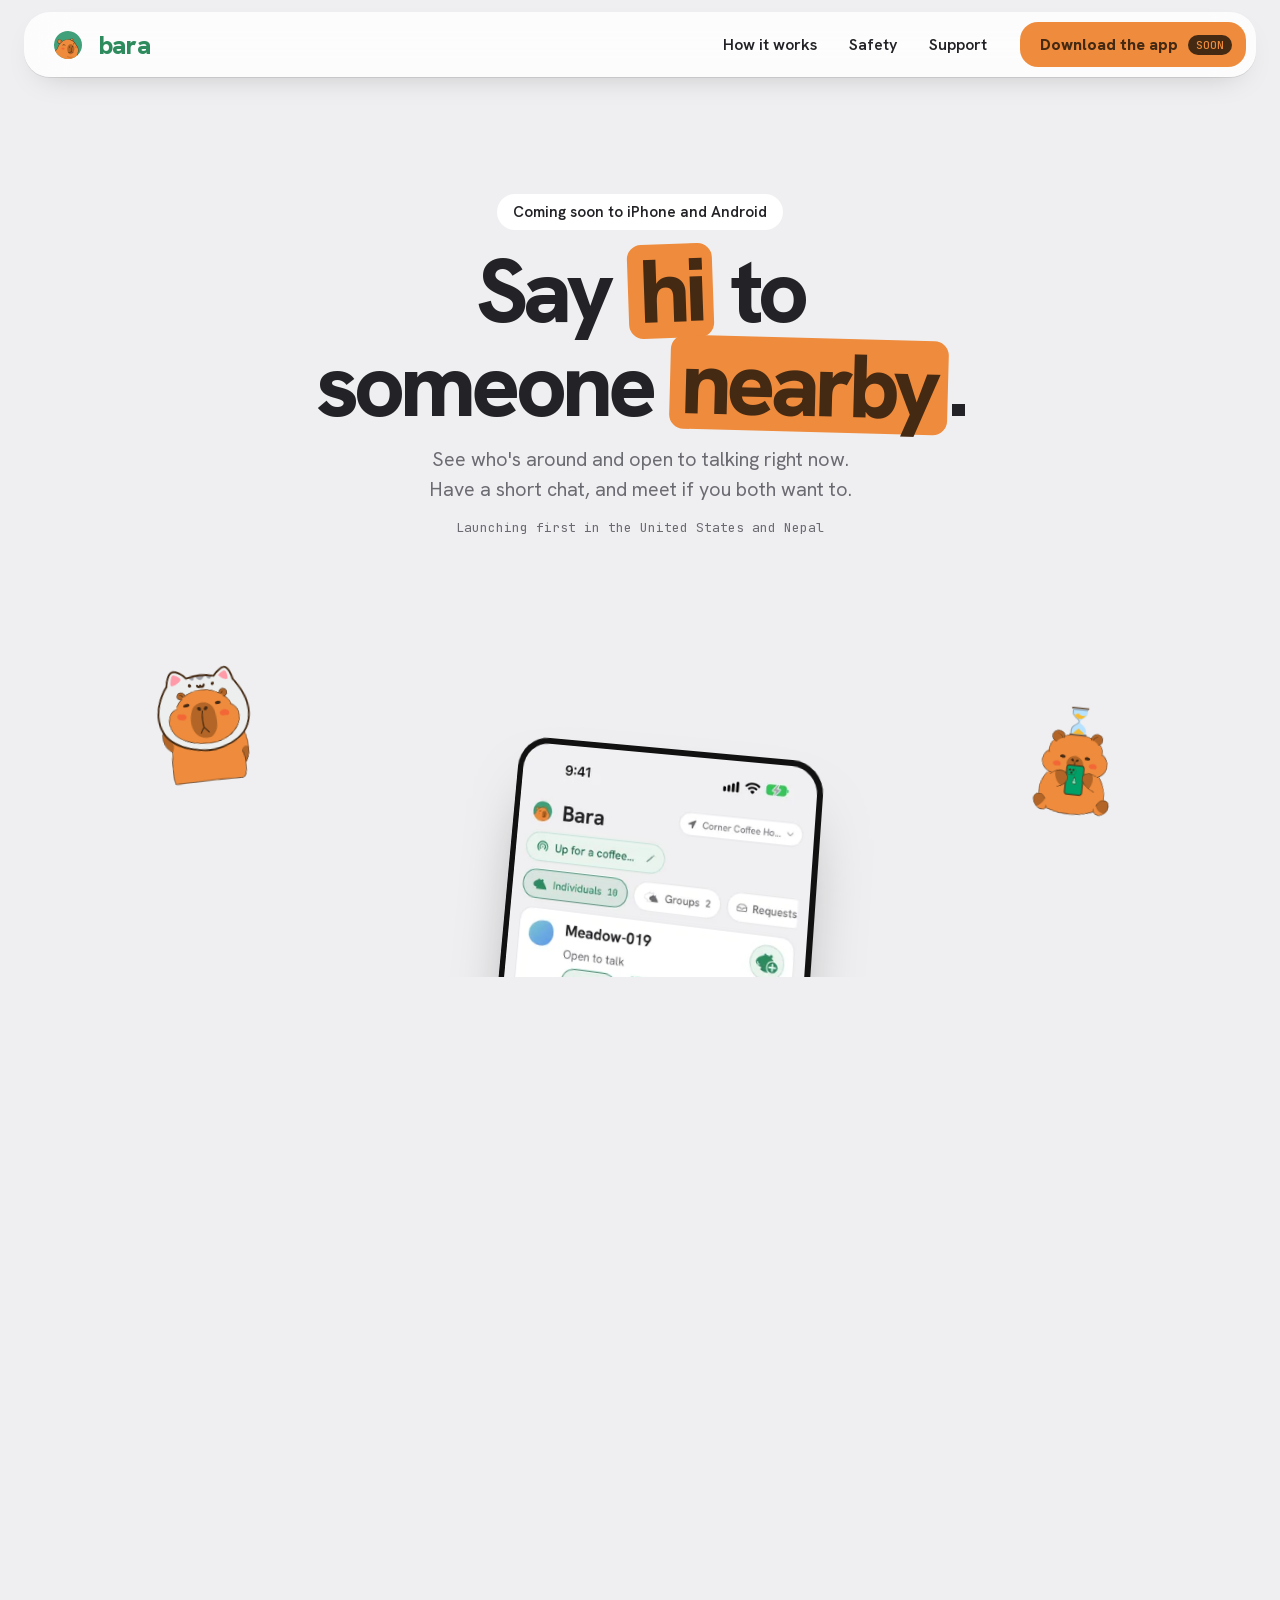
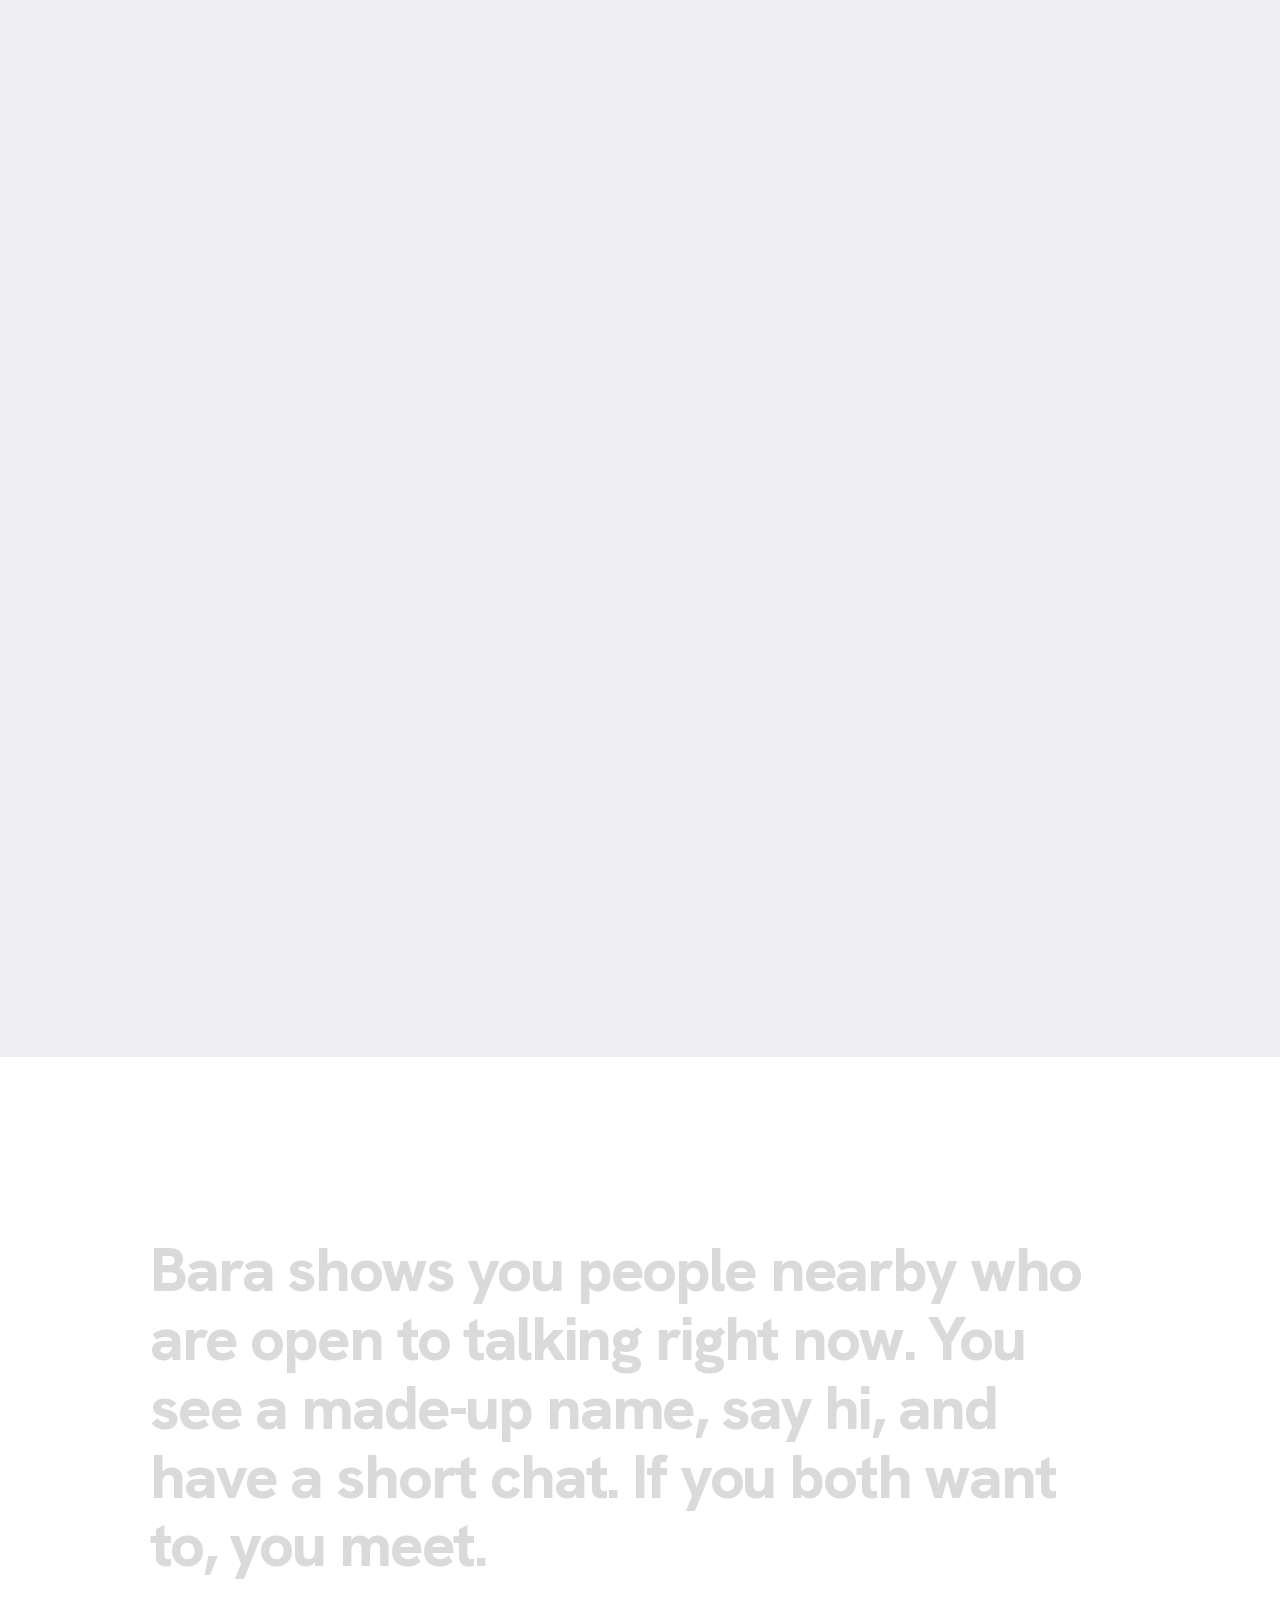
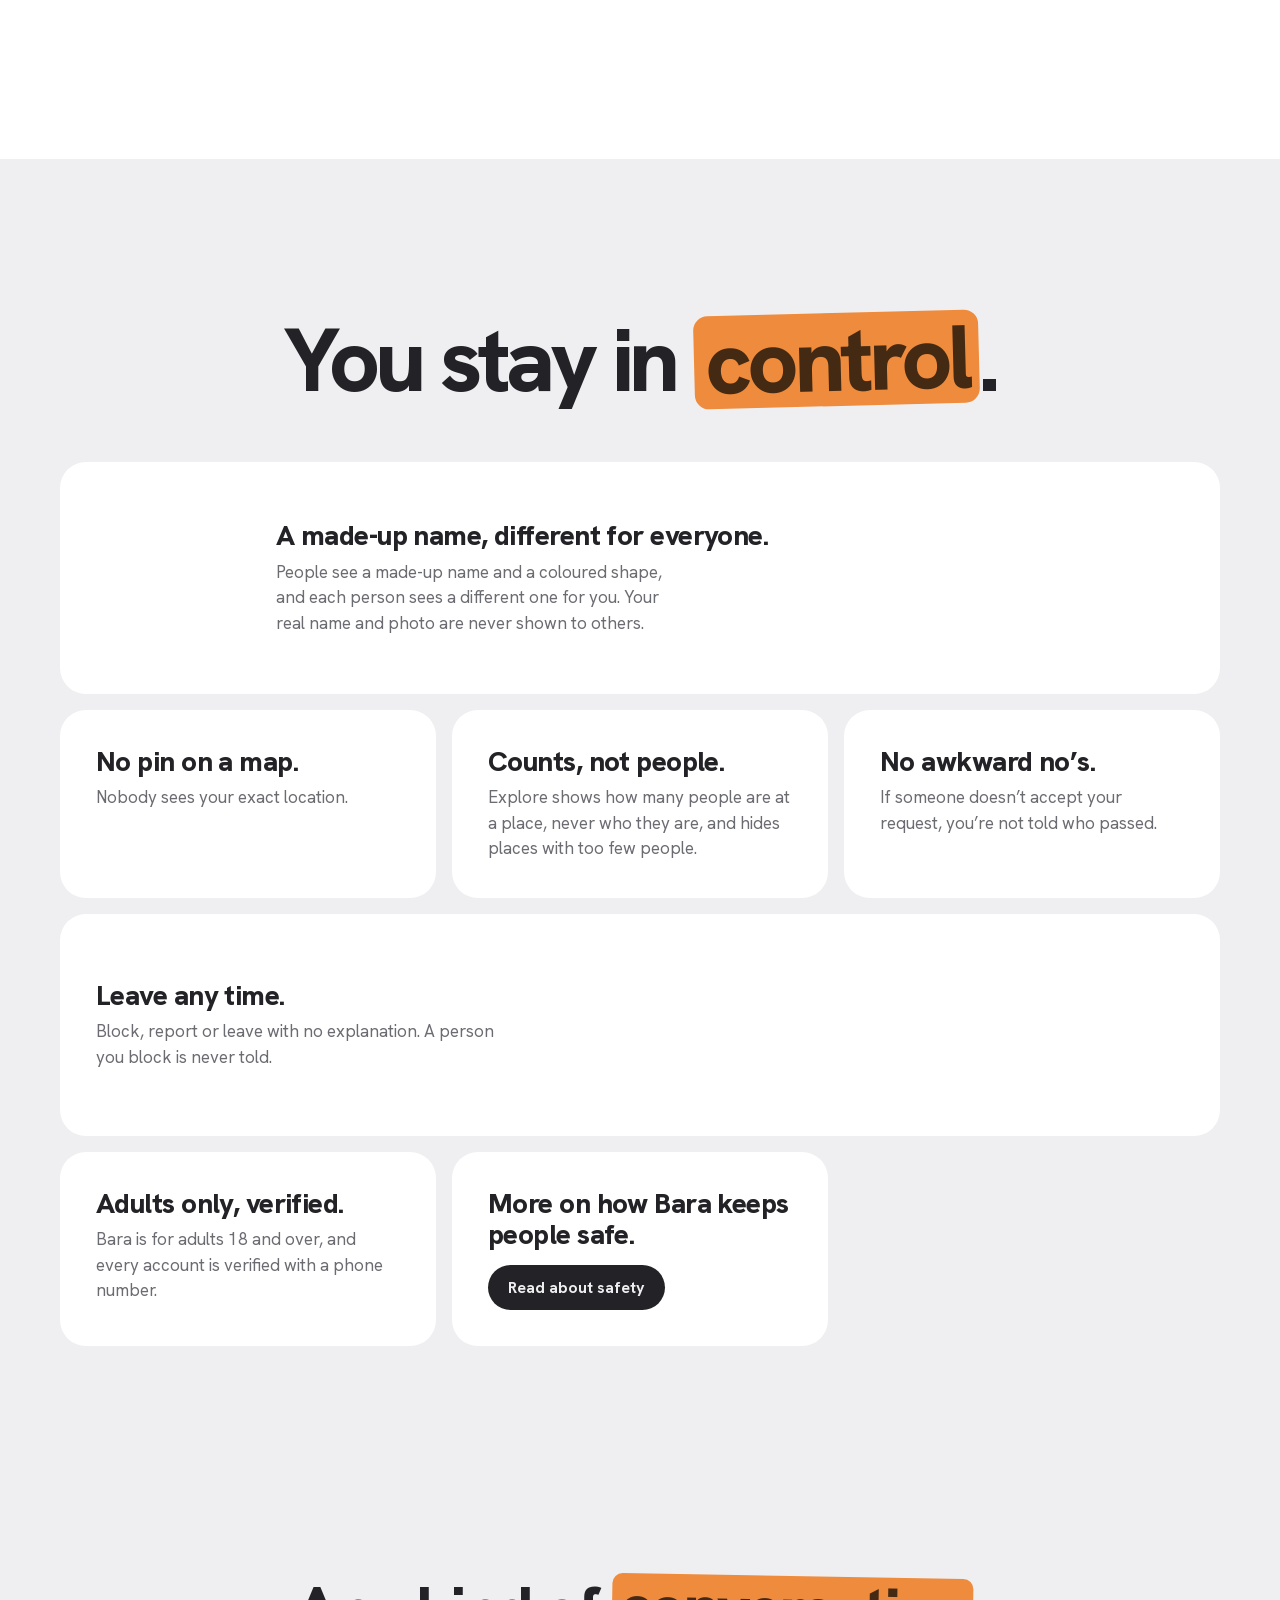
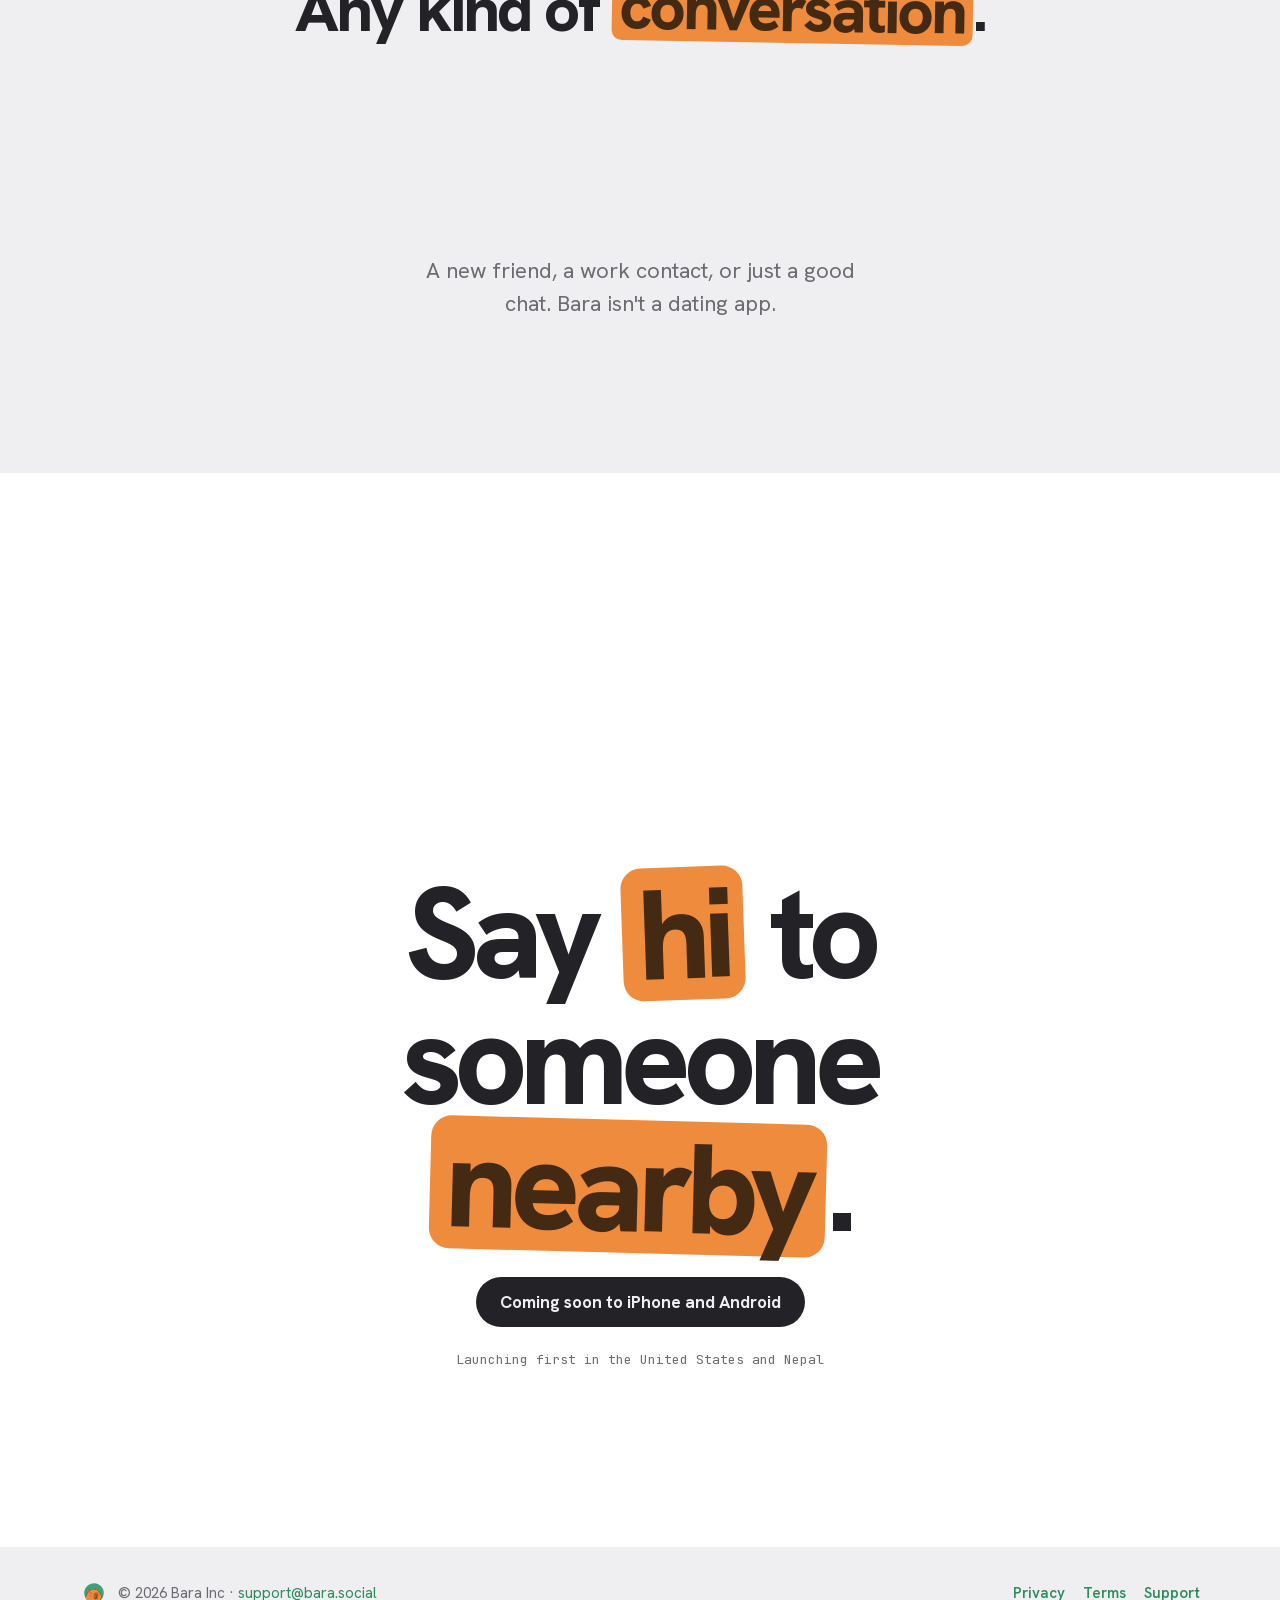
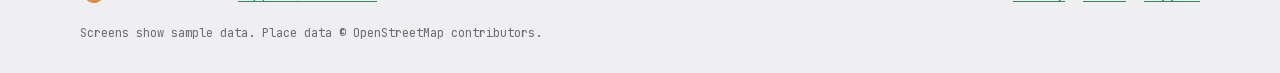
<file: index.html>
<!doctype html>
<html lang="en" id="top">
<head>
<meta charset="utf-8">
<meta name="viewport" content="width=device-width, initial-scale=1">
<title>Bara: say hi to someone nearby</title>
<meta name="description" content="See who's around and open to talking right now. Have a short chat, and meet if you both want to. Coming soon to iPhone and Android.">
<meta property="og:title" content="Bara: say hi to someone nearby">
<meta property="og:description" content="See who's around and open to talking right now. Have a short chat, and meet if you both want to. Coming soon to iPhone and Android.">
<meta property="og:type" content="website">
<meta property="og:site_name" content="Bara">
<meta property="og:url" content="https://bara.social/">
<meta property="og:image" content="https://bara.social/img/share.png">
<meta property="og:image:width" content="1200">
<meta property="og:image:height" content="630">
<meta property="og:image:alt" content="Bara: say hi to someone nearby. Coming soon to iPhone and Android.">
<meta name="twitter:card" content="summary_large_image">
<meta name="twitter:image" content="https://bara.social/img/share.png">
<meta name="theme-color" content="#EFEFF1" media="(prefers-color-scheme: light)">
<meta name="theme-color" content="#1E1E21" media="(prefers-color-scheme: dark)">
<link rel="icon" href="img/favicon.svg" type="image/svg+xml">
<link rel="apple-touch-icon" href="img/apple-touch-icon.png">
<link rel="preload" href="fonts/HankenGrotesk-latin.woff2" as="font" type="font/woff2" crossorigin>
<link rel="stylesheet" href="styles.css">
<script src="main.js" defer></script>
</head>
<body>
<div class="page">
<header class="site-header">
  <nav class="bar" aria-label="Main">
    <a class="logo" href="#top" aria-label="Bara home"><img src="img/mark.svg" alt="" width="40" height="40"><span>bara</span></a>
    <div class="nav-right">
      <div class="nav-links"><a href="#how">How it works</a><a href="safety.html">Safety</a><a href="support.html">Support</a></div>
      <a class="download" href="#get">Download the app<span class="soon">SOON</span></a>
      <button class="burger" type="button" aria-expanded="false" aria-controls="mobile-menu" aria-label="Menu"><span></span><span></span><span></span></button>
    </div>
  </nav>
  <div class="mobile-menu" id="mobile-menu" hidden><a href="#how">How it works</a><a href="safety.html">Safety</a><a href="support.html">Support</a></div>
</header>
<main>
<section id="how" aria-label="Bara, and how it works" data-stage="" class="stage">
    <div data-stage-inner="" class="stage-inner">
      <div aria-hidden="true" data-kf='[[0.15,-0.6,0.5,0.7,0,0,-20,0],[0.2,-0.4,0.36,1,0,0,-6,1],[0.29,-0.4,0.32,1,0,0,0,1],[0.33,-0.5,0.24,0.8,0,0,8,0]]' data-kf-base="c" class="kf kf-hidden kf-drift"><img class="art" src="img/art/nearby_empty.svg" alt="" width="500" height="500"></div>
      <div aria-hidden="true" data-kf='[[0.33,0.6,0.5,0.7,0,0,20,0],[0.38,0.4,0.34,1,0,0,8,1],[0.46,0.4,0.3,1,0,0,14,1],[0.5,0.5,0.22,0.8,0,0,22,0]]' data-kf-base="c" class="kf kf-hidden kf-drift"><img class="art" src="img/art/onboarding_location.svg" alt="" width="600" height="600"></div>
      <div aria-hidden="true" data-kf='[[0.32,-0.6,-0.1,0.7,0,0,-15,0],[0.37,-0.42,0,1,0,0,-4,1],[0.46,-0.42,-0.04,1,0,0,2,1],[0.5,-0.52,-0.12,0.8,0,0,10,0]]' data-kf-base="c" class="kf kf-hidden kf-drift"><img class="art" src="img/art/invisible.svg" alt="" width="512" height="512"></div>
      <div aria-hidden="true" data-kf='[[0.5,0.6,-0.2,0.7,0,0,15,0],[0.55,0.42,-0.02,1,0,0,6,1],[0.66,0.42,-0.06,1,0,0,12,1],[0.7,0.52,-0.14,0.8,0,0,20,0]]' data-kf-base="c" class="kf kf-hidden kf-drift"><img class="art" src="img/art/onboarding_notifications.svg" alt="" width="600" height="600"></div>
      <div aria-hidden="true" data-kf='[[0.5,-0.62,0.5,0.7,0,0,-18,0],[0.55,-0.43,0.3,1,0,0,-8,1],[0.66,-0.43,0.26,1,0,0,-2,1],[0.7,-0.53,0.18,0.8,0,0,6,0]]' data-kf-base="c" class="kf kf-hidden kf-drift"><img class="art" src="img/art/requests_empty.svg" alt="" width="500" height="500"></div>
      <div aria-hidden="true" data-kf='[[0.72,0.6,0.5,0.7,0,0,18,0],[0.77,0.38,0.3,1,0,0,6,1],[1.18,0.38,0.26,1,0,0,12,1],[1.22,0.48,0.18,0.8,0,0,20,0]]' data-kf-base="c" class="kf kf-hidden kf-drift"><img class="art" src="img/art/onboarding_ready.svg" alt="" width="600" height="600"></div>

      <div data-kf='[[0,0,0,1,0,0,0,1],[0.07,0,0,1,0,0,0,1],[0.14,0,-0.1,1,0,0,0,0]]' data-kf-base="t" class="cap">
        <span class="pill">Coming soon to iPhone and Android</span>
        <h1 class="display">Say <mark style="--r:-2deg">hi</mark> to someone <mark style="--r:1.5deg">nearby</mark>.</h1>
        <p class="lead">See who's around and open to talking right now. Have a short chat, and meet if you both want to.</p>
        <span class="mono">Launching first in the United States and Nepal</span></div>

      <div data-kf='[[0,-0.34,0.22,1,0,0,-6,1],[0.12,-0.56,0.05,0.8,0,0,-14,0]]' data-kf-base="c" class="kf kf-hero-art"><img class="art" src="img/art/onboarding_alias.svg" alt="" width="512" height="512"></div>
      <div data-kf='[[0,0.34,0.26,1,0,0,6,1],[0.12,0.56,0.08,0.8,0,0,14,0]]' data-kf-base="c" class="kf kf-hero-art"><img class="art" src="img/art/onboarding_moment.svg" alt="" width="600" height="600"></div>

      <div data-kf='[[0.13,0,0.05,1,0,0,0,0],[0.18,0,0,1,0,0,0,1],[0.29,0,0,1,0,0,0,1],[0.33,0,-0.05,1,0,0,0,0]]' data-kf-base="t" class="cap kf-hidden"><span class="kicker">Nearby</span><h2 class="stage-h2">See who's <mark style="--r:-1.5deg">around</mark>.</h2><p class="lead">People within about 200 metres who are open to talk right now, each under a made-up name and a coloured shape. Each person sees a different one for you.</p></div>
      <div data-kf='[[0.32,0,0.05,1,0,0,0,0],[0.36,0,0,1,0,0,0,1],[0.46,0,0,1,0,0,0,1],[0.5,0,-0.05,1,0,0,0,0]]' data-kf-base="t" class="cap kf-hidden"><span class="kicker">Explore</span><h2 class="stage-h2">Find a <mark style="--r:1.5deg">place</mark>.</h2><p class="lead">Explore shows places near you and how many people are there, never who they are. Head over and pick your spot.</p></div>
      <div data-kf='[[0.49,0,0.05,1,0,0,0,0],[0.53,0,0,1,0,0,0,1],[0.66,0,0,1,0,0,0,1],[0.7,0,-0.05,1,0,0,0,0]]' data-kf-base="t" class="cap kf-hidden"><span class="kicker">Saying hi</span><h2 class="stage-h2">Nobody gets put on the <mark style="--r:-1.5deg">spot</mark>.</h2><p class="lead">If they don't accept, you're not told who passed. Chats run on a timer, and adding time needs both people to agree.</p></div>
      <div data-kf='[[0.69,0,0.05,1,0,0,0,0],[0.74,0,0,1,0,0,0,1],[1,0,0,1,0,0,0,1]]' data-kf-base="t" class="cap kf-hidden"><span class="kicker">Open tables</span><h2 class="stage-h2">Chats can <mark style="--r:1.5deg">grow</mark>.</h2><p class="lead">Others nearby can knock to join, up to 3 people at a table.</p></div>

      <div data-flip="" data-kf='[[0,0,0.64,1,8,-16,5,1],[0.06,0,0.58,1,6,-12,4,1],[0.17,0,0.4,1,0,0,0,1],[0.3,0,0.4,1,0,0,0,1],[0.37,0,0.4,1,0,180,0,1],[0.46,0,0.4,1,0,180,0,1],[0.52,0,0.5,0.92,0,180,0,0]]' data-kf-base="c" class="kf kf-flip">
        <div data-face="front"><div class="phone"><div class="phone-screen"><picture><source media="(prefers-color-scheme: dark)" srcset="img/screens/nearby-dark-400.webp 400w, img/screens/nearby-dark-800.webp 800w" sizes="min(360px, 36svh, 74vw)"><img src="img/screens/nearby-light-800.webp" srcset="img/screens/nearby-light-400.webp 400w, img/screens/nearby-light-800.webp 800w" sizes="min(360px, 36svh, 74vw)" alt="Bara's Nearby screen listing people under made-up names like Meadow-019" width="800" height="1739" decoding="async" fetchpriority="high"></picture></div></div></div>
        <div data-face="back" class="face-back"><div class="phone"><div class="phone-screen"><picture><source media="(prefers-color-scheme: dark)" srcset="img/screens/explore-dark-400.webp 400w, img/screens/explore-dark-800.webp 800w" sizes="min(360px, 36svh, 74vw)"><img src="img/screens/explore-light-800.webp" srcset="img/screens/explore-light-400.webp 400w, img/screens/explore-light-800.webp 800w" sizes="min(360px, 36svh, 74vw)" alt="Explore screen with nearby venues and a count of people at each" width="800" height="1739" decoding="async" loading="lazy"></picture></div></div></div>
      </div>

      <div data-kf='[[0.16,-0.45,0.04,0.8,0,0,-4,0],[0.21,-0.25,0.04,1,0,0,-4,1],[0.28,-0.25,0.04,1,0,0,-4,1],[0.32,-0.425,-0.01,0.85,0,0,-4,0]]' data-kf-base="c" class="kf kf-hidden chip"><span class="shape shape-a"></span><span class="chip-text"><span class="chip-name">Meadow-019</span><span class="chip-status">Open to talk</span></span></div>
      <div data-kf='[[0.18,0.468,0.17,0.8,0,0,3,0],[0.23,0.26,0.17,1,0,0,3,1],[0.28,0.26,0.17,1,0,0,3,1],[0.32,0.442,0.12,0.85,0,0,3,0]]' data-kf-base="c" class="kf kf-hidden chip"><span class="shape shape-b"></span><span class="chip-text"><span class="chip-name">Cypress-952</span><span class="chip-status">Here till 3</span></span></div>
      <div data-kf='[[0.2,-0.396,0.32,0.8,0,0,2,0],[0.25,-0.22,0.32,1,0,0,2,1],[0.28,-0.22,0.32,1,0,0,2,1],[0.32,-0.374,0.27,0.85,0,0,2,0]]' data-kf-base="c" class="kf kf-hidden chip"><span class="shape shape-c"></span><span class="chip-text"><span class="chip-name">Cliff-609</span><span class="chip-status">Reading by the window</span></span></div>

      <div data-kf='[[0.35,0.45,0.04,0.8,0,0,3,0],[0.4,0.25,0.04,1,0,0,3,1],[0.45,0.25,0.04,1,0,0,3,1],[0.49,0.425,-0.01,0.85,0,0,3,0]]' data-kf-base="c" class="kf kf-hidden tag">How many, never who</div>
      <div data-kf='[[0.37,-0.45,0.17,0.8,0,0,-3,0],[0.42,-0.25,0.17,1,0,0,-3,1],[0.45,-0.25,0.17,1,0,0,-3,1],[0.49,-0.425,0.12,0.85,0,0,-3,0]]' data-kf-base="c" class="kf kf-hidden tag">No pin on a map</div>
      <div data-kf='[[0.39,0.414,0.32,0.8,0,0,-2,0],[0.44,0.23,0.32,1,0,0,-2,1],[0.45,0.23,0.32,1,0,0,-2,1],[0.49,0.391,0.27,0.85,0,0,-2,0]]' data-kf-base="c" class="kf kf-hidden tag">Quiet places stay hidden</div>

      <div data-kf='[[0.47,0,0.7,0.612,0,0,0,0,0],[0.53,0,0.205,0.68,0,0,-6,1,-0.9],[0.65,0,0.205,0.68,0,0,-6,1,-0.9],[0.71,0,0.3,0.578,0,0,0,0,0]]' data-kf-base="c" class="kf kf-hidden z1"><div class="phone"><div class="phone-screen"><picture><source media="(prefers-color-scheme: dark)" srcset="img/screens/person-card-dark-400.webp 400w, img/screens/person-card-dark-800.webp 800w" sizes="min(360px, 36svh, 74vw)"><img src="img/screens/person-card-light-800.webp" srcset="img/screens/person-card-light-400.webp 400w, img/screens/person-card-light-800.webp 800w" sizes="min(360px, 36svh, 74vw)" alt="A person card with a chat request button" width="800" height="1739" decoding="async" loading="lazy"></picture></div></div></div>
      <div data-kf='[[0.49,0,0.7,0.612,0,0,0,0,0],[0.55,0,0.205,0.68,0,0,6,1,0.9],[0.65,0,0.205,0.68,0,0,6,1,0.9],[0.71,0,0.3,0.578,0,0,0,0,0]]' data-kf-base="c" class="kf kf-hidden z1"><div class="phone"><div class="phone-screen"><picture><source media="(prefers-color-scheme: dark)" srcset="img/screens/chat-met-dark-400.webp 400w, img/screens/chat-met-dark-800.webp 800w" sizes="min(360px, 36svh, 74vw)"><img src="img/screens/chat-met-light-800.webp" srcset="img/screens/chat-met-light-400.webp 400w, img/screens/chat-met-light-800.webp 800w" sizes="min(360px, 36svh, 74vw)" alt="The chat after both people opted in to meet" width="800" height="1739" decoding="async" loading="lazy"></picture></div></div></div>
      <div data-kf='[[0.48,0,0.7,0.63,0,0,0,0,0],[0.54,0,0.205,0.7,0,0,0,1,0],[0.65,0,0.205,0.7,0,0,0,1,0],[0.71,0,0.3,0.595,0,0,0,0,0]]' data-kf-base="c" class="kf kf-hidden z2"><div class="phone"><div class="phone-screen"><picture><source media="(prefers-color-scheme: dark)" srcset="img/screens/chat-dark-400.webp 400w, img/screens/chat-dark-800.webp 800w" sizes="min(360px, 36svh, 74vw)"><img src="img/screens/chat-light-800.webp" srcset="img/screens/chat-light-400.webp 400w, img/screens/chat-light-800.webp 800w" sizes="min(360px, 36svh, 74vw)" alt="A one-to-one chat with a countdown" width="800" height="1739" decoding="async" loading="lazy"></picture></div></div></div>
      <div data-kf='[[0.52,0,0.5,1,0,0,0,0],[0.57,0,0.455,1,0,0,0,1],[0.65,0,0.455,1,0,0,0,1],[0.69,0,0.5,1,0,0,0,0]]' data-kf-base="c" class="kf kf-hidden steps"><span class="step">1 · Request</span><span class="step">2 · Short chat</span><span class="step">3 · Meet</span></div>
      <div data-kf='[[0.69,0.04,0.95,0.9,20,28,0,0],[0.77,0.04,0.4,1,4,-14,-3,1],[0.9,0.04,0.4,1,0,-6,-1,1],[1,0.04,0.4,1,0,-4,0,1]]' data-kf-base="c" class="kf kf-hidden z2"><div class="phone"><div class="phone-screen"><picture><source media="(prefers-color-scheme: dark)" srcset="img/screens/group-chat-dark-400.webp 400w, img/screens/group-chat-dark-800.webp 800w" sizes="min(360px, 36svh, 74vw)"><img src="img/screens/group-chat-light-800.webp" srcset="img/screens/group-chat-light-400.webp 400w, img/screens/group-chat-light-800.webp 800w" sizes="min(360px, 36svh, 74vw)" alt="A three-person table chat" width="800" height="1739" decoding="async" loading="lazy"></picture></div></div></div>
      <div data-kf='[[0.74,-0.2,0.55,0.4,0,0,-12,0],[0.81,-0.2,0.33,1,0,0,-4,1],[1,-0.2,0.33,1,0,0,-4,1]]' data-kf-base="c" class="kf kf-hidden kf-table-art"><img class="art" src="img/art/groups_empty.svg" alt="" width="500" height="500"></div>
    </div>
  </section>

<section class="statement" aria-label="What Bara is">
  <div class="float st-l" aria-hidden="true" data-px="0.25" data-pxx="0" data-rot="-0.02"><img class="art" src="img/art/onboarding_moment.svg" alt="" width="600" height="600" loading="lazy"></div>
  <div class="float st-r" aria-hidden="true" data-px="-0.2" data-pxx="0" data-rot="0.015"><img class="art" src="img/art/nearby_empty.svg" alt="" width="500" height="500" loading="lazy"></div>
  <p data-reveal><span data-word>Bara </span><span data-word>shows </span><span data-word>you </span><span data-word>people </span><span data-word>nearby </span><span data-word>who </span><span data-word>are </span><span data-word>open </span><span data-word>to </span><span data-word>talking </span><span data-word>right </span><span data-word>now. </span><span data-word>You </span><span data-word>see </span><span data-word>a </span><span data-word>made-up </span><span data-word>name, </span><span data-word>say </span><span data-word>hi, </span><span data-word>and </span><span data-word>have </span><span data-word>a </span><span data-word>short </span><span data-word>chat. </span><span data-word>If </span><span data-word>you </span><span data-word>both </span><span data-word>want </span><span data-word>to, </span><span data-word>you </span><span data-word>meet. </span></p>
</section>

<section class="control" aria-labelledby="safe-h">
  <div class="float ct-l" aria-hidden="true" data-px="0.3" data-pxx="0" data-rot="0.03"><img class="art" src="img/art/onboarding_alias.svg" alt="" width="512" height="512" loading="lazy"></div>
  <div class="float ct-r" aria-hidden="true" data-px="0.15" data-pxx="0" data-rot="-0.025"><img class="art" src="img/art/onboarding_keep.svg" alt="" width="600" height="600" loading="lazy"></div>
  <div class="control-inner">
    <h2 id="safe-h" class="big-h2">You stay in <mark style="--r:-1.5deg">control</mark>.</h2>
    <ul class="bento">
      <li class="tile tile-wide"><div class="tile-art" data-px="0.12"><img class="art" src="img/art/onboarding_keep.svg" alt="" width="600" height="600" loading="lazy"></div><div class="tile-text"><h3>A made-up name, different for everyone.</h3><p>People see a made-up name and a coloured shape, and each person sees a different one for you. Your real name and photo are never shown to others.</p></div></li>
      <li class="tile"><div class="tile-text"><h3>No pin on a map.</h3><p>Nobody sees your exact location.</p></div></li>
      <li class="tile"><div class="tile-text"><h3>Counts, not people.</h3><p>Explore shows how many people are at a place, never who they are, and hides places with too few people.</p></div></li>
      <li class="tile"><div class="tile-text"><h3>No awkward no’s.</h3><p>If someone doesn’t accept your request, you’re not told who passed.</p></div></li>
      <li class="tile tile-wide"><div class="tile-text"><h3>Leave any time.</h3><p>Block, report or leave with no explanation. A person you block is never told.</p></div><div class="tile-art tile-art-end" data-px="0.12"><img class="art" src="img/art/invisible.svg" alt="" width="512" height="512" loading="lazy"></div></li>
      <li class="tile"><div class="tile-text"><h3>Adults only, verified.</h3><p>Bara is for adults 18 and over, and every account is verified with a phone number.</p></div></li>
      <li class="tile"><div class="tile-cta"><h3>More on how Bara keeps people safe.</h3><a class="btn" href="safety.html">Read about safety</a></div></li>
    </ul>
  </div>
</section>

<section class="who" aria-labelledby="who-h">
  <div class="float who-l" aria-hidden="true" data-px="-0.18" data-pxx="0.15" data-rot="0.02"><img class="art" src="img/art/groups_empty.svg" alt="" width="500" height="500" loading="lazy"></div>
  <div class="float who-r" aria-hidden="true" data-px="0.22" data-pxx="0" data-rot="-0.02"><img class="art" src="img/art/onboarding_how.svg" alt="" width="600" height="600" loading="lazy"></div>
  <div class="who-head"><h2 id="who-h">Any kind of <mark style="--r:1deg">conversation</mark>.</h2></div>
  <div class="marquee" aria-hidden="true" data-marquee="1"><span>A new friend</span><span class="dotsep">·</span><span class="green">A work contact</span><span class="dotsep">·</span><span>Just a good chat</span><span class="dotsep">·</span><span>A new friend</span><span class="dotsep">·</span><span class="green">A work contact</span></div>
  <p class="who-line">A new friend, a work contact, or just a good chat. Bara isn't a dating app.</p>
</section>

<section class="closing" id="get" aria-labelledby="close-h">
  <div class="float cl-l" aria-hidden="true" data-px="0.3" data-pxx="0" data-rot="-0.03"><img class="art" src="img/art/invisible.svg" alt="" width="512" height="512" loading="lazy"></div>
  <div class="float cl-r" aria-hidden="true" data-px="-0.25" data-pxx="0" data-rot="0.03"><img class="art" src="img/art/onboarding_notifications.svg" alt="" width="600" height="600" loading="lazy"></div>
  <div class="closing-art" data-px="0.25"><img class="art" src="img/art/onboarding_ready.svg" alt="" width="600" height="600" loading="lazy"></div>
  <h2 id="close-h">Say <mark style="--r:-2deg">hi</mark> to someone <mark style="--r:1.5deg">nearby</mark>.</h2>
  <span class="soon-pill">Coming soon to iPhone and Android</span>
  <span class="mono">Launching first in the United States and Nepal</span>
</section>
</main>
<footer class="site-footer">
  <div class="footer-inner">
    <div class="footer-row">
      <div class="footer-id"><img src="img/mark.svg" alt="" width="28" height="28"><span>© 2026 Bara Inc · <a href="mailto:support@bara.social">support@bara.social</a></span></div>
      <div class="footer-links"><a href="privacy.html">Privacy</a><a href="terms.html">Terms</a><a href="support.html">Support</a></div>
    </div>
    <p class="footer-note">Screens show sample data. Place data © OpenStreetMap contributors.</p>
  </div>
</footer>
</div>
</body>
</html>
</file>
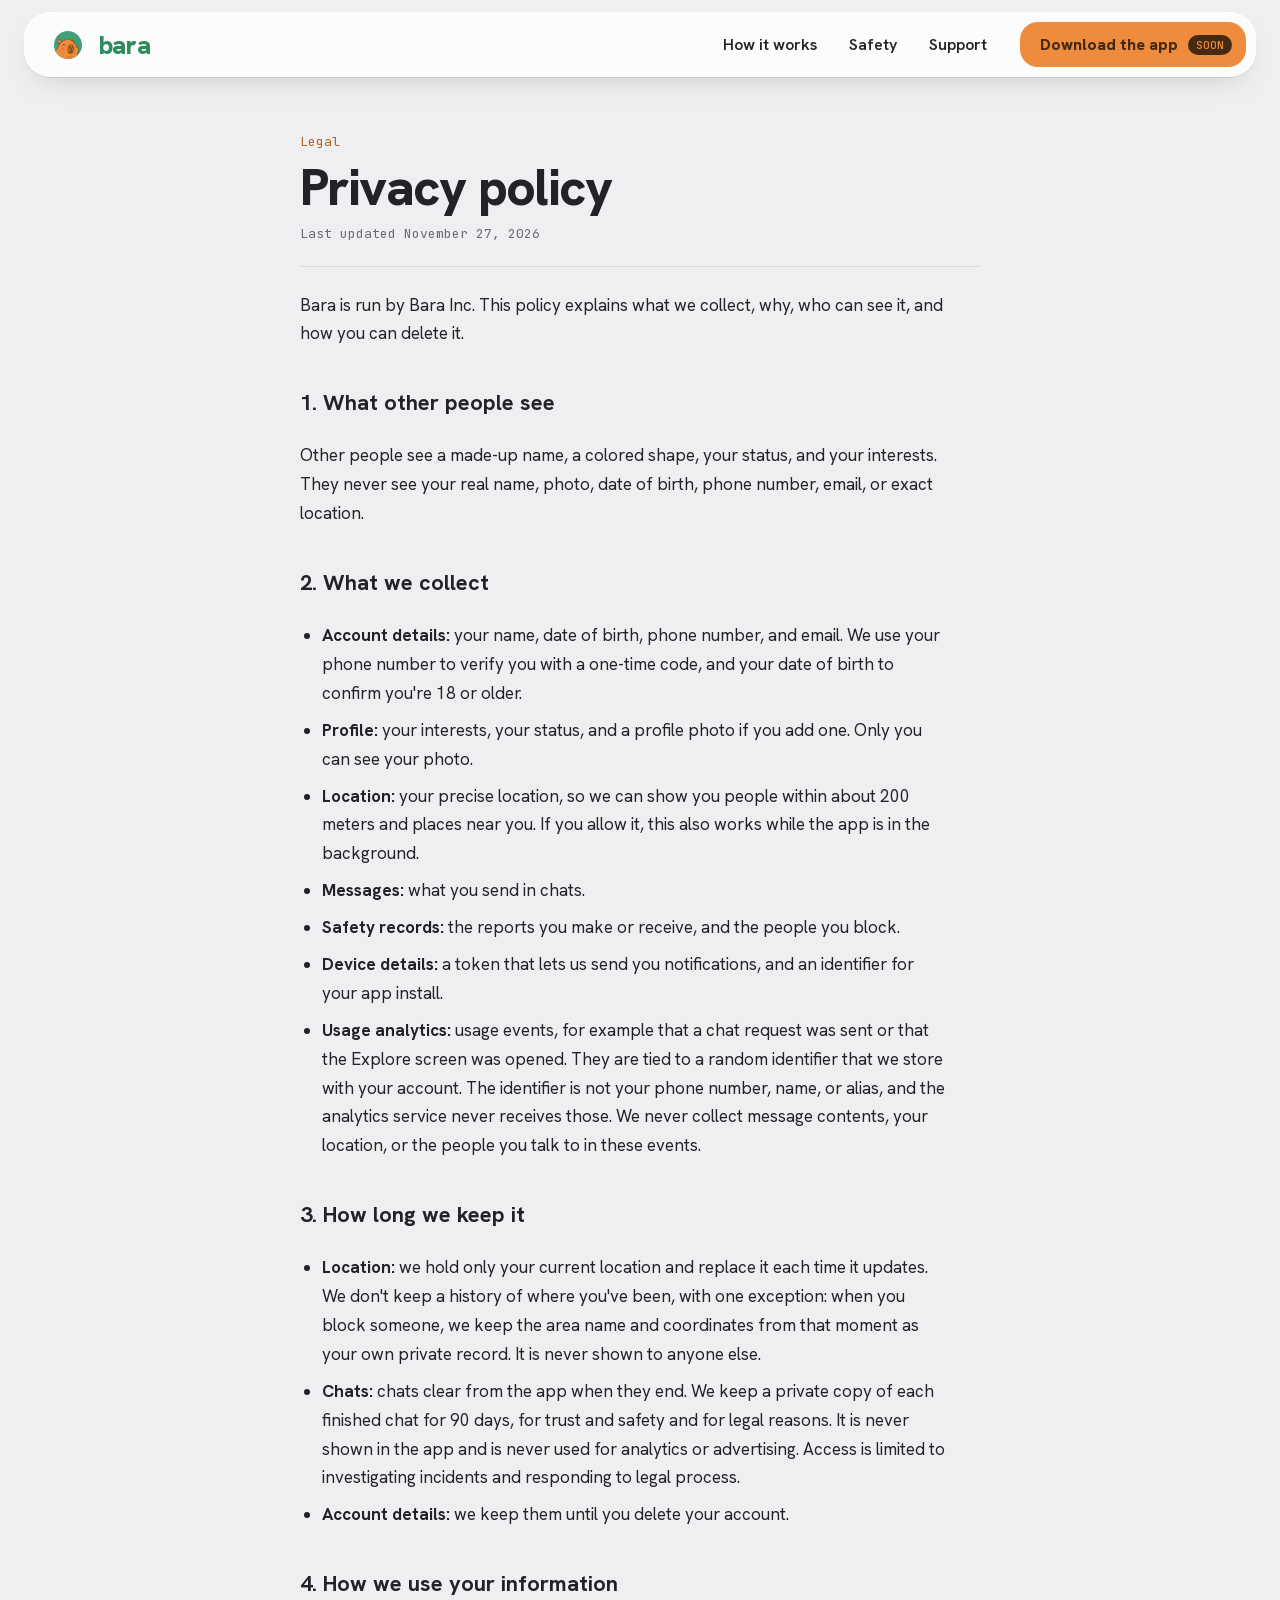
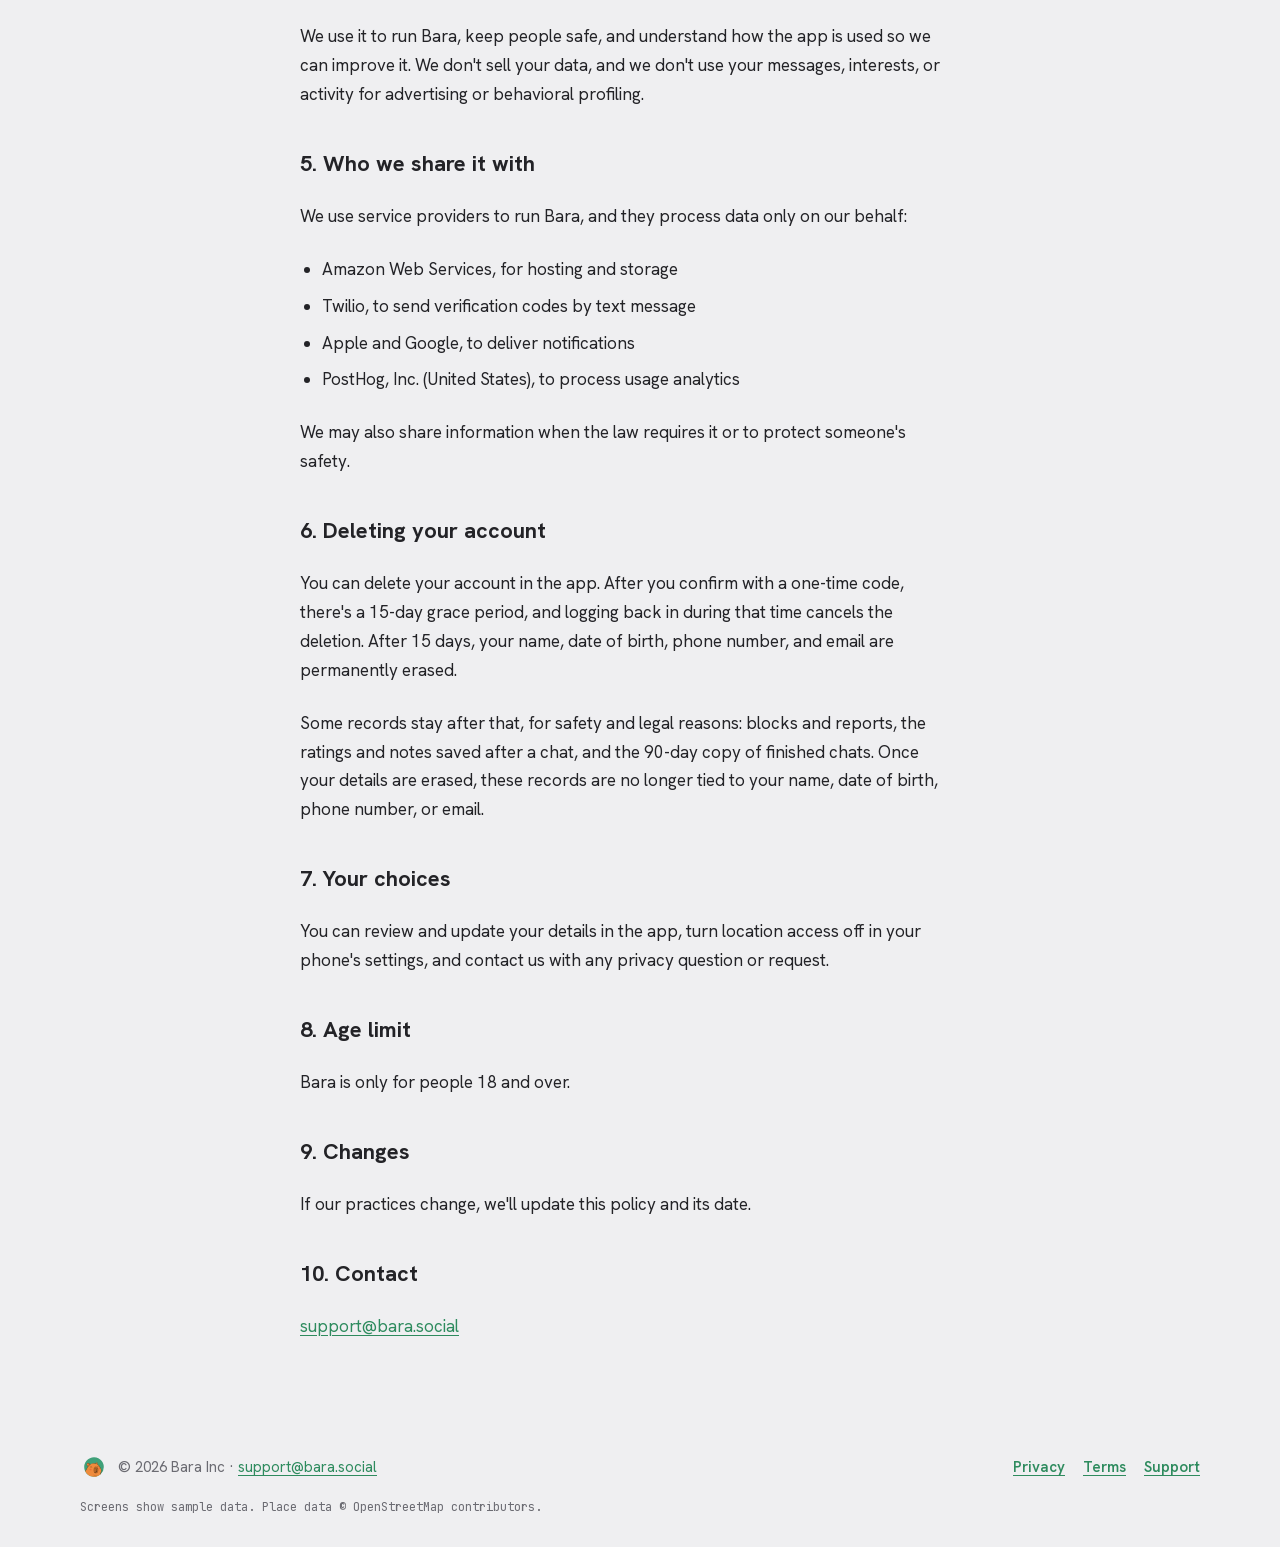
<file: privacy.html>
<!doctype html>
<html lang="en" id="top">
<head>
<meta charset="utf-8">
<meta name="viewport" content="width=device-width, initial-scale=1">
<title>Bara privacy policy</title>
<meta name="description" content="What Bara collects, how it is used, who can see it, and how to delete it.">
<meta property="og:title" content="Bara privacy policy">
<meta property="og:description" content="What Bara collects, how it is used, who can see it, and how to delete it.">
<meta property="og:type" content="website">
<meta property="og:site_name" content="Bara">
<meta property="og:url" content="https://bara.social/privacy.html">
<meta property="og:image" content="https://bara.social/img/share.png">
<meta property="og:image:width" content="1200">
<meta property="og:image:height" content="630">
<meta property="og:image:alt" content="Bara: say hi to someone nearby. Coming soon to iPhone and Android.">
<meta name="twitter:card" content="summary_large_image">
<meta name="twitter:image" content="https://bara.social/img/share.png">
<meta name="theme-color" content="#EFEFF1" media="(prefers-color-scheme: light)">
<meta name="theme-color" content="#1E1E21" media="(prefers-color-scheme: dark)">
<link rel="icon" href="img/favicon.svg" type="image/svg+xml">
<link rel="apple-touch-icon" href="img/apple-touch-icon.png">
<link rel="preload" href="fonts/HankenGrotesk-latin.woff2" as="font" type="font/woff2" crossorigin>
<link rel="stylesheet" href="styles.css">
<script src="main.js" defer></script>
</head>
<body>
<div class="page">
<header class="site-header">
  <nav class="bar" aria-label="Main">
    <a class="logo" href="index.html" aria-label="Bara home"><img src="img/mark.svg" alt="" width="40" height="40"><span>bara</span></a>
    <div class="nav-right">
      <div class="nav-links"><a href="index.html#how">How it works</a><a href="safety.html">Safety</a><a href="support.html">Support</a></div>
      <a class="download" href="index.html#get">Download the app<span class="soon">SOON</span></a>
      <button class="burger" type="button" aria-expanded="false" aria-controls="mobile-menu" aria-label="Menu"><span></span><span></span><span></span></button>
    </div>
  </nav>
  <div class="mobile-menu" id="mobile-menu" hidden><a href="index.html#how">How it works</a><a href="safety.html">Safety</a><a href="support.html">Support</a></div>
</header>
<main>
<article class="legal">
  <div class="legal-head"><span class="kicker">Legal</span><h1>Privacy policy</h1><span class="mono">Last updated November 27, 2026</span></div>
  <p>Bara is run by Bara Inc. This policy explains what we collect, why, who can see it, and how you can delete it.</p>

    <h2>What other people see</h2>
    <p>Other people see a made-up name, a colored shape, your status, and your interests. They never see your real name, photo, date of birth, phone number, email, or exact location.</p>

    <h2>What we collect</h2>
    <ul>
      <li><strong>Account details:</strong> your name, date of birth, phone number, and email. We use your phone number to verify you with a one-time code, and your date of birth to confirm you're 18 or older.</li>
      <li><strong>Profile:</strong> your interests, your status, and a profile photo if you add one. Only you can see your photo.</li>
      <li><strong>Location:</strong> your precise location, so we can show you people within about 200 meters and places near you. If you allow it, this also works while the app is in the background.</li>
      <li><strong>Messages:</strong> what you send in chats.</li>
      <li><strong>Safety records:</strong> the reports you make or receive, and the people you block.</li>
      <li><strong>Device details:</strong> a token that lets us send you notifications, and an identifier for your app install.</li>
      <li><strong>Usage analytics:</strong> usage events, for example that a chat request was sent or that the Explore screen was opened. They are tied to a random identifier that we store with your account. The identifier is not your phone number, name, or alias, and the analytics service never receives those. We never collect message contents, your location, or the people you talk to in these events.</li>
    </ul>

    <h2>How long we keep it</h2>
    <ul>
      <li><strong>Location:</strong> we hold only your current location and replace it each time it updates. We don't keep a history of where you've been, with one exception: when you block someone, we keep the area name and coordinates from that moment as your own private record. It is never shown to anyone else.</li>
      <li><strong>Chats:</strong> chats clear from the app when they end. We keep a private copy of each finished chat for 90 days, for trust and safety and for legal reasons. It is never shown in the app and is never used for analytics or advertising. Access is limited to investigating incidents and responding to legal process.</li>
      <li><strong>Account details:</strong> we keep them until you delete your account.</li>
    </ul>

    <h2>How we use your information</h2>
    <p>We use it to run Bara, keep people safe, and understand how the app is used so we can improve it. We don't sell your data, and we don't use your messages, interests, or activity for advertising or behavioral profiling.</p>

    <h2>Who we share it with</h2>
    <p>We use service providers to run Bara, and they process data only on our behalf:</p>
    <ul>
      <li>Amazon Web Services, for hosting and storage</li>
      <li>Twilio, to send verification codes by text message</li>
      <li>Apple and Google, to deliver notifications</li>
      <li>PostHog, Inc. (United States), to process usage analytics</li>
    </ul>
    <p>We may also share information when the law requires it or to protect someone's safety.</p>

    <h2>Deleting your account</h2>
    <p>You can delete your account in the app. After you confirm with a one-time code, there's a 15-day grace period, and logging back in during that time cancels the deletion. After 15 days, your name, date of birth, phone number, and email are permanently erased.</p>
    <p>Some records stay after that, for safety and legal reasons: blocks and reports, the ratings and notes saved after a chat, and the 90-day copy of finished chats. Once your details are erased, these records are no longer tied to your name, date of birth, phone number, or email.</p>

    <h2>Your choices</h2>
    <p>You can review and update your details in the app, turn location access off in your phone's settings, and contact us with any privacy question or request.</p>

    <h2>Age limit</h2>
    <p>Bara is only for people 18 and over.</p>

    <h2>Changes</h2>
    <p>If our practices change, we'll update this policy and its date.</p>

    <h2>Contact</h2>
    <p><a href="mailto:support@bara.social">support@bara.social</a></p>
</article>
</main>
<footer class="site-footer">
  <div class="footer-inner">
    <div class="footer-row">
      <div class="footer-id"><img src="img/mark.svg" alt="" width="28" height="28"><span>© 2026 Bara Inc · <a href="mailto:support@bara.social">support@bara.social</a></span></div>
      <div class="footer-links"><a href="privacy.html">Privacy</a><a href="terms.html">Terms</a><a href="support.html">Support</a></div>
    </div>
    <p class="footer-note">Screens show sample data. Place data © OpenStreetMap contributors.</p>
  </div>
</footer>
</div>
</body>
</html>
</file>
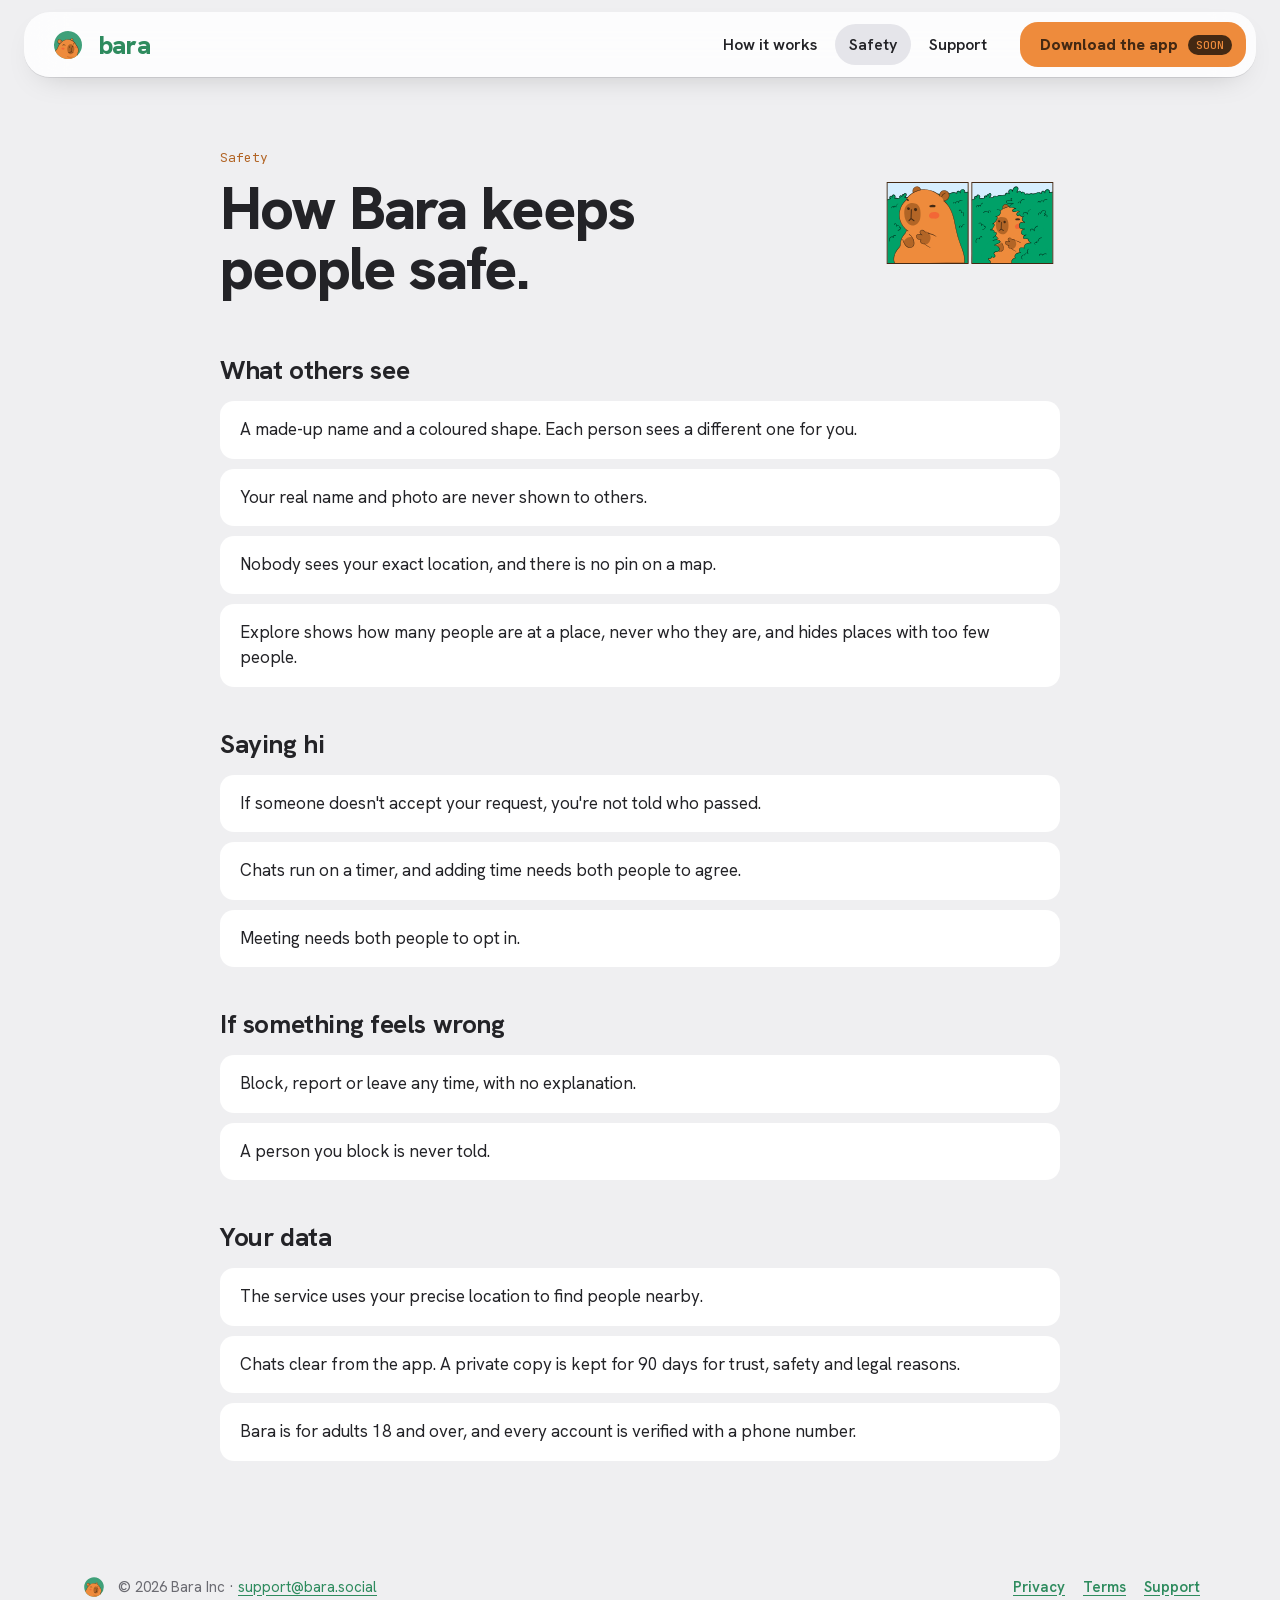
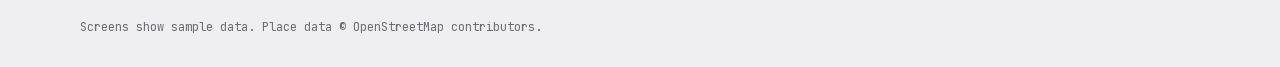
<file: safety.html>
<!doctype html>
<html lang="en" id="top">
<head>
<meta charset="utf-8">
<meta name="viewport" content="width=device-width, initial-scale=1">
<title>How Bara keeps people safe</title>
<meta name="description" content="What others see, how saying hi works, what to do if something feels wrong, and what happens to your data.">
<meta property="og:title" content="How Bara keeps people safe">
<meta property="og:description" content="What others see, how saying hi works, what to do if something feels wrong, and what happens to your data.">
<meta property="og:type" content="website">
<meta property="og:site_name" content="Bara">
<meta property="og:url" content="https://bara.social/safety.html">
<meta property="og:image" content="https://bara.social/img/share.png">
<meta property="og:image:width" content="1200">
<meta property="og:image:height" content="630">
<meta property="og:image:alt" content="Bara: say hi to someone nearby. Coming soon to iPhone and Android.">
<meta name="twitter:card" content="summary_large_image">
<meta name="twitter:image" content="https://bara.social/img/share.png">
<meta name="theme-color" content="#EFEFF1" media="(prefers-color-scheme: light)">
<meta name="theme-color" content="#1E1E21" media="(prefers-color-scheme: dark)">
<link rel="icon" href="img/favicon.svg" type="image/svg+xml">
<link rel="apple-touch-icon" href="img/apple-touch-icon.png">
<link rel="preload" href="fonts/HankenGrotesk-latin.woff2" as="font" type="font/woff2" crossorigin>
<link rel="stylesheet" href="styles.css">
<script src="main.js" defer></script>
</head>
<body>
<div class="page">
<header class="site-header">
  <nav class="bar" aria-label="Main">
    <a class="logo" href="index.html" aria-label="Bara home"><img src="img/mark.svg" alt="" width="40" height="40"><span>bara</span></a>
    <div class="nav-right">
      <div class="nav-links"><a href="index.html#how">How it works</a><a href="safety.html" aria-current="page">Safety</a><a href="support.html">Support</a></div>
      <a class="download" href="index.html#get">Download the app<span class="soon">SOON</span></a>
      <button class="burger" type="button" aria-expanded="false" aria-controls="mobile-menu" aria-label="Menu"><span></span><span></span><span></span></button>
    </div>
  </nav>
  <div class="mobile-menu" id="mobile-menu" hidden><a href="index.html#how">How it works</a><a href="safety.html" aria-current="page">Safety</a><a href="support.html">Support</a></div>
</header>
<main>
<section class="narrow safety">
  <div class="safety-head">
    <div class="safety-title"><span class="kicker">Safety</span><h1>How Bara keeps people safe.</h1></div>
    <img src="img/art/onboarding_control.svg" alt="" width="180" height="180">
  </div>
  <div class="group"><h2>What others see</h2><ul><li>A made-up name and a coloured shape. Each person sees a different one for you.</li><li>Your real name and photo are never shown to others.</li><li>Nobody sees your exact location, and there is no pin on a map.</li><li>Explore shows how many people are at a place, never who they are, and hides places with too few people.</li></ul></div>
  <div class="group"><h2>Saying hi</h2><ul><li>If someone doesn't accept your request, you're not told who passed.</li><li>Chats run on a timer, and adding time needs both people to agree.</li><li>Meeting needs both people to opt in.</li></ul></div>
  <div class="group"><h2>If something feels wrong</h2><ul><li>Block, report or leave any time, with no explanation.</li><li>A person you block is never told.</li></ul></div>
  <div class="group"><h2>Your data</h2><ul><li>The service uses your precise location to find people nearby.</li><li>Chats clear from the app. A private copy is kept for 90 days for trust, safety and legal reasons.</li><li>Bara is for adults 18 and over, and every account is verified with a phone number.</li></ul></div>
</section>
</main>
<footer class="site-footer">
  <div class="footer-inner">
    <div class="footer-row">
      <div class="footer-id"><img src="img/mark.svg" alt="" width="28" height="28"><span>© 2026 Bara Inc · <a href="mailto:support@bara.social">support@bara.social</a></span></div>
      <div class="footer-links"><a href="privacy.html">Privacy</a><a href="terms.html">Terms</a><a href="support.html">Support</a></div>
    </div>
    <p class="footer-note">Screens show sample data. Place data © OpenStreetMap contributors.</p>
  </div>
</footer>
</div>
</body>
</html>
</file>
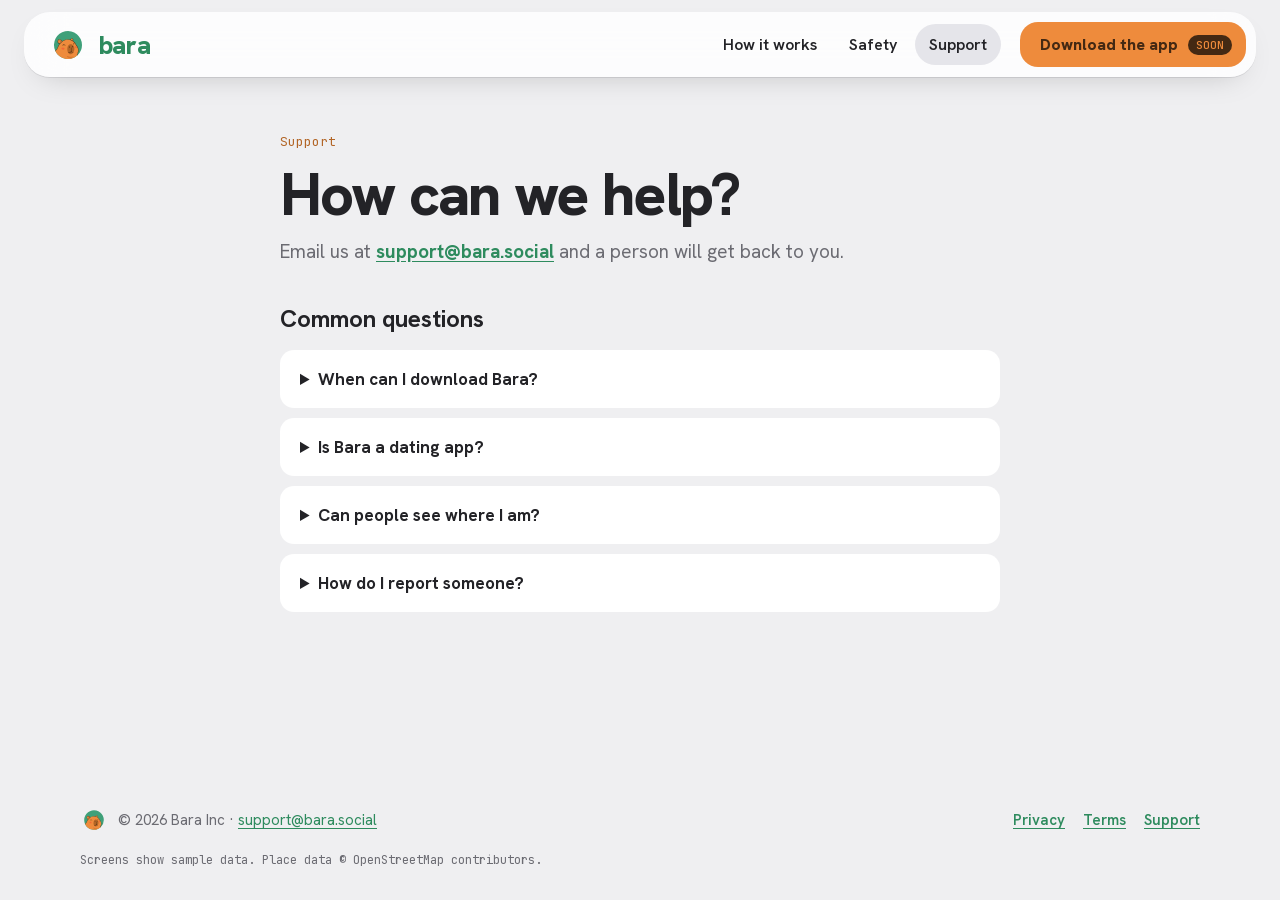
<file: support.html>
<!doctype html>
<html lang="en" id="top">
<head>
<meta charset="utf-8">
<meta name="viewport" content="width=device-width, initial-scale=1">
<title>Bara support</title>
<meta name="description" content="Email support@bara.social and a person will get back to you. Answers to common questions about Bara.">
<meta property="og:title" content="Bara support">
<meta property="og:description" content="Email support@bara.social and a person will get back to you. Answers to common questions about Bara.">
<meta property="og:type" content="website">
<meta property="og:site_name" content="Bara">
<meta property="og:url" content="https://bara.social/support.html">
<meta property="og:image" content="https://bara.social/img/share.png">
<meta property="og:image:width" content="1200">
<meta property="og:image:height" content="630">
<meta property="og:image:alt" content="Bara: say hi to someone nearby. Coming soon to iPhone and Android.">
<meta name="twitter:card" content="summary_large_image">
<meta name="twitter:image" content="https://bara.social/img/share.png">
<meta name="theme-color" content="#EFEFF1" media="(prefers-color-scheme: light)">
<meta name="theme-color" content="#1E1E21" media="(prefers-color-scheme: dark)">
<link rel="icon" href="img/favicon.svg" type="image/svg+xml">
<link rel="apple-touch-icon" href="img/apple-touch-icon.png">
<link rel="preload" href="fonts/HankenGrotesk-latin.woff2" as="font" type="font/woff2" crossorigin>
<link rel="stylesheet" href="styles.css">
<script src="main.js" defer></script>
</head>
<body>
<div class="page">
<header class="site-header">
  <nav class="bar" aria-label="Main">
    <a class="logo" href="index.html" aria-label="Bara home"><img src="img/mark.svg" alt="" width="40" height="40"><span>bara</span></a>
    <div class="nav-right">
      <div class="nav-links"><a href="index.html#how">How it works</a><a href="safety.html">Safety</a><a href="support.html" aria-current="page">Support</a></div>
      <a class="download" href="index.html#get">Download the app<span class="soon">SOON</span></a>
      <button class="burger" type="button" aria-expanded="false" aria-controls="mobile-menu" aria-label="Menu"><span></span><span></span><span></span></button>
    </div>
  </nav>
  <div class="mobile-menu" id="mobile-menu" hidden><a href="index.html#how">How it works</a><a href="safety.html">Safety</a><a href="support.html" aria-current="page">Support</a></div>
</header>
<main>
<section class="narrow support">
  <div class="support-head">
    <span class="kicker">Support</span>
    <h1>How can we help?</h1>
    <p>Email us at <a href="mailto:support@bara.social">support@bara.social</a> and a person will get back to you.</p>
  </div>
  <div class="faqs">
    <h2>Common questions</h2>
    <details><summary>When can I download Bara?</summary><p>Bara is coming soon to iPhone and Android, launching first in the United States and Nepal.</p></details>
    <details><summary>Is Bara a dating app?</summary><p>No. Bara is for any kind of conversation: a new friend, a work contact, or just a good chat.</p></details>
    <details><summary>Can people see where I am?</summary><p>Nobody sees your exact location, and there is no pin on a map.</p></details>
    <details><summary>How do I report someone?</summary><p>You can block, report or leave any time in the app, with no explanation.</p></details>
  </div>
</section>
</main>
<footer class="site-footer">
  <div class="footer-inner">
    <div class="footer-row">
      <div class="footer-id"><img src="img/mark.svg" alt="" width="28" height="28"><span>© 2026 Bara Inc · <a href="mailto:support@bara.social">support@bara.social</a></span></div>
      <div class="footer-links"><a href="privacy.html">Privacy</a><a href="terms.html">Terms</a><a href="support.html">Support</a></div>
    </div>
    <p class="footer-note">Screens show sample data. Place data © OpenStreetMap contributors.</p>
  </div>
</footer>
</div>
</body>
</html>
</file>
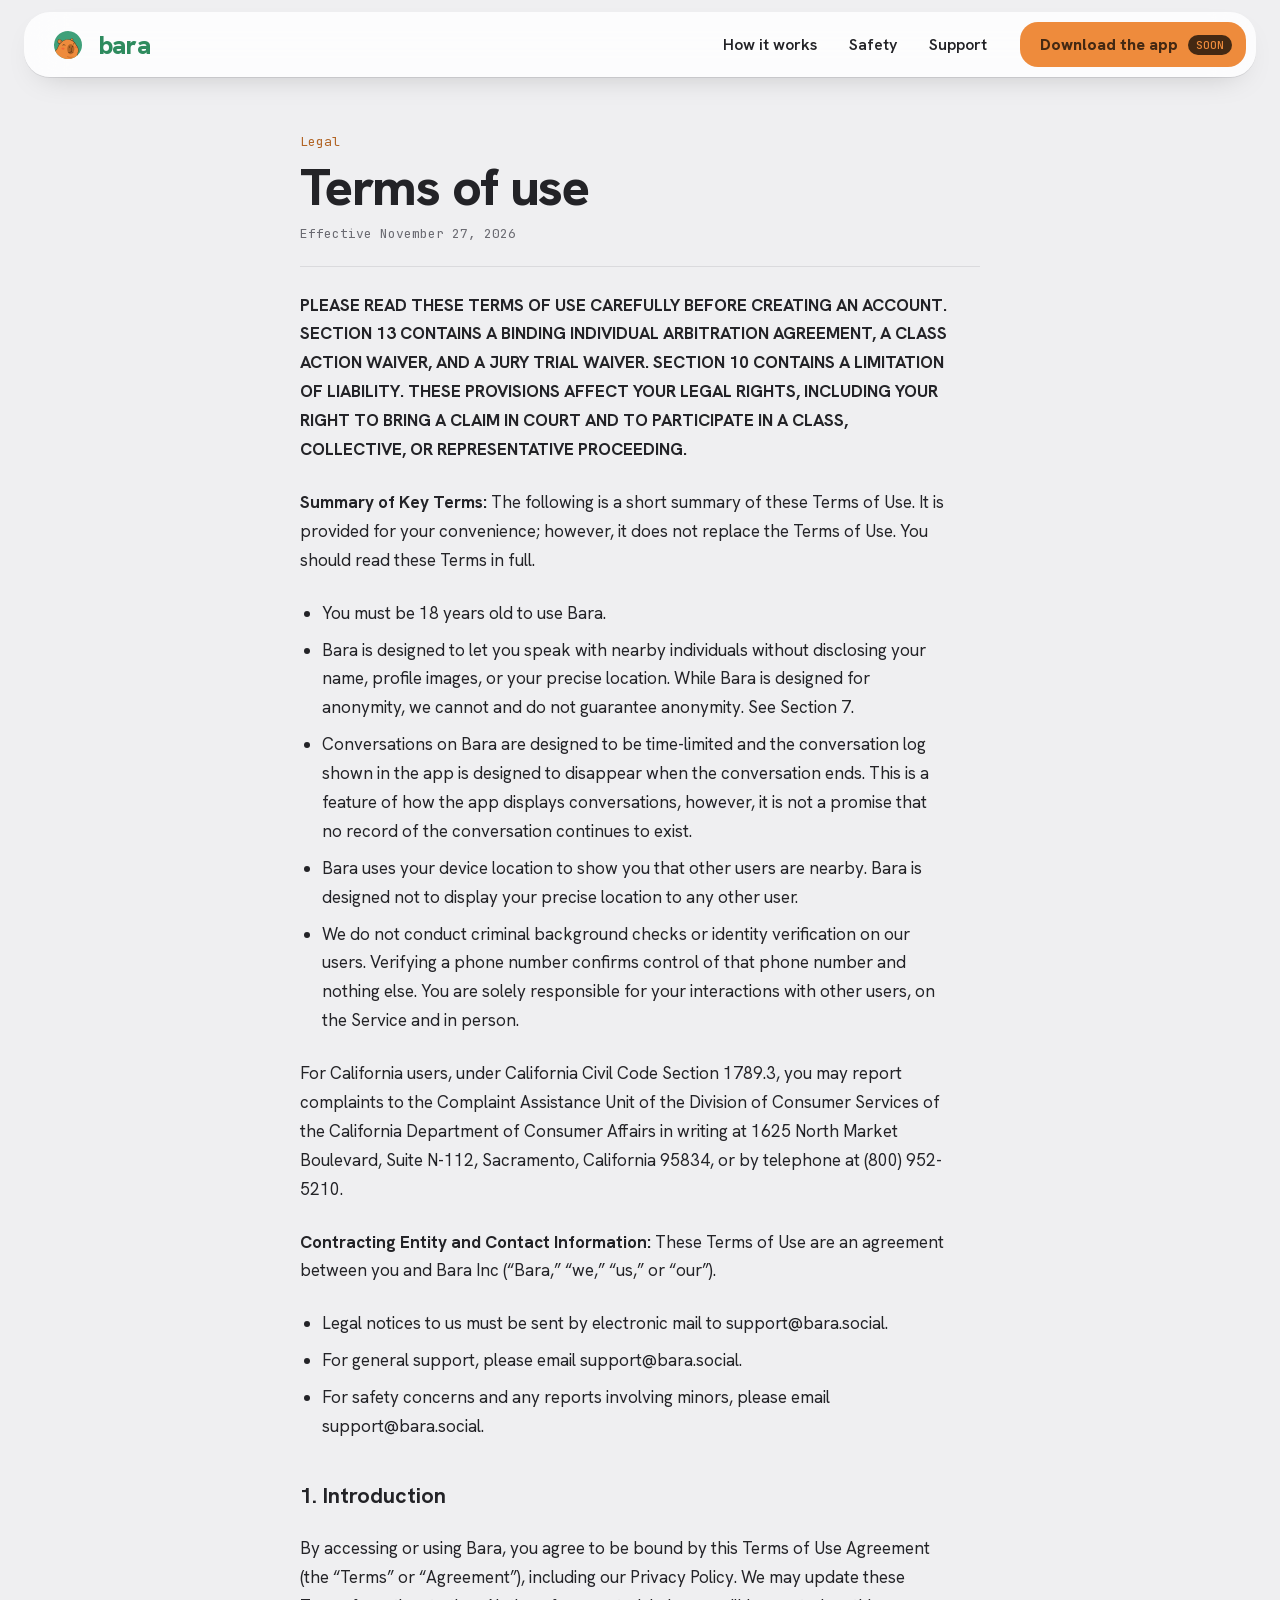
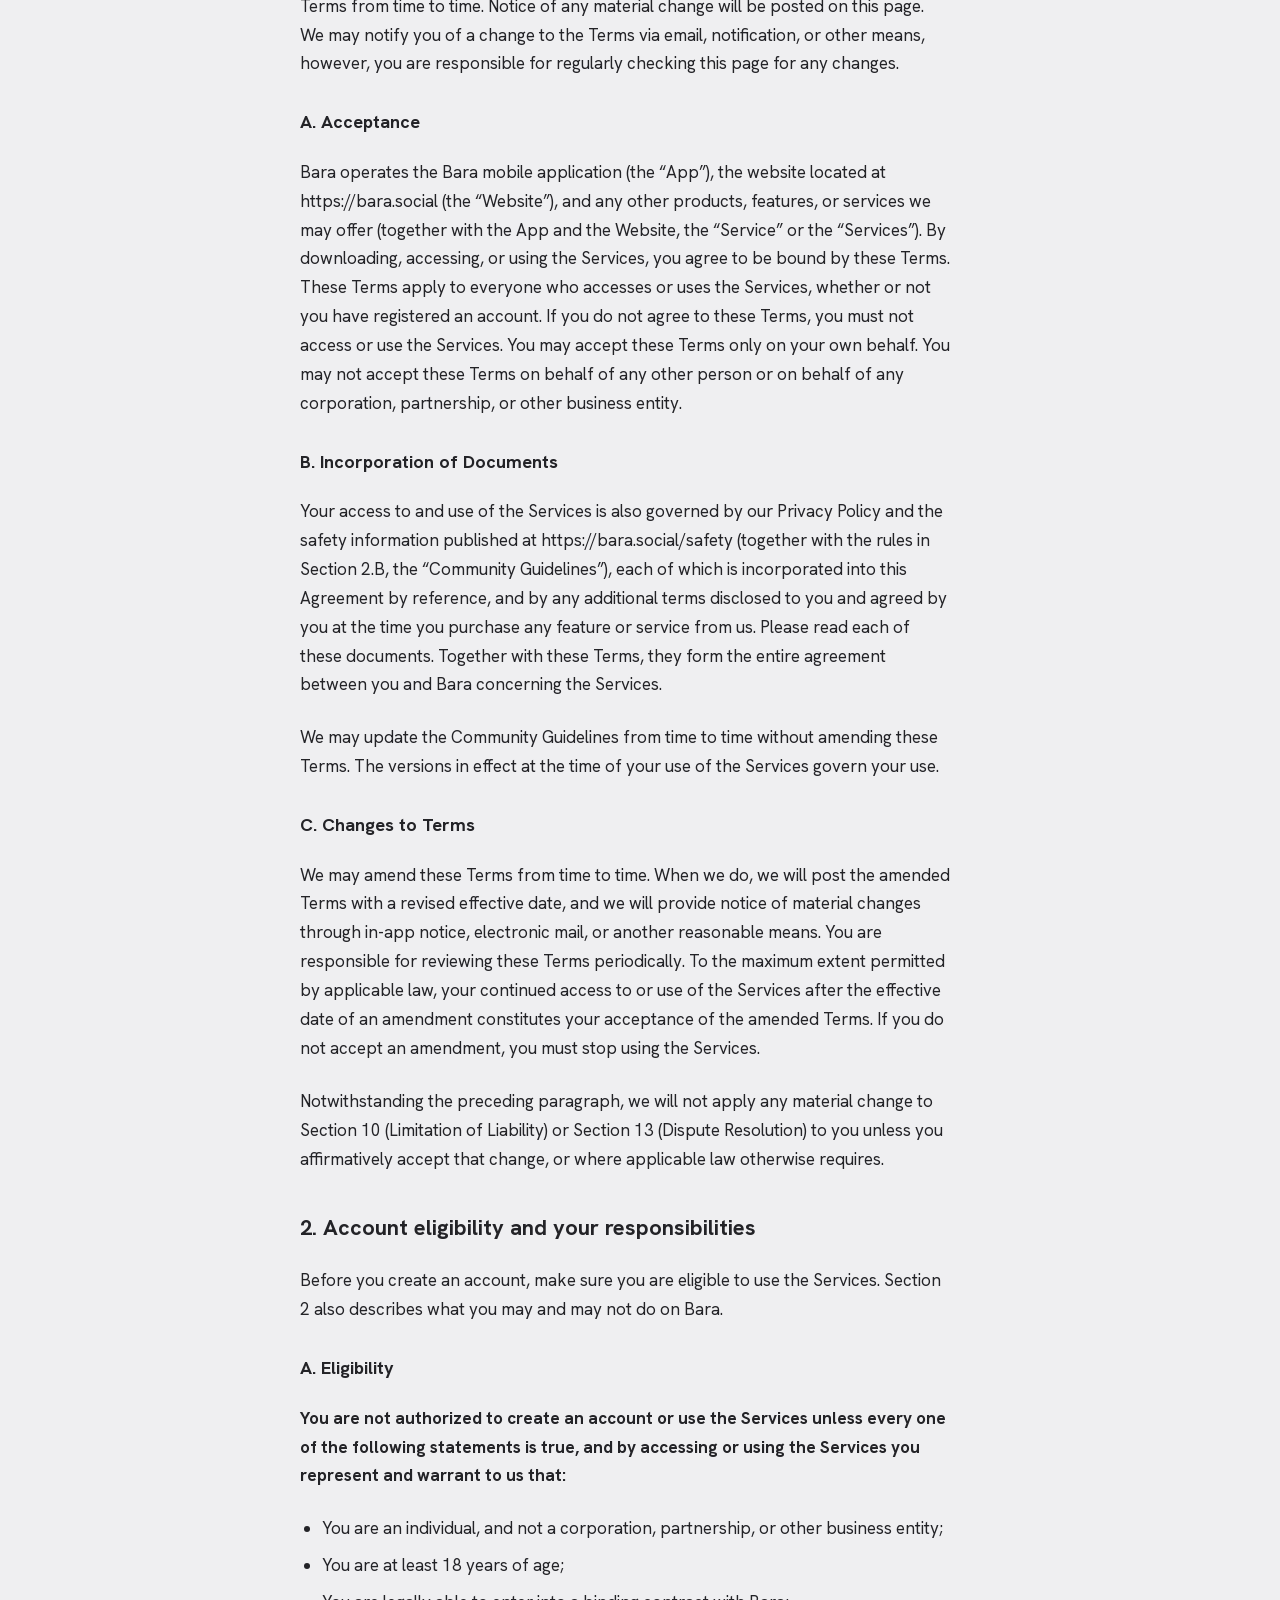
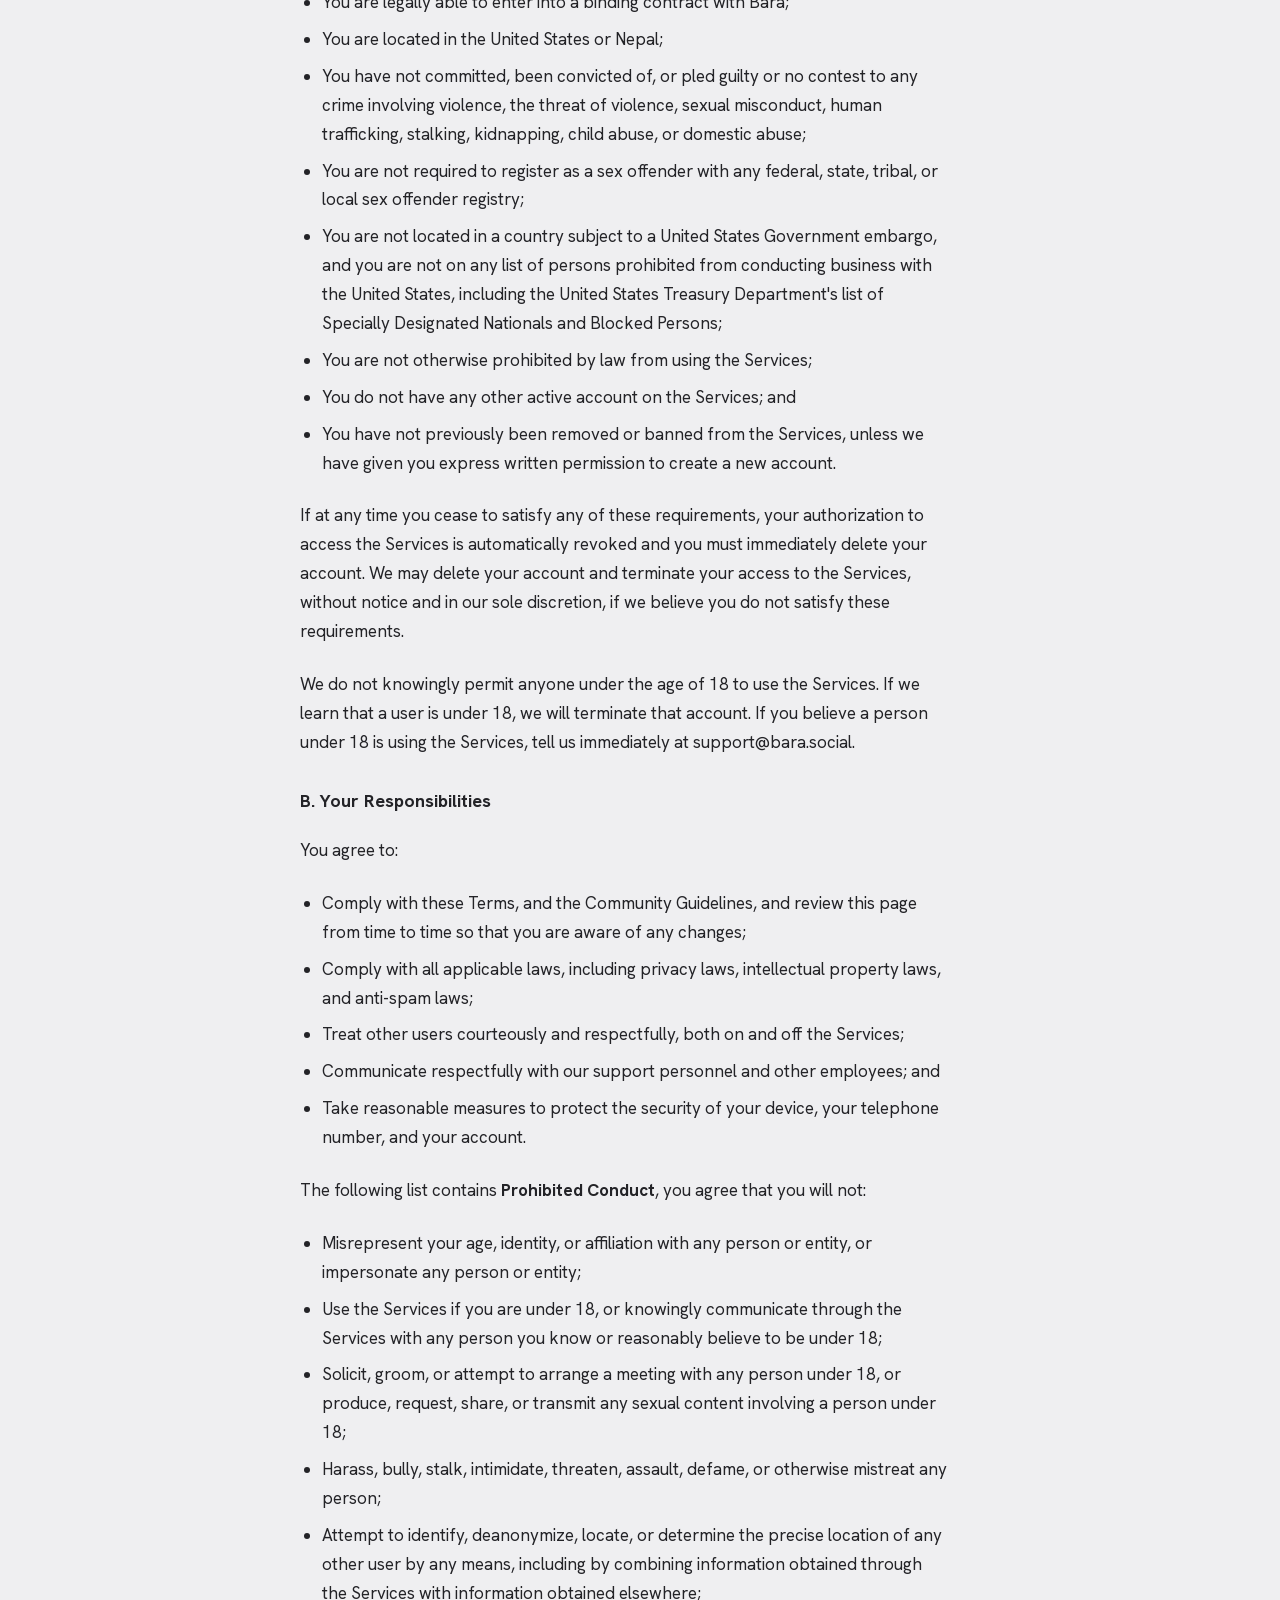
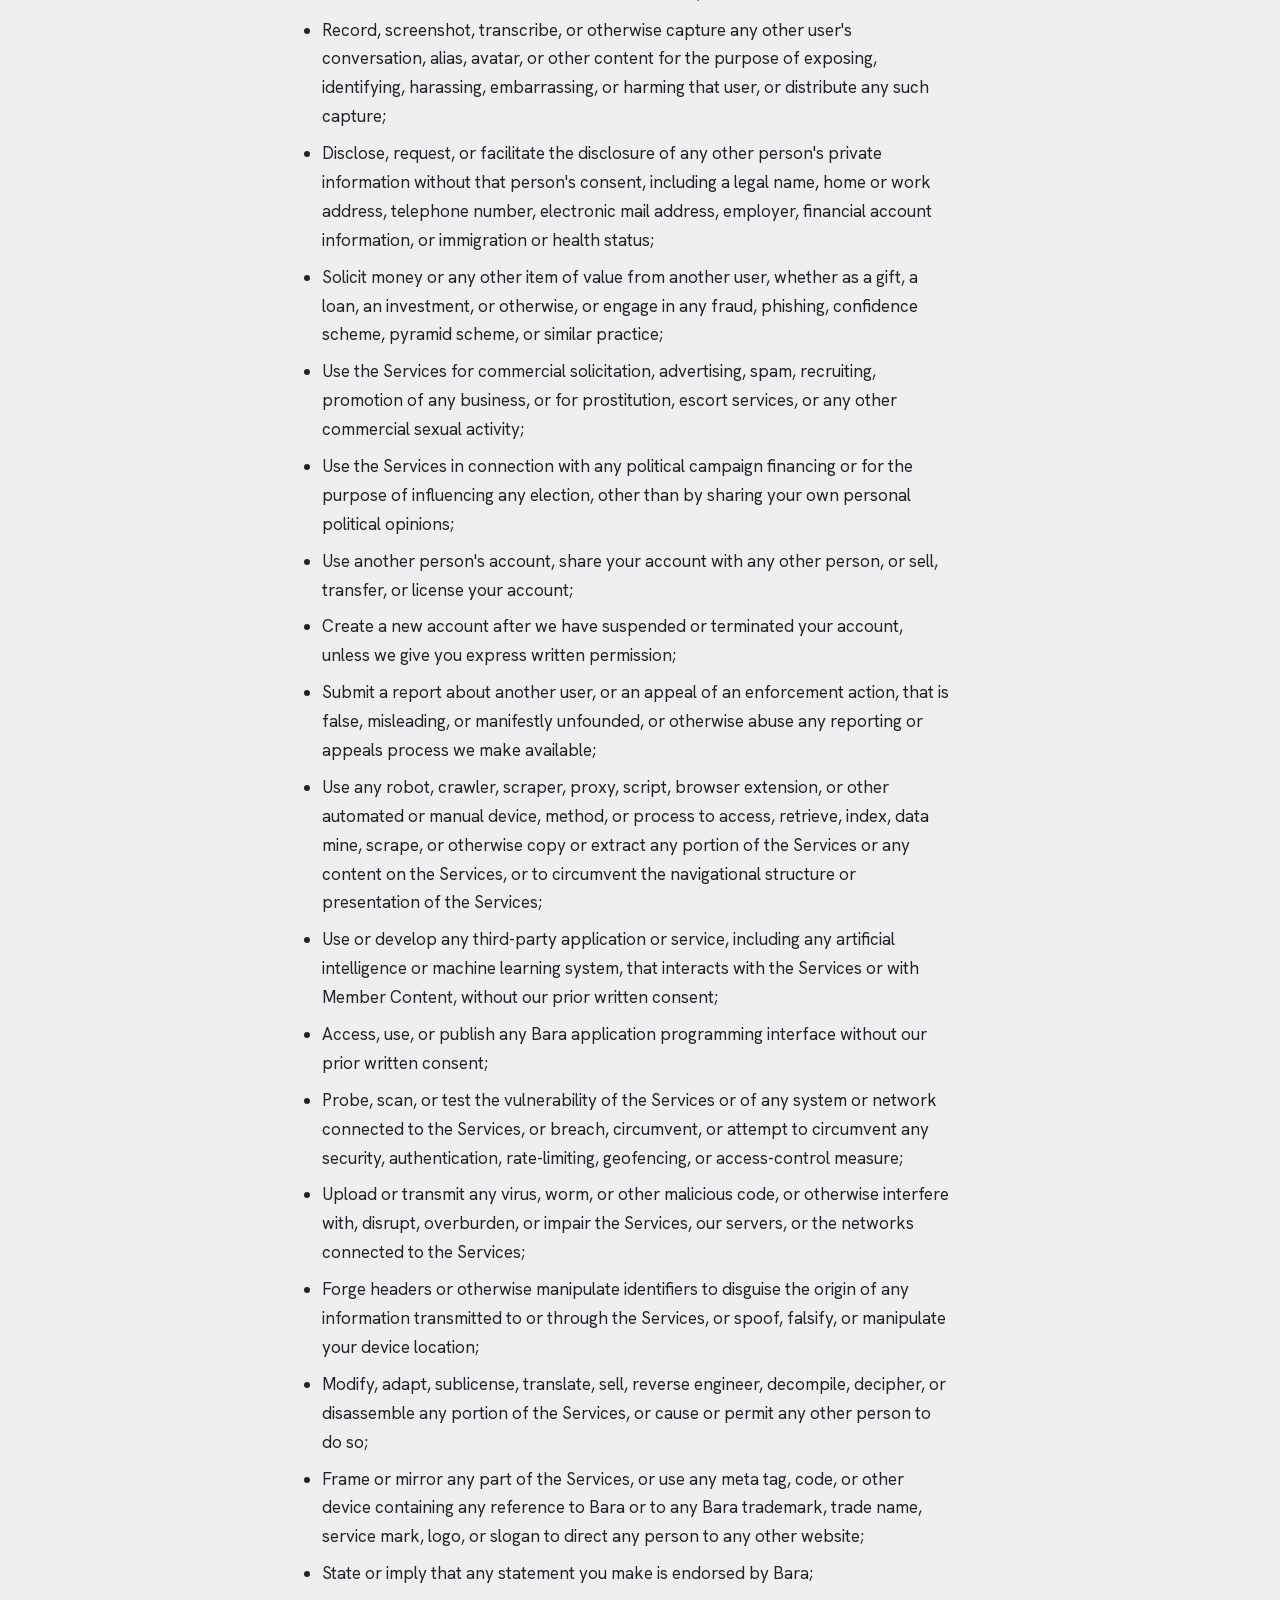
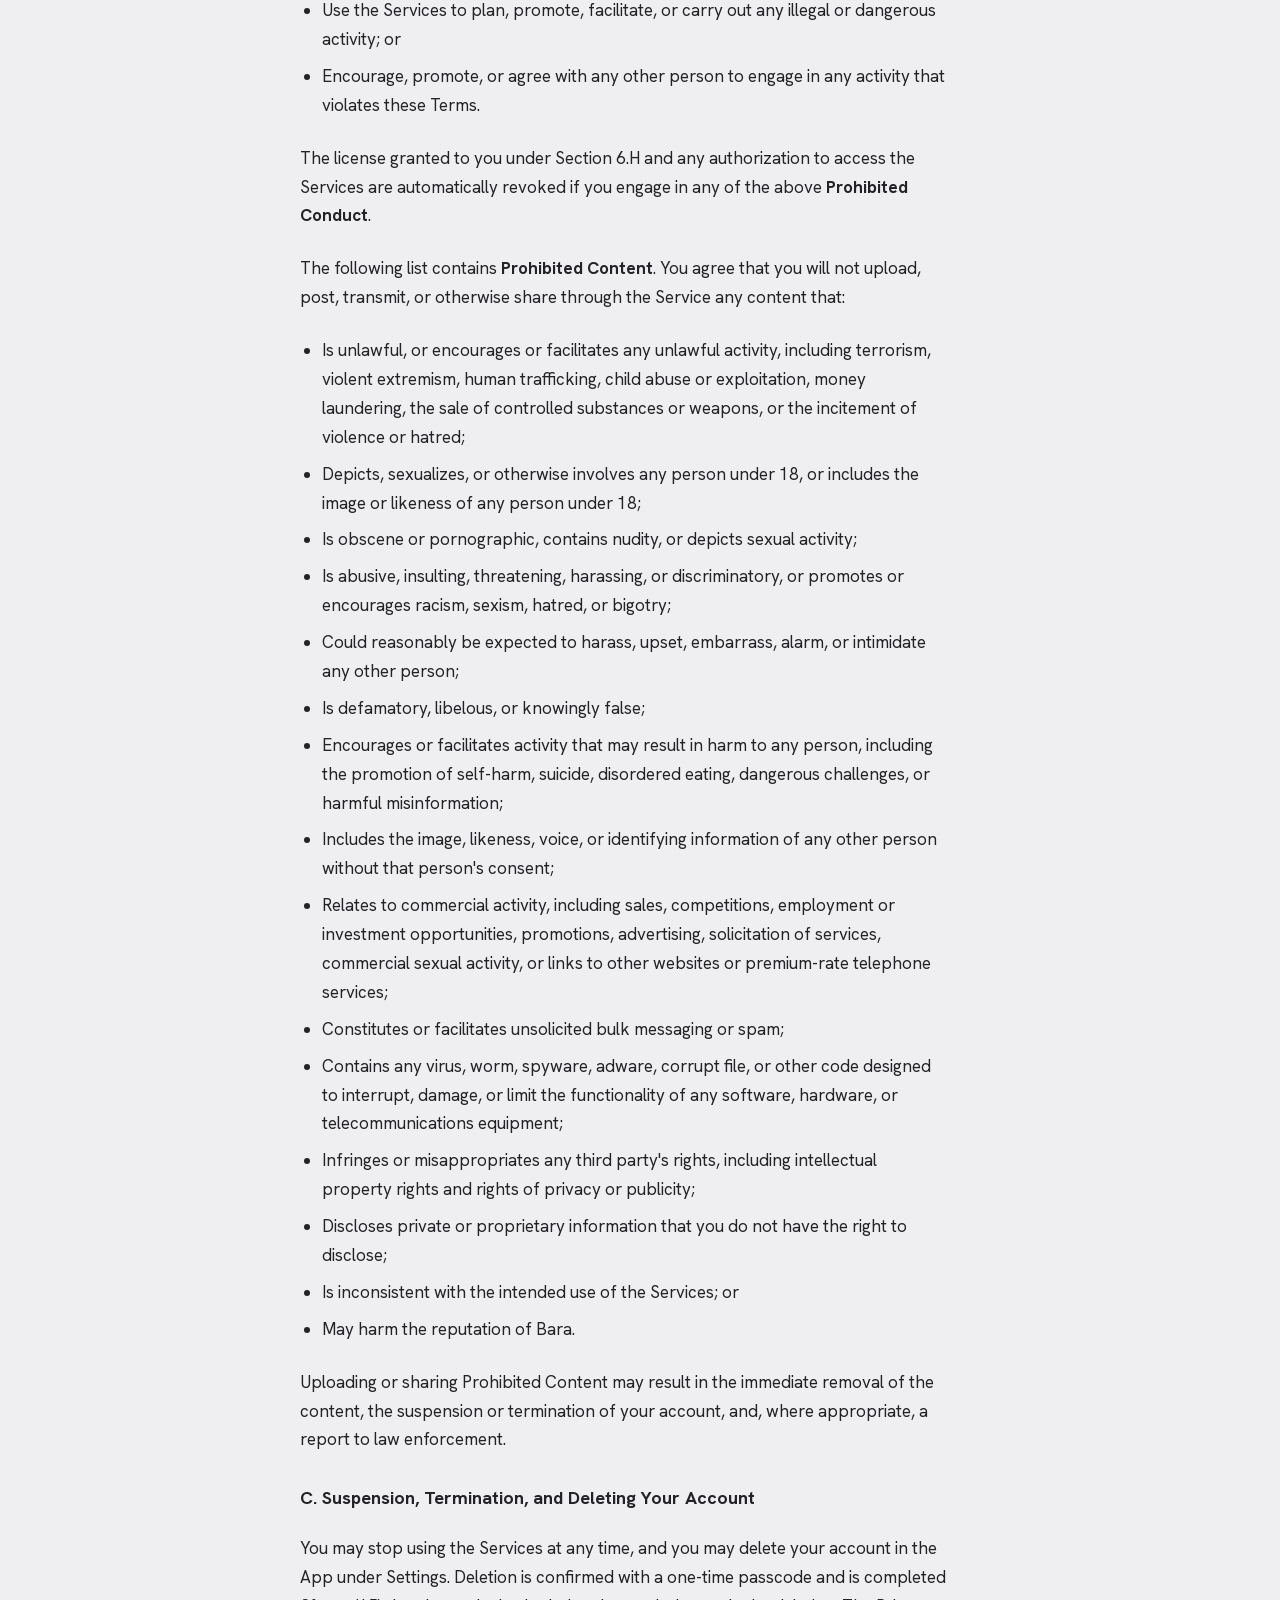
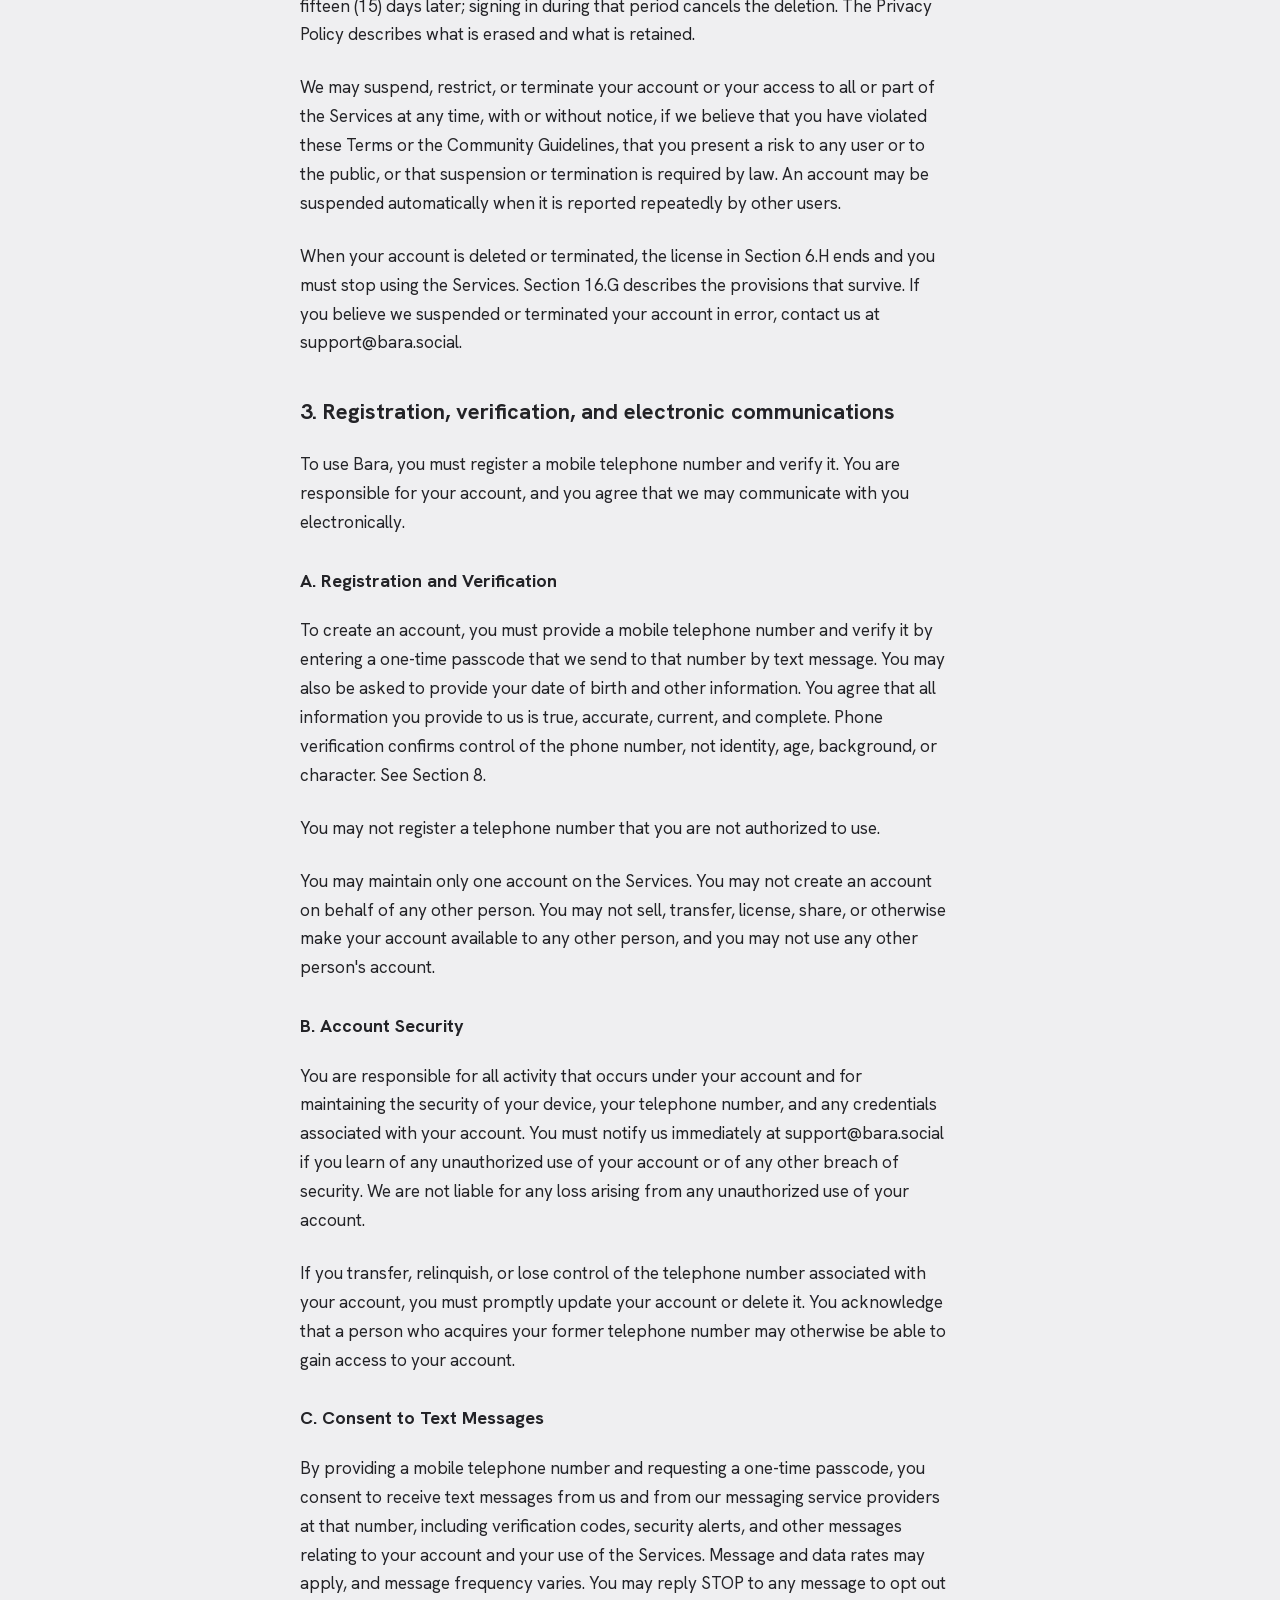
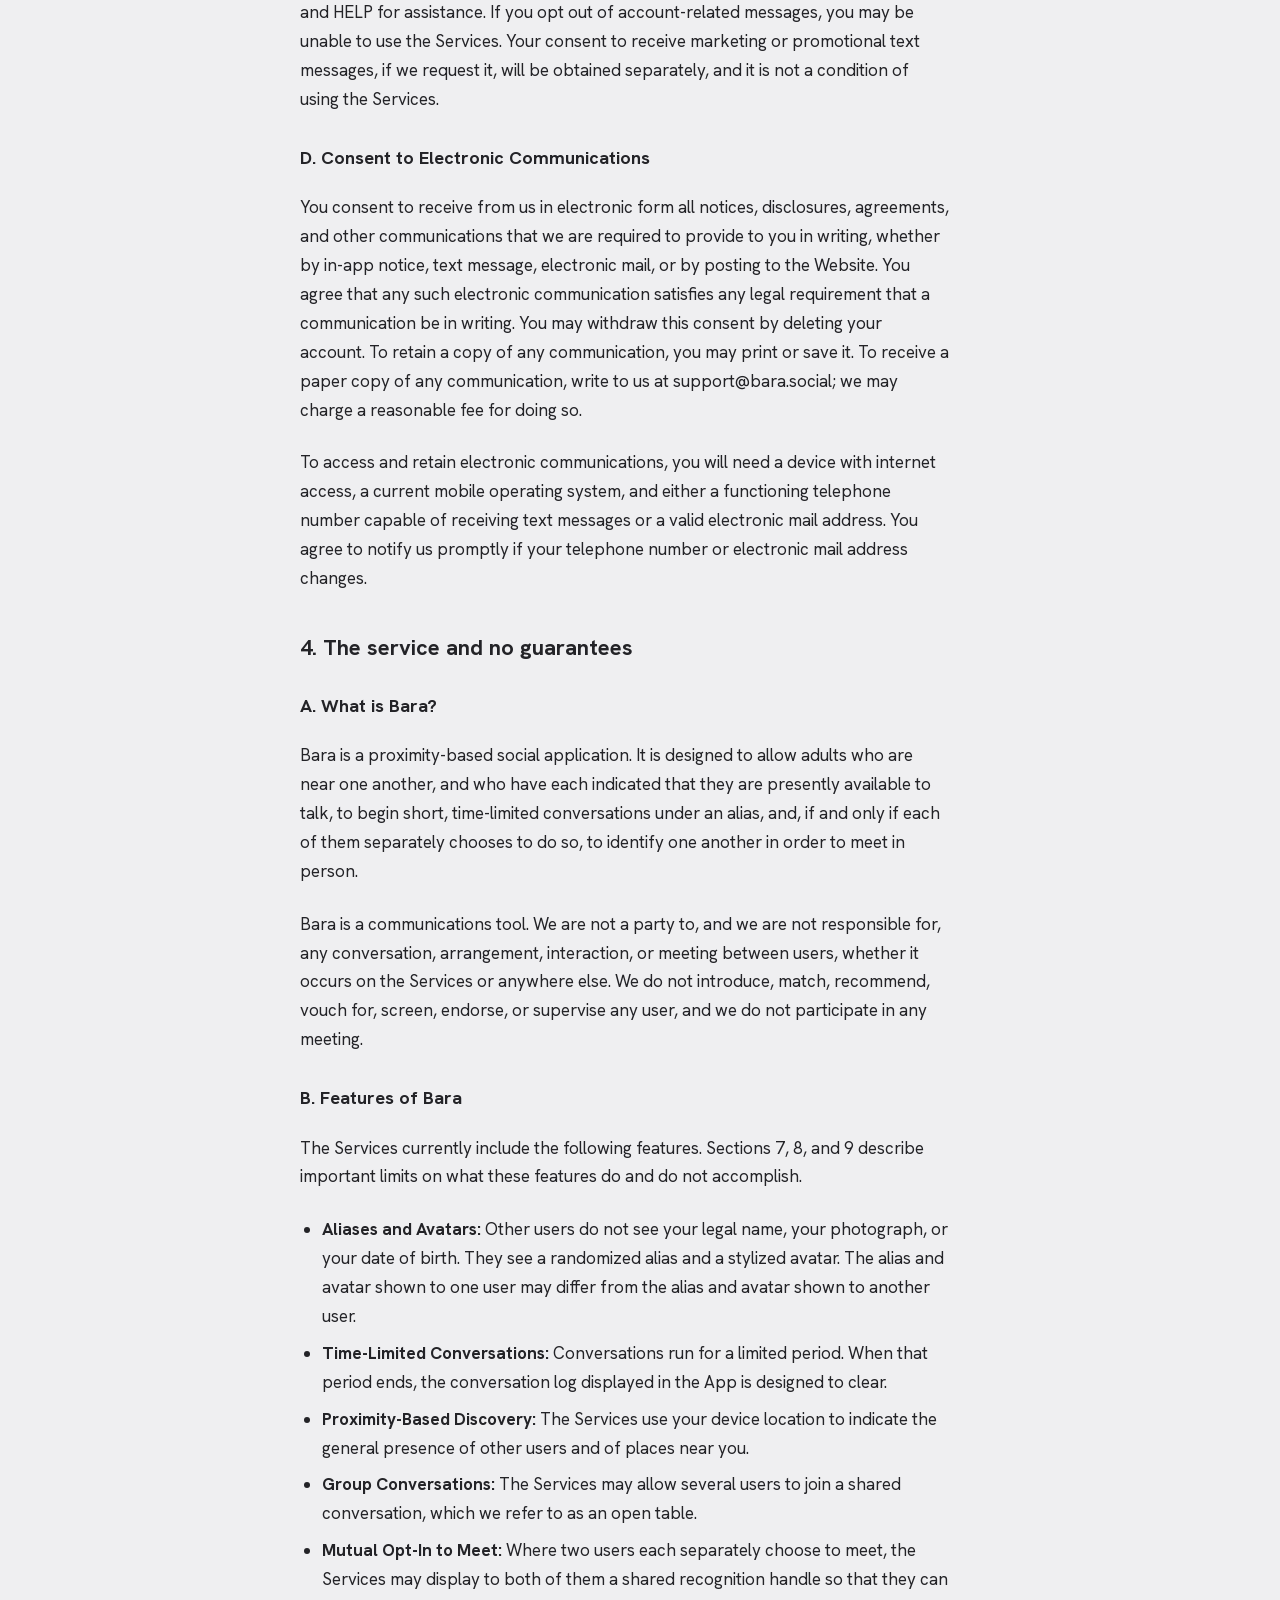
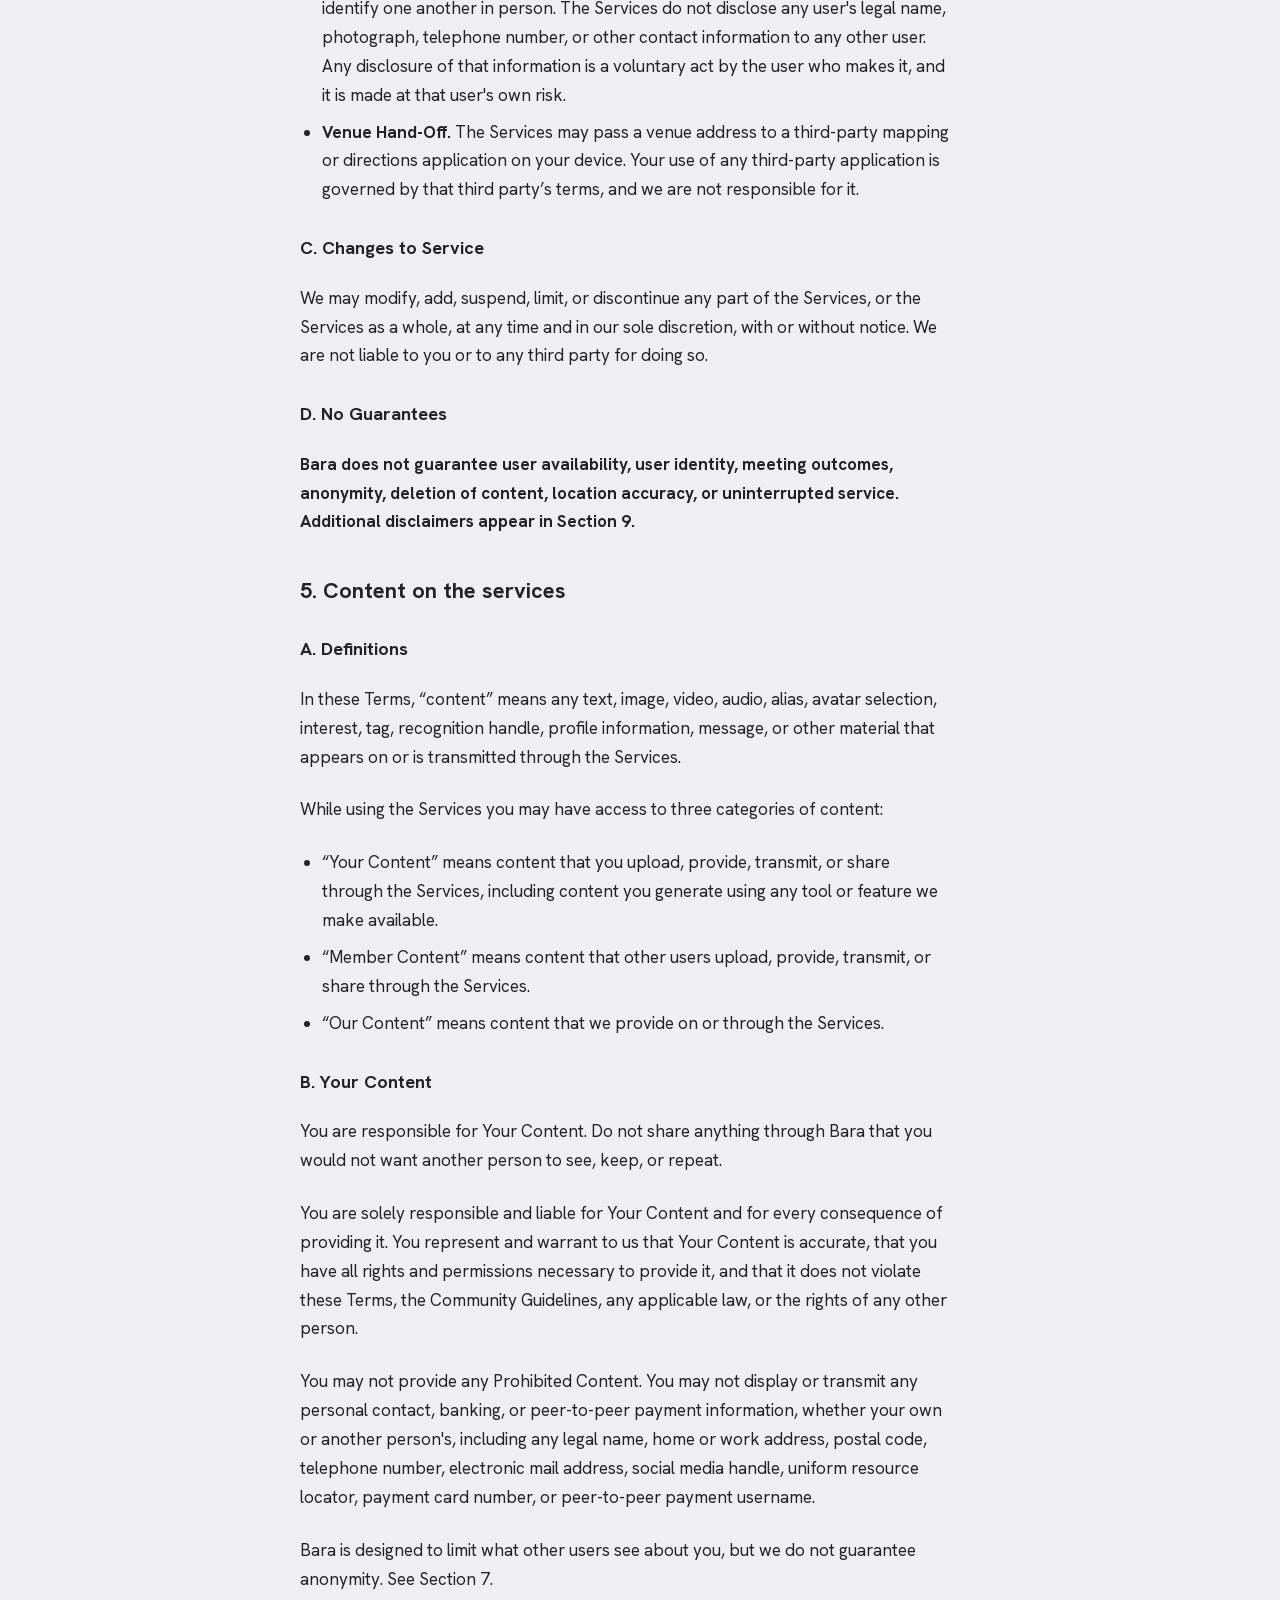
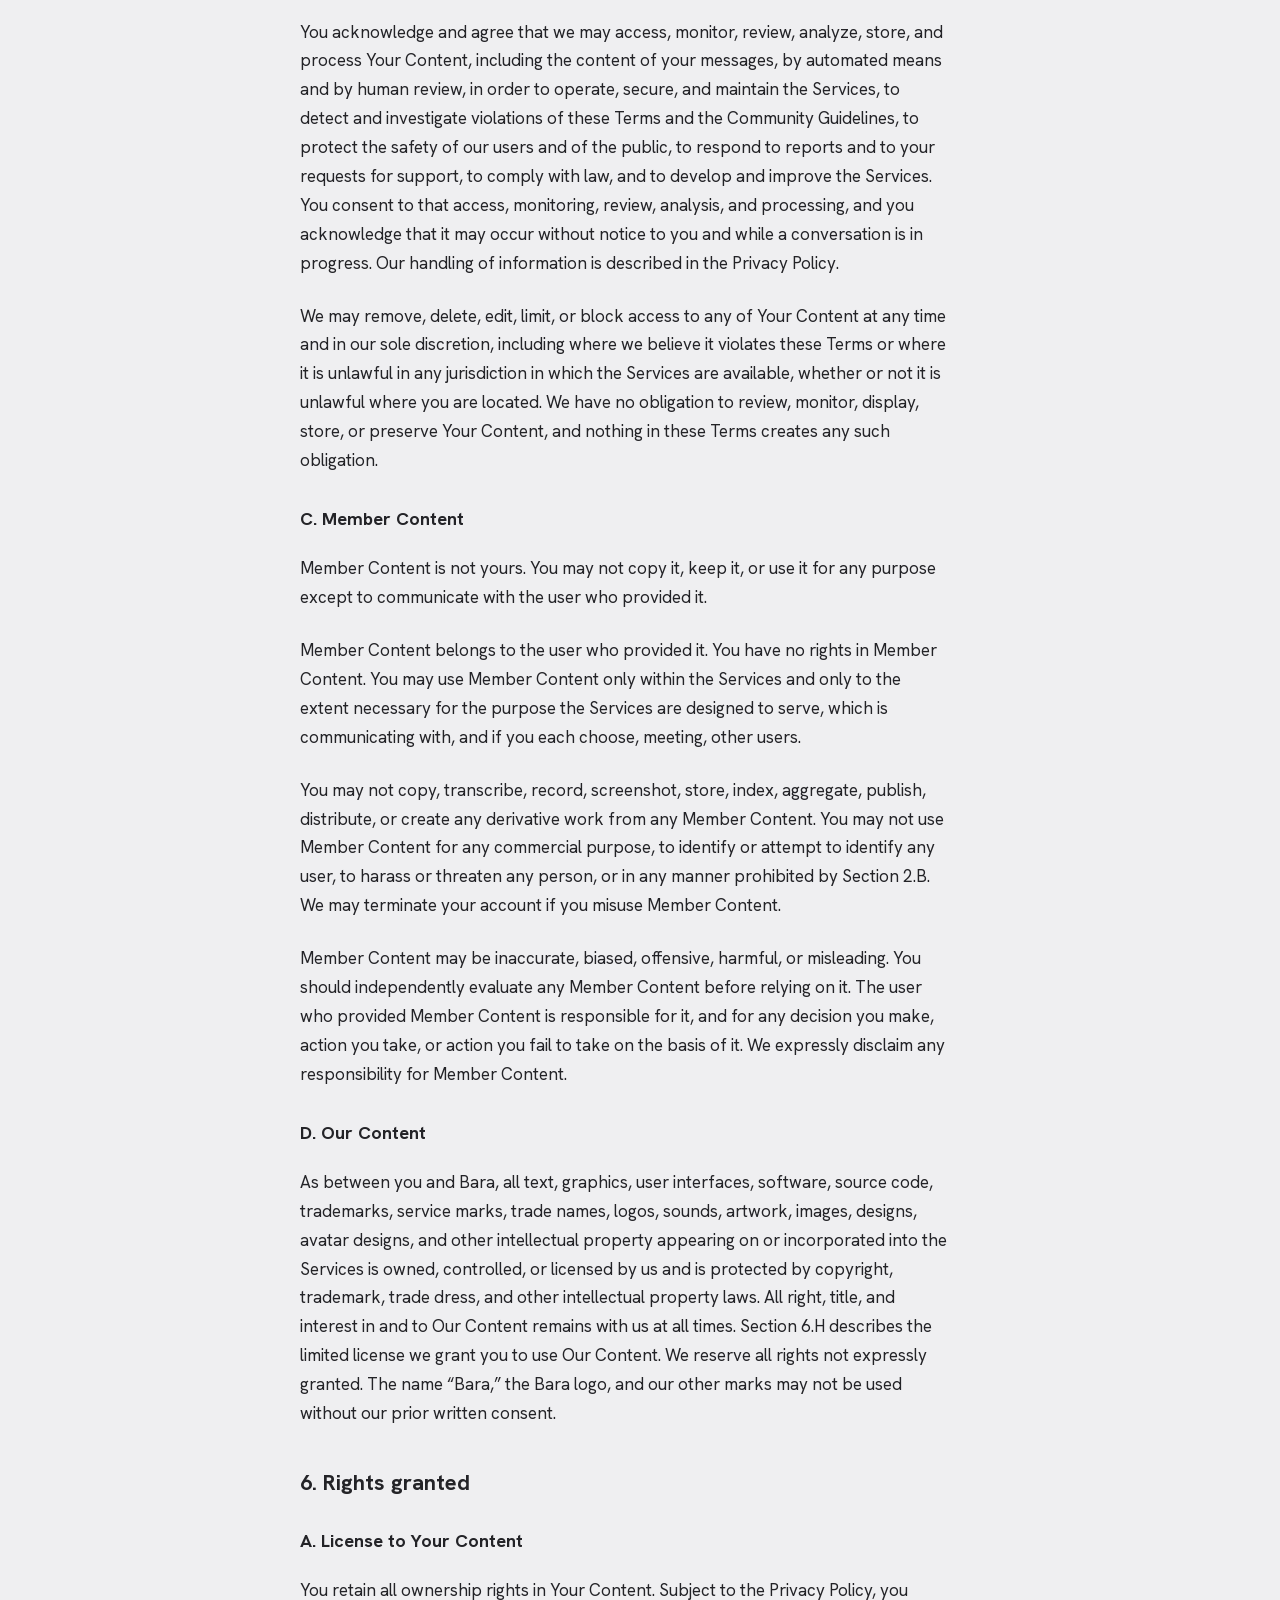
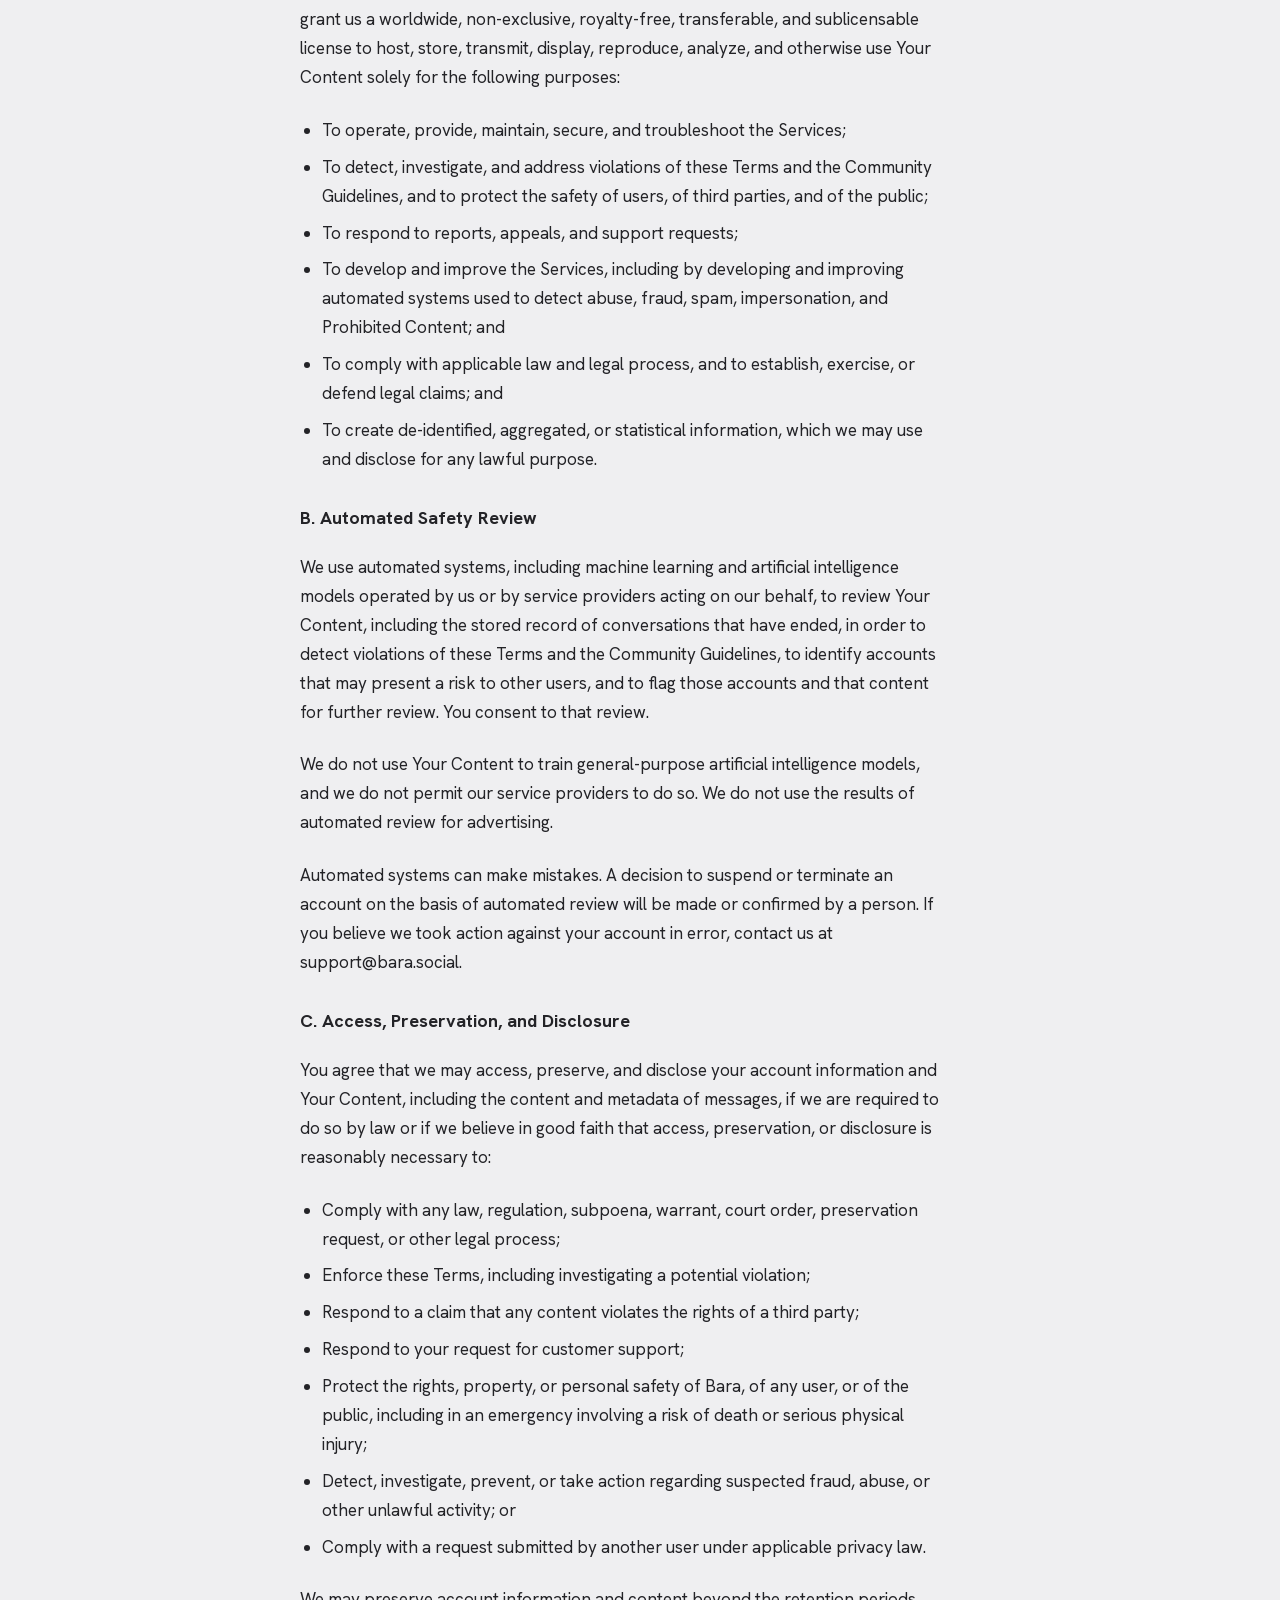
<file: terms.html>
<!doctype html>
<html lang="en" id="top">
<head>
<meta charset="utf-8">
<meta name="viewport" content="width=device-width, initial-scale=1">
<title>Bara terms of use</title>
<meta name="description" content="The terms of use for Bara.">
<meta property="og:title" content="Bara terms of use">
<meta property="og:description" content="The terms of use for Bara.">
<meta property="og:type" content="website">
<meta property="og:site_name" content="Bara">
<meta property="og:url" content="https://bara.social/terms.html">
<meta property="og:image" content="https://bara.social/img/share.png">
<meta property="og:image:width" content="1200">
<meta property="og:image:height" content="630">
<meta property="og:image:alt" content="Bara: say hi to someone nearby. Coming soon to iPhone and Android.">
<meta name="twitter:card" content="summary_large_image">
<meta name="twitter:image" content="https://bara.social/img/share.png">
<meta name="theme-color" content="#EFEFF1" media="(prefers-color-scheme: light)">
<meta name="theme-color" content="#1E1E21" media="(prefers-color-scheme: dark)">
<link rel="icon" href="img/favicon.svg" type="image/svg+xml">
<link rel="apple-touch-icon" href="img/apple-touch-icon.png">
<link rel="preload" href="fonts/HankenGrotesk-latin.woff2" as="font" type="font/woff2" crossorigin>
<link rel="stylesheet" href="styles.css">
<script src="main.js" defer></script>
</head>
<body>
<div class="page">
<header class="site-header">
  <nav class="bar" aria-label="Main">
    <a class="logo" href="index.html" aria-label="Bara home"><img src="img/mark.svg" alt="" width="40" height="40"><span>bara</span></a>
    <div class="nav-right">
      <div class="nav-links"><a href="index.html#how">How it works</a><a href="safety.html">Safety</a><a href="support.html">Support</a></div>
      <a class="download" href="index.html#get">Download the app<span class="soon">SOON</span></a>
      <button class="burger" type="button" aria-expanded="false" aria-controls="mobile-menu" aria-label="Menu"><span></span><span></span><span></span></button>
    </div>
  </nav>
  <div class="mobile-menu" id="mobile-menu" hidden><a href="index.html#how">How it works</a><a href="safety.html">Safety</a><a href="support.html">Support</a></div>
</header>
<main>
<article class="legal">
  <div class="legal-head"><span class="kicker">Legal</span><h1>Terms of use</h1><span class="mono">Effective November 27, 2026</span></div>
    <p><strong>PLEASE READ THESE TERMS OF USE CAREFULLY BEFORE CREATING AN ACCOUNT. SECTION 13 CONTAINS A BINDING INDIVIDUAL ARBITRATION AGREEMENT, A CLASS ACTION WAIVER, AND A JURY TRIAL WAIVER. SECTION 10 CONTAINS A LIMITATION OF LIABILITY. THESE PROVISIONS AFFECT YOUR LEGAL RIGHTS, INCLUDING YOUR RIGHT TO BRING A CLAIM IN COURT AND TO PARTICIPATE IN A CLASS, COLLECTIVE, OR REPRESENTATIVE PROCEEDING.</strong></p>
    <p><strong>Summary of Key Terms: </strong>The following is a short summary of these Terms of Use. It is provided for your convenience; however, it does not replace the Terms of Use. You should read these Terms in full.</p>
    <ul>
      <li>You must be 18 years old to use Bara.</li>
      <li>Bara is designed to let you speak with nearby individuals without disclosing your name, profile images, or your precise location. While Bara is designed for anonymity, we cannot and do not guarantee anonymity. See Section 7.</li>
      <li>Conversations on Bara are designed to be time-limited and the conversation log shown in the app is designed to disappear when the conversation ends. This is a feature of how the app displays conversations, however, it is not a promise that no record of the conversation continues to exist.</li>
      <li>Bara uses your device location to show you that other users are nearby. Bara is designed not to display your precise location to any other user.</li>
      <li>We do not conduct criminal background checks or identity verification on our users. Verifying a phone number confirms control of that phone number and nothing else. You are solely responsible for your interactions with other users, on the Service and in person.</li>
    </ul>
    <p>For California users, under California Civil Code Section 1789.3, you may report complaints to the Complaint Assistance Unit of the Division of Consumer Services of the California Department of Consumer Affairs in writing at 1625 North Market Boulevard, Suite N-112, Sacramento, California 95834, or by telephone at (800) 952-5210.</p>
    <p><strong>Contracting Entity and Contact Information: </strong>These Terms of Use are an agreement between you and Bara Inc (“Bara,” “we,” “us,” or “our”).</p>
    <ul>
      <li>Legal notices to us must be sent by electronic mail to support@bara.social.</li>
      <li>For general support, please email support@bara.social.</li>
      <li>For safety concerns and any reports involving minors, please email support@bara.social.</li>
    </ul>

    <h2>Introduction</h2>
    <p>By accessing or using Bara, you agree to be bound by this Terms of Use Agreement (the “Terms” or “Agreement”), including our Privacy Policy. We may update these Terms from time to time. Notice of any material change will be posted on this page. We may notify you of a change to the Terms via email, notification, or other means, however, you are responsible for regularly checking this page for any changes.</p>
    <h3>A. Acceptance</h3>
    <p>Bara operates the Bara mobile application (the “App”), the website located at https://bara.social (the “Website”), and any other products, features, or services we may offer (together with the App and the Website, the “Service” or the “Services”). By downloading, accessing, or using the Services, you agree to be bound by these Terms. These Terms apply to everyone who accesses or uses the Services, whether or not you have registered an account. If you do not agree to these Terms, you must not access or use the Services. You may accept these Terms only on your own behalf. You may not accept these Terms on behalf of any other person or on behalf of any corporation, partnership, or other business entity.</p>
    <h3>B. Incorporation of Documents</h3>
    <p>Your access to and use of the Services is also governed by our Privacy Policy and the safety information published at https://bara.social/safety (together with the rules in Section 2.B, the “Community Guidelines”), each of which is incorporated into this Agreement by reference, and by any additional terms disclosed to you and agreed by you at the time you purchase any feature or service from us. Please read each of these documents. Together with these Terms, they form the entire agreement between you and Bara concerning the Services.</p>
    <p>We may update the Community Guidelines from time to time without amending these Terms. The versions in effect at the time of your use of the Services govern your use.</p>
    <h3>C. Changes to Terms</h3>
    <p>We may amend these Terms from time to time. When we do, we will post the amended Terms with a revised effective date, and we will provide notice of material changes through in-app notice, electronic mail, or another reasonable means. You are responsible for reviewing these Terms periodically. To the maximum extent permitted by applicable law, your continued access to or use of the Services after the effective date of an amendment constitutes your acceptance of the amended Terms. If you do not accept an amendment, you must stop using the Services.</p>
    <p>Notwithstanding the preceding paragraph, we will not apply any material change to Section 10 (Limitation of Liability) or Section 13 (Dispute Resolution) to you unless you affirmatively accept that change, or where applicable law otherwise requires.</p>

    <h2>Account eligibility and your responsibilities</h2>
    <p>Before you create an account, make sure you are eligible to use the Services. Section 2 also describes what you may and may not do on Bara.</p>
    <h3>A. Eligibility</h3>
    <p><strong>You are not authorized to create an account or use the Services unless every one of the following statements is true, and by accessing or using the Services you represent and warrant to us that:</strong></p>
    <ul>
      <li>You are an individual, and not a corporation, partnership, or other business entity;</li>
      <li>You are at least 18 years of age;</li>
      <li>You are legally able to enter into a binding contract with Bara;</li>
      <li>You are located in the United States or Nepal;</li>
      <li>You have not committed, been convicted of, or pled guilty or no contest to any crime involving violence, the threat of violence, sexual misconduct, human trafficking, stalking, kidnapping, child abuse, or domestic abuse;</li>
      <li>You are not required to register as a sex offender with any federal, state, tribal, or local sex offender registry;</li>
      <li>You are not located in a country subject to a United States Government embargo, and you are not on any list of persons prohibited from conducting business with the United States, including the United States Treasury Department's list of Specially Designated Nationals and Blocked Persons;</li>
      <li>You are not otherwise prohibited by law from using the Services;</li>
      <li>You do not have any other active account on the Services; and</li>
      <li>You have not previously been removed or banned from the Services, unless we have given you express written permission to create a new account.</li>
    </ul>
    <p>If at any time you cease to satisfy any of these requirements, your authorization to access the Services is automatically revoked and you must immediately delete your account. We may delete your account and terminate your access to the Services, without notice and in our sole discretion, if we believe you do not satisfy these requirements.</p>
    <p>We do not knowingly permit anyone under the age of 18 to use the Services. If we learn that a user is under 18, we will terminate that account. If you believe a person under 18 is using the Services, tell us immediately at support@bara.social.</p>
    <h3>B. Your Responsibilities</h3>
    <p>You agree to:</p>
    <ul>
      <li>Comply with these Terms, and the Community Guidelines, and review this page from time to time so that you are aware of any changes;</li>
      <li>Comply with all applicable laws, including privacy laws, intellectual property laws, and anti-spam laws;</li>
      <li>Treat other users courteously and respectfully, both on and off the Services;</li>
      <li>Communicate respectfully with our support personnel and other employees; and</li>
      <li>Take reasonable measures to protect the security of your device, your telephone number, and your account.</li>
    </ul>
    <p>The following list contains <strong>Prohibited Conduct</strong>, you agree that you will not:</p>
    <ul>
      <li>Misrepresent your age, identity, or affiliation with any person or entity, or impersonate any person or entity;</li>
      <li>Use the Services if you are under 18, or knowingly communicate through the Services with any person you know or reasonably believe to be under 18;</li>
      <li>Solicit, groom, or attempt to arrange a meeting with any person under 18, or produce, request, share, or transmit any sexual content involving a person under 18;</li>
      <li>Harass, bully, stalk, intimidate, threaten, assault, defame, or otherwise mistreat any person;</li>
      <li>Attempt to identify, deanonymize, locate, or determine the precise location of any other user by any means, including by combining information obtained through the Services with information obtained elsewhere;</li>
      <li>Record, screenshot, transcribe, or otherwise capture any other user's conversation, alias, avatar, or other content for the purpose of exposing, identifying, harassing, embarrassing, or harming that user, or distribute any such capture;</li>
      <li>Disclose, request, or facilitate the disclosure of any other person's private information without that person's consent, including a legal name, home or work address, telephone number, electronic mail address, employer, financial account information, or immigration or health status;</li>
      <li>Solicit money or any other item of value from another user, whether as a gift, a loan, an investment, or otherwise, or engage in any fraud, phishing, confidence scheme, pyramid scheme, or similar practice;</li>
      <li>Use the Services for commercial solicitation, advertising, spam, recruiting, promotion of any business, or for prostitution, escort services, or any other commercial sexual activity;</li>
      <li>Use the Services in connection with any political campaign financing or for the purpose of influencing any election, other than by sharing your own personal political opinions;</li>
      <li>Use another person's account, share your account with any other person, or sell, transfer, or license your account;</li>
      <li>Create a new account after we have suspended or terminated your account, unless we give you express written permission;</li>
      <li>Submit a report about another user, or an appeal of an enforcement action, that is false, misleading, or manifestly unfounded, or otherwise abuse any reporting or appeals process we make available;</li>
      <li>Use any robot, crawler, scraper, proxy, script, browser extension, or other automated or manual device, method, or process to access, retrieve, index, data mine, scrape, or otherwise copy or extract any portion of the Services or any content on the Services, or to circumvent the navigational structure or presentation of the Services;</li>
      <li>Use or develop any third-party application or service, including any artificial intelligence or machine learning system, that interacts with the Services or with Member Content, without our prior written consent;</li>
      <li>Access, use, or publish any Bara application programming interface without our prior written consent;</li>
      <li>Probe, scan, or test the vulnerability of the Services or of any system or network connected to the Services, or breach, circumvent, or attempt to circumvent any security, authentication, rate-limiting, geofencing, or access-control measure;</li>
      <li>Upload or transmit any virus, worm, or other malicious code, or otherwise interfere with, disrupt, overburden, or impair the Services, our servers, or the networks connected to the Services;</li>
      <li>Forge headers or otherwise manipulate identifiers to disguise the origin of any information transmitted to or through the Services, or spoof, falsify, or manipulate your device location;</li>
      <li>Modify, adapt, sublicense, translate, sell, reverse engineer, decompile, decipher, or disassemble any portion of the Services, or cause or permit any other person to do so;</li>
      <li>Frame or mirror any part of the Services, or use any meta tag, code, or other device containing any reference to Bara or to any Bara trademark, trade name, service mark, logo, or slogan to direct any person to any other website;</li>
      <li>State or imply that any statement you make is endorsed by Bara;</li>
      <li>Use the Services to plan, promote, facilitate, or carry out any illegal or dangerous activity; or</li>
      <li>Encourage, promote, or agree with any other person to engage in any activity that violates these Terms.</li>
    </ul>
    <p>The license granted to you under Section 6.H and any authorization to access the Services are automatically revoked if you engage in any of the above <strong>Prohibited Conduct</strong>.</p>
    <p>The following list contains <strong>Prohibited Content</strong>. You agree that you will not upload, post, transmit, or otherwise share through the Service any content that:</p>
    <ul>
      <li>Is unlawful, or encourages or facilitates any unlawful activity, including terrorism, violent extremism, human trafficking, child abuse or exploitation, money laundering, the sale of controlled substances or weapons, or the incitement of violence or hatred;</li>
      <li>Depicts, sexualizes, or otherwise involves any person under 18, or includes the image or likeness of any person under 18;</li>
      <li>Is obscene or pornographic, contains nudity, or depicts sexual activity;</li>
      <li>Is abusive, insulting, threatening, harassing, or discriminatory, or promotes or encourages racism, sexism, hatred, or bigotry;</li>
      <li>Could reasonably be expected to harass, upset, embarrass, alarm, or intimidate any other person;</li>
      <li>Is defamatory, libelous, or knowingly false;</li>
      <li>Encourages or facilitates activity that may result in harm to any person, including the promotion of self-harm, suicide, disordered eating, dangerous challenges, or harmful misinformation;</li>
      <li>Includes the image, likeness, voice, or identifying information of any other person without that person's consent;</li>
      <li>Relates to commercial activity, including sales, competitions, employment or investment opportunities, promotions, advertising, solicitation of services, commercial sexual activity, or links to other websites or premium-rate telephone services;</li>
      <li>Constitutes or facilitates unsolicited bulk messaging or spam;</li>
      <li>Contains any virus, worm, spyware, adware, corrupt file, or other code designed to interrupt, damage, or limit the functionality of any software, hardware, or telecommunications equipment;</li>
      <li>Infringes or misappropriates any third party's rights, including intellectual property rights and rights of privacy or publicity;</li>
      <li>Discloses private or proprietary information that you do not have the right to disclose;</li>
      <li>Is inconsistent with the intended use of the Services; or</li>
      <li>May harm the reputation of Bara.</li>
    </ul>
    <p>Uploading or sharing Prohibited Content may result in the immediate removal of the content, the suspension or termination of your account, and, where appropriate, a report to law enforcement.</p>
    <h3>C. Suspension, Termination, and Deleting Your Account</h3>
    <p>You may stop using the Services at any time, and you may delete your account in the App under Settings. Deletion is confirmed with a one-time passcode and is completed fifteen (15) days later; signing in during that period cancels the deletion. The Privacy Policy describes what is erased and what is retained.</p>
    <p>We may suspend, restrict, or terminate your account or your access to all or part of the Services at any time, with or without notice, if we believe that you have violated these Terms or the Community Guidelines, that you present a risk to any user or to the public, or that suspension or termination is required by law. An account may be suspended automatically when it is reported repeatedly by other users.</p>
    <p>When your account is deleted or terminated, the license in Section 6.H ends and you must stop using the Services. Section 16.G describes the provisions that survive. If you believe we suspended or terminated your account in error, contact us at support@bara.social.</p>

    <h2>Registration, verification, and electronic communications</h2>
    <p>To use Bara, you must register a mobile telephone number and verify it. You are responsible for your account, and you agree that we may communicate with you electronically.</p>
    <h3>A. Registration and Verification</h3>
    <p>To create an account, you must provide a mobile telephone number and verify it by entering a one-time passcode that we send to that number by text message. You may also be asked to provide your date of birth and other information. You agree that all information you provide to us is true, accurate, current, and complete. Phone verification confirms control of the phone number, not identity, age, background, or character. See Section 8.</p>
    <p>You may not register a telephone number that you are not authorized to use.</p>
    <p>You may maintain only one account on the Services. You may not create an account on behalf of any other person. You may not sell, transfer, license, share, or otherwise make your account available to any other person, and you may not use any other person's account.</p>
    <h3>B. Account Security</h3>
    <p>You are responsible for all activity that occurs under your account and for maintaining the security of your device, your telephone number, and any credentials associated with your account. You must notify us immediately at support@bara.social if you learn of any unauthorized use of your account or of any other breach of security. We are not liable for any loss arising from any unauthorized use of your account.</p>
    <p>If you transfer, relinquish, or lose control of the telephone number associated with your account, you must promptly update your account or delete it. You acknowledge that a person who acquires your former telephone number may otherwise be able to gain access to your account.</p>
    <h3>C. Consent to Text Messages</h3>
    <p>By providing a mobile telephone number and requesting a one-time passcode, you consent to receive text messages from us and from our messaging service providers at that number, including verification codes, security alerts, and other messages relating to your account and your use of the Services. Message and data rates may apply, and message frequency varies. You may reply STOP to any message to opt out and HELP for assistance. If you opt out of account-related messages, you may be unable to use the Services. Your consent to receive marketing or promotional text messages, if we request it, will be obtained separately, and it is not a condition of using the Services.</p>
    <h3>D. Consent to Electronic Communications</h3>
    <p>You consent to receive from us in electronic form all notices, disclosures, agreements, and other communications that we are required to provide to you in writing, whether by in-app notice, text message, electronic mail, or by posting to the Website. You agree that any such electronic communication satisfies any legal requirement that a communication be in writing. You may withdraw this consent by deleting your account. To retain a copy of any communication, you may print or save it. To receive a paper copy of any communication, write to us at support@bara.social; we may charge a reasonable fee for doing so.</p>
    <p>To access and retain electronic communications, you will need a device with internet access, a current mobile operating system, and either a functioning telephone number capable of receiving text messages or a valid electronic mail address. You agree to notify us promptly if your telephone number or electronic mail address changes.</p>

    <h2>The service and no guarantees</h2>
    <h3>A. What is Bara?</h3>
    <p>Bara is a proximity-based social application. It is designed to allow adults who are near one another, and who have each indicated that they are presently available to talk, to begin short, time-limited conversations under an alias, and, if and only if each of them separately chooses to do so, to identify one another in order to meet in person.</p>
    <p>Bara is a communications tool. We are not a party to, and we are not responsible for, any conversation, arrangement, interaction, or meeting between users, whether it occurs on the Services or anywhere else. We do not introduce, match, recommend, vouch for, screen, endorse, or supervise any user, and we do not participate in any meeting.</p>
    <h3>B. Features of Bara</h3>
    <p>The Services currently include the following features. Sections 7, 8, and 9 describe important limits on what these features do and do not accomplish.</p>
    <ul>
      <li><strong>Aliases and Avatars:</strong> Other users do not see your legal name, your photograph, or your date of birth. They see a randomized alias and a stylized avatar. The alias and avatar shown to one user may differ from the alias and avatar shown to another user.</li>
      <li><strong>Time-Limited Conversations:</strong> Conversations run for a limited period. When that period ends, the conversation log displayed in the App is designed to clear.</li>
      <li><strong>Proximity-Based Discovery:</strong> The Services use your device location to indicate the general presence of other users and of places near you.</li>
      <li><strong>Group Conversations:</strong> The Services may allow several users to join a shared conversation, which we refer to as an open table.</li>
      <li><strong>Mutual Opt-In to Meet:</strong> Where two users each separately choose to meet, the Services may display to both of them a shared recognition handle so that they can identify one another in person. The Services do not disclose any user's legal name, photograph, telephone number, or other contact information to any other user. Any disclosure of that information is a voluntary act by the user who makes it, and it is made at that user's own risk.</li>
      <li><strong>Venue Hand-Off.</strong> The Services may pass a venue address to a third-party mapping or directions application on your device. Your use of any third-party application is governed by that third party’s terms, and we are not responsible for it.</li>
    </ul>
    <h3>C. Changes to Service</h3>
    <p>We may modify, add, suspend, limit, or discontinue any part of the Services, or the Services as a whole, at any time and in our sole discretion, with or without notice. We are not liable to you or to any third party for doing so.</p>
    <h3>D. No Guarantees</h3>
    <p><strong>Bara does not guarantee user availability, user identity, meeting outcomes, anonymity, deletion of content, location accuracy, or uninterrupted service. Additional disclaimers appear in Section 9.</strong></p>

    <h2>Content on the services</h2>
    <h3>A. Definitions</h3>
    <p>In these Terms, “content” means any text, image, video, audio, alias, avatar selection, interest, tag, recognition handle, profile information, message, or other material that appears on or is transmitted through the Services.</p>
    <p>While using the Services you may have access to three categories of content:</p>
    <ul>
      <li>“Your Content” means content that you upload, provide, transmit, or share through the Services, including content you generate using any tool or feature we make available.</li>
      <li>“Member Content” means content that other users upload, provide, transmit, or share through the Services.</li>
      <li>“Our Content” means content that we provide on or through the Services.</li>
    </ul>
    <h3>B. Your Content</h3>
    <p>You are responsible for Your Content. Do not share anything through Bara that you would not want another person to see, keep, or repeat.</p>
    <p>You are solely responsible and liable for Your Content and for every consequence of providing it. You represent and warrant to us that Your Content is accurate, that you have all rights and permissions necessary to provide it, and that it does not violate these Terms, the Community Guidelines, any applicable law, or the rights of any other person.</p>
    <p>You may not provide any Prohibited Content. You may not display or transmit any personal contact, banking, or peer-to-peer payment information, whether your own or another person's, including any legal name, home or work address, postal code, telephone number, electronic mail address, social media handle, uniform resource locator, payment card number, or peer-to-peer payment username.</p>
    <p>Bara is designed to limit what other users see about you, but we do not guarantee anonymity. See Section 7.</p>
    <p>You acknowledge and agree that we may access, monitor, review, analyze, store, and process Your Content, including the content of your messages, by automated means and by human review, in order to operate, secure, and maintain the Services, to detect and investigate violations of these Terms and the Community Guidelines, to protect the safety of our users and of the public, to respond to reports and to your requests for support, to comply with law, and to develop and improve the Services. You consent to that access, monitoring, review, analysis, and processing, and you acknowledge that it may occur without notice to you and while a conversation is in progress. Our handling of information is described in the Privacy Policy.</p>
    <p>We may remove, delete, edit, limit, or block access to any of Your Content at any time and in our sole discretion, including where we believe it violates these Terms or where it is unlawful in any jurisdiction in which the Services are available, whether or not it is unlawful where you are located. We have no obligation to review, monitor, display, store, or preserve Your Content, and nothing in these Terms creates any such obligation.</p>
    <h3>C. Member Content</h3>
    <p>Member Content is not yours. You may not copy it, keep it, or use it for any purpose except to communicate with the user who provided it.</p>
    <p>Member Content belongs to the user who provided it. You have no rights in Member Content. You may use Member Content only within the Services and only to the extent necessary for the purpose the Services are designed to serve, which is communicating with, and if you each choose, meeting, other users.</p>
    <p>You may not copy, transcribe, record, screenshot, store, index, aggregate, publish, distribute, or create any derivative work from any Member Content. You may not use Member Content for any commercial purpose, to identify or attempt to identify any user, to harass or threaten any person, or in any manner prohibited by Section 2.B. We may terminate your account if you misuse Member Content.</p>
    <p>Member Content may be inaccurate, biased, offensive, harmful, or misleading. You should independently evaluate any Member Content before relying on it. The user who provided Member Content is responsible for it, and for any decision you make, action you take, or action you fail to take on the basis of it. We expressly disclaim any responsibility for Member Content.</p>
    <h3>D. Our Content</h3>
    <p>As between you and Bara, all text, graphics, user interfaces, software, source code, trademarks, service marks, trade names, logos, sounds, artwork, images, designs, avatar designs, and other intellectual property appearing on or incorporated into the Services is owned, controlled, or licensed by us and is protected by copyright, trademark, trade dress, and other intellectual property laws. All right, title, and interest in and to Our Content remains with us at all times. Section 6.H describes the limited license we grant you to use Our Content. We reserve all rights not expressly granted. The name “Bara,” the Bara logo, and our other marks may not be used without our prior written consent.</p>

    <h2>Rights granted</h2>
    <h3>A. License to Your Content</h3>
    <p>You retain all ownership rights in Your Content. Subject to the Privacy Policy, you grant us a worldwide, non-exclusive, royalty-free, transferable, and sublicensable license to host, store, transmit, display, reproduce, analyze, and otherwise use Your Content solely for the following purposes:</p>
    <ul>
      <li>To operate, provide, maintain, secure, and troubleshoot the Services;</li>
      <li>To detect, investigate, and address violations of these Terms and the Community Guidelines, and to protect the safety of users, of third parties, and of the public;</li>
      <li>To respond to reports, appeals, and support requests;</li>
      <li>To develop and improve the Services, including by developing and improving automated systems used to detect abuse, fraud, spam, impersonation, and Prohibited Content; and</li>
      <li>To comply with applicable law and legal process, and to establish, exercise, or defend legal claims; and</li>
      <li>To create de-identified, aggregated, or statistical information, which we may use and disclose for any lawful purpose.</li>
    </ul>
    <h3>B. Automated Safety Review</h3>
    <p>We use automated systems, including machine learning and artificial intelligence models operated by us or by service providers acting on our behalf, to review Your Content, including the stored record of conversations that have ended, in order to detect violations of these Terms and the Community Guidelines, to identify accounts that may present a risk to other users, and to flag those accounts and that content for further review. You consent to that review.</p>
    <p>We do not use Your Content to train general-purpose artificial intelligence models, and we do not permit our service providers to do so. We do not use the results of automated review for advertising.</p>
    <p>Automated systems can make mistakes. A decision to suspend or terminate an account on the basis of automated review will be made or confirmed by a person. If you believe we took action against your account in error, contact us at support@bara.social.</p>
    <h3>C. Access, Preservation, and Disclosure</h3>
    <p>You agree that we may access, preserve, and disclose your account information and Your Content, including the content and metadata of messages, if we are required to do so by law or if we believe in good faith that access, preservation, or disclosure is reasonably necessary to:</p>
    <ul>
      <li>Comply with any law, regulation, subpoena, warrant, court order, preservation request, or other legal process;</li>
      <li>Enforce these Terms, including investigating a potential violation;</li>
      <li>Respond to a claim that any content violates the rights of a third party;</li>
      <li>Respond to your request for customer support;</li>
      <li>Protect the rights, property, or personal safety of Bara, of any user, or of the public, including in an emergency involving a risk of death or serious physical injury;</li>
      <li>Detect, investigate, prevent, or take action regarding suspected fraud, abuse, or other unlawful activity; or</li>
      <li>Comply with a request submitted by another user under applicable privacy law.</li>
    </ul>
    <p>We may preserve account information and content beyond the retention periods described in the Privacy Policy where preservation is required or permitted by this Section 6.C.</p>
    <h3>D. Reports of Child Sexual Exploitation</h3>
    <p>We report apparent child sexual abuse material and apparent violations of federal child exploitation law to the National Center for Missing and Exploited Children and to law enforcement as required by law, and we preserve related account information and content in connection with those reports. You consent to that reporting and preservation.</p>
    <h3>E. Feedback</h3>
    <p>If you send us any suggestion, idea, proposal, or other feedback regarding the Services, you grant us a perpetual, irrevocable, worldwide, royalty-free, transferable, and sublicensable license to use, reproduce, modify, and exploit that feedback for any purpose and without any obligation, attribution, or compensation to you. You waive any right in or to that feedback. Do not send us any feedback that you do not wish us to use on these terms.</p>
    <h3>F. [Reserved]</h3>
    <h3>G. Enforcement of Your Rights Against Third Parties</h3>
    <p>If Your Content is taken from the Services and used by another user or by a third party outside the Services, you authorize us, but do not require us, to act on your behalf with respect to that use, including by sending a notification under 17 U.S.C. Section 512(c)(3). We have no obligation to take any action, and our decision not to act is not a waiver of any right.</p>
    <h3>H. License to Use Services</h3>
    <p>For as long as you comply with these Terms, we grant you a personal, limited, revocable, non-exclusive, non-transferable, non-assignable, and non-sublicensable license to access and use the Services and Our Content for your own personal, non-commercial use, in the manner the Services are intended to be used and as permitted by these Terms and applicable law.</p>

    <h2>Anonymity</h2>
    <p>We design the Services so that other users do not see your legal name, profile images, your date of birth, or your telephone number. Other users see a randomized alias and a stylized avatar. The alias and avatar shown to one user may differ from the alias and avatar shown to another user.</p>
    <p><strong>WE DO NOT AND CANNOT GUARANTEE THAT YOU WILL REMAIN ANONYMOUS TO ANY OTHER USER OR TO ANY THIRD PARTY.</strong></p>
    <p><strong>You acknowledge and agree that, among other things:</strong></p>
    <ul>
      <li>Another user may recognize you in person, including at the moment you agree to meet, at a venue, or in the vicinity of a venue;</li>
      <li>Another user may recognize you from your voice, your manner of writing, the details you choose to share, or information that appears innocuous in isolation but that identifies you in combination with other information;</li>
      <li>Another user may photograph, record, screenshot, transcribe, memorize, or repeat anything you say or share, and may publish it outside the Services;</li>
      <li>Another user may deliberately attempt to identify, locate, follow, or expose you, notwithstanding that these Terms prohibit that conduct;</li>
      <li>The randomization of aliases and avatars reduces, but does not eliminate, the possibility that you can be recognized across conversations or over time;</li>
      <li>Information about you may be disclosed as described in Section 6.C, including in response to legal process; and</li>
      <li>No system is immune from failure, error, misconfiguration, or unauthorized access, and a security incident could result in the disclosure of information about you.</li>
    </ul>

    <h2>Other users; meeting in person; assumption of risk; release</h2>
    <h3>A. We Do Not Screen Users</h3>
    <p>YOU UNDERSTAND THAT WE DO NOT CONDUCT CRIMINAL BACKGROUND CHECKS OR IDENTITY VERIFICATION ON OUR USERS AND DO NOT OTHERWISE INQUIRE INTO THE BACKGROUND OF OUR USERS. VERIFICATION OF A TELEPHONE NUMBER CONFIRMS ONLY CONTROL OF THAT TELEPHONE NUMBER. WE MAKE NO REPRESENTATION OR WARRANTY AS TO THE IDENTITY, AGE, BACKGROUND, CRIMINAL HISTORY, HEALTH, PHYSICAL CONDITION, INTENTIONS, LEGITIMACY, VERACITY, OR CONDUCT OF ANY USER. WE DO NOT VET, SCREEN, RECOMMEND, VOUCH FOR, OR ENDORSE ANY USER.</p>
    <h3>B. Our Right to Screen</h3>
    <p>WE RESERVE THE RIGHT, AND YOU AUTHORIZE US, TO CONDUCT AT ANY TIME AND IN OUR SOLE DISCRETION ANY CRIMINAL BACKGROUND CHECK, SEX OFFENDER REGISTRY SEARCH, PUBLIC RECORDS SEARCH, OR OTHER SCREENING OF ANY USER USING AVAILABLE PUBLIC RECORDS AND INFORMATION YOU HAVE PROVIDED, AND TO USE THE RESULTS TO DETERMINE YOUR ELIGIBILITY UNDER THESE TERMS AND TO REMOVE OR BLOCK ANY USER. IF WE ELECT TO CONDUCT ANY SCREENING THROUGH A CONSUMER REPORTING AGENCY, YOU AUTHORIZE US TO OBTAIN AND USE A CONSUMER REPORT ABOUT YOU FOR THAT PURPOSE.</p>
    <p>WE ARE NOT OBLIGATED TO CONDUCT ANY SCREENING, AND WE DO NOT DO SO AS A MATTER OF ROUTINE. ANY SCREENING WE DO CONDUCT IS NOT A SAFETY SOLUTION AND IS NOT A SUBSTITUTE FOR YOUR OWN JUDGMENT AND PRECAUTIONS. SCREENINGS ARE NOT FOOLPROOF. NOT ALL CRIMINAL RECORDS ARE PUBLIC IN ALL JURISDICTIONS, NOT ALL DATABASES ARE CURRENT, ONLY PUBLICLY AVAILABLE CONVICTIONS ARE TYPICALLY INCLUDED, ARRESTS AND FOREIGN CONVICTIONS ARE TYPICALLY NOT INCLUDED, AND A PERSON DETERMINED TO EVADE A SCREENING CAN DO SO. ANY SCREENING MAY GIVE YOU A FALSE SENSE OF SECURITY.</p>
    <h3>C. Assumption of Risk</h3>
    <p>Meeting a person you do not know carries inherent risk. You are solely responsible for your interactions with other users, whether those interactions occur on the Services, by other means, or in person. You knowingly and voluntarily assume all risk arising from communicating with, arranging to meet, or meeting any other user, including the risk of fraud, theft, harassment, stalking, emotional distress, illness, bodily injury, sexual assault, and death.</p>
    <p>Before meeting anyone, review the safety information in the App and at https://bara.social/safety.</p>
    <h3>D. We Are Not Responsible For Other Users</h3>
    <p>TO THE MAXIMUM EXTENT PERMITTED BY APPLICABLE LAW, WE ARE NOT RESPONSIBLE OR LIABLE FOR THE CONDUCT OF ANY USER OR ANY THIRD PARTY, WHETHER ON OR OFF THE SERVICES, INCLUDING ANY HARASSMENT, STALKING, FRAUD, THEFT, DEFAMATION, INVASION OF PRIVACY, ASSAULT, SEXUAL ASSAULT, INJURY, OR DEATH.</p>
    <h3>E. Release</h3>
    <p>TO THE MAXIMUM EXTENT PERMITTED BY APPLICABLE LAW, YOU RELEASE, AND AGREE TO HOLD HARMLESS, BARA AND ITS AFFILIATES, AND THEIR RESPECTIVE OFFICERS, DIRECTORS, MEMBERS, EMPLOYEES, AGENTS, AND SUCCESSORS, FROM ANY CLAIM, DEMAND, LOSS, DAMAGE, RIGHT, OR CAUSE OF ACTION OF EVERY KIND AND NATURE, KNOWN OR UNKNOWN, INCLUDING PERSONAL INJURY, DEATH, EMOTIONAL DISTRESS, AND PROPERTY DAMAGE, ARISING OUT OF OR CONNECTED IN ANY WAY WITH ANY DISPUTE, INTERACTION, COMMUNICATION, OR MEETING BETWEEN YOU AND ANY OTHER USER OR ANY THIRD PARTY.</p>
    <p>If you are a California resident, you waive California Civil Code Section 1542, which provides: “A general release does not extend to claims that the creditor or releasing party does not know or suspect to exist in his or her favor at the time of executing the release and that, if known by him or her, would have materially affected his or her settlement with the debtor or released party.”</p>
    <p>This release does not apply to, and nothing in these Terms releases, any claim arising from our own fraud, unconscionable commercial practice, false promise, misrepresentation, or concealment, suppression, or omission of a material fact, or any liability that may not be released as a matter of law.</p>
    <h3>F. Emergencies</h3>
    <p>The Services are not an emergency service and are not monitored for emergencies. If you or any other person is in danger, contact 911 or your local emergency number immediately. Do not use the Services to report an emergency.</p>

    <h2>Disclaimers</h2>
    <p>We provide Bara as it is. We make no promises about it.</p>
    <p>THE SERVICES, OUR CONTENT, AND MEMBER CONTENT ARE PROVIDED ON AN "AS IS" AND "AS AVAILABLE" BASIS. TO THE MAXIMUM EXTENT PERMITTED BY APPLICABLE LAW, WE GRANT NO WARRANTY OF ANY KIND, WHETHER EXPRESS, IMPLIED, STATUTORY, OR OTHERWISE, INCLUDING ANY IMPLIED WARRANTY OF MERCHANTABILITY, SATISFACTORY QUALITY, FITNESS FOR A PARTICULAR PURPOSE, TITLE, QUIET ENJOYMENT, OR NON-INFRINGEMENT, AND ANY WARRANTY ARISING FROM COURSE OF DEALING, COURSE OF PERFORMANCE, OR USAGE OF TRADE.</p>
    <p>WITHOUT LIMITING THE FOREGOING, WE DO NOT REPRESENT OR WARRANT THAT: (A) THE SERVICES WILL BE UNINTERRUPTED, TIMELY, SECURE, OR ERROR-FREE; (B) ANY DEFECT OR ERROR WILL BE DISCOVERED OR CORRECTED; (C) THE SERVICES OR ANY SERVER THAT MAKES THEM AVAILABLE ARE FREE OF VIRUSES OR OTHER HARMFUL COMPONENTS; (D) ANY INFORMATION OBTAINED THROUGH THE SERVICES IS ACCURATE, COMPLETE, CURRENT, OR APPROPRIATE FOR YOUR PURPOSES; (E) YOUR ANONYMITY WILL BE PRESERVED, AS FURTHER DESCRIBED IN SECTION 7; (F) ANY CONVERSATION, MESSAGE, OR OTHER CONTENT WILL BE DELETED, IRRETRIEVABLE, OR UNRECOVERABLE, AS FURTHER DESCRIBED IN SECTION 4.D AND THE PRIVACY POLICY; (G) YOUR PRECISE LOCATION WILL NOT BE DISCLOSED OR INFERRED, AS FURTHER DESCRIBED IN SECTION 4 AND SECTION 7; OR (H) ANY USER IS WHO OR WHAT THEY CLAIM TO BE, AS FURTHER DESCRIBED IN SECTION 8.</p>
    <p>WE ASSUME NO RESPONSIBILITY FOR ANY CONTENT THAT YOU OR ANY OTHER USER OR THIRD PARTY POSTS, SENDS, RECEIVES, OR ACTS UPON THROUGH THE SERVICES, OR FOR THE IDENTITY, INTENTIONS, LEGITIMACY, CONDUCT, OR VERACITY OF ANY USER OR THIRD PARTY, WHETHER ON OR OFF THE SERVICES. ANY MATERIAL OBTAINED THROUGH THE SERVICES IS ACCESSED AT YOUR OWN DISCRETION AND RISK.</p>
    <p>WE ARE NOT RESPONSIBLE FOR ANY DAMAGE TO YOUR DEVICE, SOFTWARE, OR OTHER EQUIPMENT, INCLUDING DAMAGE ARISING FROM ANY SECURITY BREACH, VIRUS, TAMPERING, HACKING, FRAUD, ERROR, OMISSION, INTERRUPTION, DEFECT, DELAY, NETWORK FAILURE, OR OTHER MALFUNCTION.</p>
    <p>SOME JURISDICTIONS DO NOT ALLOW THE EXCLUSION OF CERTAIN WARRANTIES, SO SOME OR ALL OF SECTION 9 MAY NOT APPLY TO YOU. WHERE APPLICABLE LAW DOES NOT PERMIT THE FOREGOING EXCLUSIONS, WE GRANT THE MINIMUM WARRANTY REQUIRED BY THAT LAW.</p>

    <h2>Limitation of liability</h2>
    <p>TO THE MAXIMUM EXTENT PERMITTED BY APPLICABLE LAW, IN NO EVENT WILL BARA, ITS AFFILIATES, OR THEIR RESPECTIVE OFFICERS, DIRECTORS, MEMBERS, EMPLOYEES, AGENTS, LICENSORS, OR SERVICE PROVIDERS BE LIABLE FOR ANY INDIRECT, CONSEQUENTIAL, INCIDENTAL, SPECIAL, EXEMPLARY, PUNITIVE, FIXED, OR ENHANCED DAMAGES, OR FOR ANY LOST PROFITS, LOST REVENUE, LOST DATA, LOSS OF USE, LOSS OF GOODWILL, OR OTHER INTANGIBLE LOSS, ARISING OUT OF OR RELATING TO: (I) YOUR ACCESS TO, USE OF, OR INABILITY TO ACCESS OR USE THE SERVICES; (II) THE CONDUCT OR CONTENT OF ANY USER OR THIRD PARTY, ON OR OFF THE SERVICES, INCLUDING ANY COMMUNICATION OR MEETING BETWEEN YOU AND ANY OTHER USER; (III) ANY UNAUTHORIZED ACCESS TO, USE OF, DISCLOSURE OF, OR ALTERATION OF YOUR CONTENT OR YOUR INFORMATION; OR (IV) ANY LOSS OF ANONYMITY OR ANY RETENTION OR DISCLOSURE OF ANY CONVERSATION, WHETHER OR NOT WE HAVE BEEN ADVISED OF THE POSSIBILITY OF SUCH DAMAGES AND REGARDLESS OF THE THEORY OF LIABILITY.</p>
    <p>TO THE MAXIMUM EXTENT PERMITTED BY APPLICABLE LAW, OUR AGGREGATE LIABILITY TO YOU FOR ALL CLAIMS RELATING TO THE SERVICES WILL NOT EXCEED THE GREATER OF (A) ONE HUNDRED UNITED STATES DOLLARS ($100) OR (B) THE TOTAL AMOUNT YOU PAID US FOR THE SERVICES DURING THE TWENTY-FOUR (24) MONTHS IMMEDIATELY PRECEDING THE DATE ON WHICH YOU FIRST FILED THE PROCEEDING IN WHICH THE CLAIM IS ASSERTED.</p>
    <p>THE LIMITATIONS IN SECTION 10 APPLY REGARDLESS OF THE GROUND ON WHICH LIABILITY IS BASED, WHETHER CONTRACT, TORT, STRICT LIABILITY, STATUTE, OR OTHERWISE, AND APPLY EVEN IF ANY LIMITED REMEDY IN THESE TERMS IS FOUND TO HAVE FAILED OF ITS ESSENTIAL PURPOSE. YOU AND WE AGREE THAT THE LIMITATIONS AND EXCLUSIONS IN SECTIONS 9 AND 10 ARE A FUNDAMENTAL ELEMENT OF THE BASIS OF THE BARGAIN BETWEEN US AND THAT THE SERVICES WOULD NOT BE PROVIDED WITHOUT THEM.</p>
    <p>NOTHING IN THESE TERMS EXCLUDES OR LIMITS ANY LIABILITY THAT CANNOT BE EXCLUDED OR LIMITED UNDER APPLICABLE LAW, INCLUDING LIABILITY FOR FRAUD OR FRAUDULENT MISREPRESENTATION. SOME JURISDICTIONS DO NOT ALLOW THE EXCLUSION OR LIMITATION OF CERTAIN DAMAGES, SO SOME OR ALL OF SECTION 10 MAY NOT APPLY TO YOU.</p>

    <h2>Indemnification</h2>
    <p>To the maximum extent permitted by applicable law, you agree to indemnify, defend, and hold harmless Bara, its affiliates, and their respective officers, directors, members, employees, and agents from and against any claim, demand, action, proceeding, damage, loss, cost, liability, and expense, including reasonable attorneys' fees and costs, arising out of or relating in any way to your access to or use of the Services, Your Content, your conduct toward any other user or third party, any meeting or interaction between you and any other user, your violation of these Terms or the Community Guidelines, or your violation of any law or the rights of any other person.</p>
    <p>We reserve the right, at your expense, to assume the exclusive defense and control of any matter subject to indemnification by you, in which case you agree to cooperate with our defense. You may not settle any such matter without our prior written consent.</p>
    <p>SOME JURISDICTIONS DO NOT PERMIT INDEMNIFICATION BY A CONSUMER, SO SOME OR ALL OF SECTION 11 MAY NOT APPLY TO YOU.</p>

    <h2>Copyright; Digital Millennium Copyright Act</h2>
    <h3>A. Notices of Claimed Infringement</h3>
    <p>If you believe that content on the Services infringes a copyright you own or control, send a written notice containing the information required by 17 U.S.C. Section 512(c)(3) to our designated agent:</p>
    <p>Copyright Agent<br>Bara Inc<br>support@bara.social</p>
    <p>Your notice must include: a physical or electronic signature of a person authorized to act on behalf of the owner of the exclusive right allegedly infringed; identification of the copyrighted work claimed to have been infringed, or a representative list if multiple works are covered by a single notice; identification of the material claimed to be infringing, with information reasonably sufficient to permit us to locate it; information reasonably sufficient to permit us to contact you, including an address and telephone number and, if available, an electronic mail address; a statement that you have a good faith belief that the use is not authorized by the copyright owner, its agent, or the law; and a statement, under penalty of perjury, that the information in the notice is accurate and that you are authorized to act on behalf of the owner of the exclusive right allegedly infringed.</p>
    <p>A notice that does not substantially comply with these requirements may not be effective. Under 17 U.S.C. Section 512(f), a person who knowingly materially misrepresents that material is infringing may be liable for damages.</p>
    <h3>B. Counter-Notification</h3>
    <p>If your content was removed and you believe it was removed as a result of mistake or misidentification, you may send our designated agent a counter-notification containing: your physical or electronic signature; identification of the material removed and the location at which it appeared before removal; a statement, under penalty of perjury, that you have a good faith belief the material was removed as a result of mistake or misidentification; and your name, address, and telephone number, together with a statement that you consent to the jurisdiction of the federal district court for the judicial district in which your address is located, or, if your address is outside the United States, for any judicial district in which we may be found, and that you will accept service of process from the person who provided the original notice or that person's agent.</p>

    <h2>Dispute resolution; binding individual arbitration; class action and jury trial waivers</h2>
    <p>PLEASE READ SECTION 13 CAREFULLY. IT REQUIRES YOU AND US TO RESOLVE MOST DISPUTES THROUGH BINDING INDIVIDUAL ARBITRATION RATHER THAN IN COURT, AND IT WAIVES YOUR RIGHT TO A JURY TRIAL AND YOUR RIGHT TO PARTICIPATE IN A CLASS, COLLECTIVE, OR REPRESENTATIVE PROCEEDING.</p>
    <h3>A. Definitions and Scope</h3>
    <p>For purposes of Section 13, “Bara” includes our affiliates and our and their respective officers, directors, members, employees, agents, licensors, and service providers. “Dispute” means any dispute, claim, or controversy between you and Bara arising out of or relating in any way to these Terms, the Services, any advertising for the Services, or your relationship with Bara, whether based in contract, tort, statute, fraud, misrepresentation, or any other legal theory, and whether arising before, on, or after the date you accept these Terms.</p>
    <p>The Federal Arbitration Act, 9 U.S.C. Sections 1 et seq., governs the interpretation and enforcement of Section 13.</p>
    <h3>B. Exclusions from Arbitration</h3>
    <p>This Section 13 does not apply to, and the following may be brought in court:</p>
    <ul>
      <li>Any claim alleging sexual assault or sexual harassment, which you may elect to bring in court notwithstanding Section 13;</li>
      <li>Any individual claim brought in a small claims court of competent jurisdiction, so long as it remains an individual claim in that court; and</li>
      <li>Any action seeking temporary or permanent injunctive relief for the actual or threatened infringement, misappropriation, or violation of intellectual property rights.</li>
    </ul>
    <p>Nothing in Section 13 prevents you from bringing a matter to the attention of any federal, state, or local agency, which may seek relief on your behalf.</p>
    <h3>C. Mandatory Informal Resolution</h3>
    <p>Before commencing arbitration or filing in small claims court, you and Bara must first attempt to resolve the Dispute informally, and completion of this process is a condition precedent to commencing arbitration.</p>
    <p>The party raising the Dispute must send a written notice of dispute to the other. Your notice must be sent to support@bara.social and must include your name, the telephone number associated with your account, a description of the Dispute and of the facts on which it is based, and the specific relief you seek. A notice from us will be sent to the telephone number or electronic mail address associated with your account. A notice must be personalized to you; a notice submitted on behalf of multiple persons that does not include this individualized information does not satisfy Section 13.C.</p>
    <p>The parties will negotiate in good faith for sixty (60) days following receipt of the notice. Either party may request an individualized telephone or videoconference settlement conference, and both parties will participate; each party may be represented by counsel and, if you are represented, you must personally participate as well. Any applicable statute of limitations is tolled during this period.</p>
    <h3>D. Class Action and Jury Trial Waivers</h3>
    <p>YOU AND BARA AGREE THAT EACH MAY BRING A CLAIM AGAINST THE OTHER ONLY IN AN INDIVIDUAL CAPACITY, AND NOT AS A PLAINTIFF, CLAIMANT, OR CLASS MEMBER IN ANY CLASS, COLLECTIVE, CONSOLIDATED, PRIVATE ATTORNEY GENERAL, OR OTHER REPRESENTATIVE PROCEEDING. UNLESS BOTH PARTIES AGREE OTHERWISE IN WRITING, THE ARBITRATOR MAY NOT CONSOLIDATE OR JOIN THE CLAIMS OF MORE THAN ONE PERSON AND MAY NOT PRESIDE OVER ANY FORM OF CLASS OR REPRESENTATIVE PROCEEDING. THE ARBITRATOR MAY AWARD RELIEF ONLY IN FAVOR OF THE INDIVIDUAL PARTY SEEKING RELIEF AND ONLY TO THE EXTENT NECESSARY TO PROVIDE RELIEF ON THAT PARTY'S INDIVIDUAL CLAIM.</p>
    <p>YOU AND BARA EACH WAIVE ANY RIGHT TO A TRIAL BY JURY.</p>
    <h3>E. Arbitration Procedure</h3>
    <p>Except as provided in Section 13.B, any Dispute will be resolved by final and binding individual arbitration administered by the American Arbitration Association under the Consumer Arbitration Rules. The rules are available <a href="https://www.adr.org/media/yawntdvs/2025_consumer_arbitration_rules.pdf">here</a>. If the American Arbitration Association is unavailable or unwilling to administer the arbitration consistent with Section 13, the parties will agree on a substitute provider or, failing agreement, a court of competent jurisdiction will appoint one.</p>
    <p>The arbitration will be conducted by a single arbitrator. Unless the parties agree otherwise, any hearing will be conducted by telephone or videoconference, or, if an in-person hearing is required, in the county in which you reside or at another mutually agreed location. The arbitrator will apply the governing law identified in Section 14 and will issue a reasoned written award. Judgment on the award may be entered in any court of competent jurisdiction.</p>
    <p>The arbitrator has exclusive authority to resolve any dispute concerning the interpretation, applicability, enforceability, or formation of Section 13, including any claim that all or part of it is void or voidable, except that a court has exclusive authority to decide any dispute concerning the enforceability of the waivers in Section 13.</p>
    <p>Payment of filing, administrative, and arbitrator fees is governed by the provider’s rules.</p>
    <h3>F. Severability and Survival</h3>
    <p>If any part of Section 13 is found unenforceable as to a particular claim or a particular request for relief, that claim or request will be severed and brought in a court of competent jurisdiction, the remaining claims will proceed in arbitration, and the court proceeding will be stayed pending the arbitration. Section 13 survives the termination of these Terms and the deletion of your account.</p>

    <h2>Governing law</h2>
    <p>These Terms and any Dispute are governed by the laws of the State of Ohio, without regard to its conflict of laws rules, except that the Federal Arbitration Act governs the preceding Section. You and we agree that this choice of law is enforceable and waive any right to have a court conduct a conflict of laws analysis, except where a mandatory consumer protection law of your state of residence provides otherwise.</p>

    <h2>Venue and forum selection</h2>
    <p>Except for a Dispute that is subject to arbitration under Section 13 or that is brought in small claims court, any Dispute must be brought exclusively in the state or federal courts located in Mahoning County, Ohio. You and we consent to the personal jurisdiction of those courts and waive any objection based on inconvenient forum, except where applicable law provides otherwise.</p>

    <h2>General</h2>
    <h3>A. Entire Agreement</h3>
    <p>These Terms, and any incorporated documents, constitute the entire agreement between you and us regarding the Services and supersede all prior agreements, representations, and understandings, whether written or oral.</p>
    <h3>B. Severability</h3>
    <p>If any provision of these Terms is held invalid, illegal, or unenforceable, that provision will be modified to the minimum extent necessary to make it enforceable or, if it cannot be so modified, severed, and the remaining provisions will continue in full force and effect.</p>
    <h3>C. No Waiver</h3>
    <p>Our failure or delay in exercising or enforcing any right or provision of these Terms is not a waiver of that right or provision. A waiver is effective only if made in writing and signed by us.</p>
    <h3>D. Assignment</h3>
    <p>You may not assign or transfer these Terms or any right under them, by operation of law or otherwise, without our prior written consent, and any attempted assignment is void. We may assign these Terms without restriction, including in connection with a merger, acquisition, reorganization, or sale of assets.</p>
    <h3>E. No Agency</h3>
    <p>Nothing in these Terms creates any agency, partnership, joint venture, employment, or fiduciary relationship between you and us. You may not make any representation on our behalf or bind us in any manner.</p>
    <h3>F. Force Majeure</h3>
    <p>We are not liable for any delay or failure to perform caused by an event beyond our reasonable control, including an act of God, natural disaster, epidemic, war, terrorism, civil disturbance, labor dispute, governmental action, power or telecommunications failure, network or internet outage, or failure of a third-party service provider.</p>
    <h3>G. Survival</h3>
    <p>Any provision of these Terms that by its nature should survive termination will survive.</p>
    <h3>H. Interpretation</h3>
    <p>Section headings and the summaries appearing at the beginning of sections are for convenience and do not affect interpretation, except that the summaries form part of these Terms as provided at the beginning of this Agreement. "Including" means "including without limitation." These Terms will not be construed against the drafting party.</p>

    <h2>Rights and terms for apps</h2>
    <p>These terms apply if you download the App from the Apple App Store or the Google Play Store.</p>
    <h3>A. Scope of License</h3>
    <p>The license granted in Section 6.H is, with respect to an App obtained from the Apple App Store, limited to a non-transferable license to use the App on any Apple-branded product that you own or control, as permitted by the Usage Rules in the Apple Media Services Terms and Conditions, except that the App may be accessed by other accounts associated with you through Family Sharing or volume purchasing.</p>
    <h3>B. Apple</h3>
    <p>You acknowledge and agree that these Terms are between you and us only, and not with Apple Inc., and that Apple is not responsible for the App or its content. Apple has no obligation to furnish any maintenance or support with respect to the App. In the event the App fails to conform to any applicable warranty, you may notify Apple, and Apple will refund the purchase price, if any, for the App; to the maximum extent permitted by law, Apple has no other warranty obligation with respect to the App. Apple is not responsible for addressing any claim by you or any third party relating to the App or your possession or use of it, including product liability claims, any claim that the App fails to conform to any legal or regulatory requirement, and any claim arising under consumer protection or similar legislation. Apple is not responsible for the investigation, defense, settlement, or discharge of any third-party claim that the App or your use of it infringes any intellectual property right. You represent that you are not located in a country subject to a United States Government embargo or designated by the United States Government as a terrorist supporting country, and that you are not listed on any United States Government list of prohibited or restricted parties. You must comply with all applicable third-party terms of agreement when using the App. Apple and its subsidiaries are third-party beneficiaries of these Terms and, upon your acceptance, will have the right to enforce these Terms against you as a third-party beneficiary.</p>
    <h3>C. Google</h3>
    <p>If you obtained the App from the Google Play Store, you acknowledge that these Terms are between you and us only, and not with Google LLC, and that your use of the App must comply with the then-current Google Play Terms of Service. Google is not responsible for the App or its content and has no obligation to provide any maintenance<strong> </strong>or support for it.</p>
</article>
</main>
<footer class="site-footer">
  <div class="footer-inner">
    <div class="footer-row">
      <div class="footer-id"><img src="img/mark.svg" alt="" width="28" height="28"><span>© 2026 Bara Inc · <a href="mailto:support@bara.social">support@bara.social</a></span></div>
      <div class="footer-links"><a href="privacy.html">Privacy</a><a href="terms.html">Terms</a><a href="support.html">Support</a></div>
    </div>
    <p class="footer-note">Screens show sample data. Place data © OpenStreetMap contributors.</p>
  </div>
</footer>
</div>
</body>
</html>
</file>
<file: styles.css>
@font-face{font-family:'Hanken Grotesk';font-style:normal;font-weight:400 800;font-display:swap;src:url(fonts/HankenGrotesk-latin.woff2) format('woff2')}
@font-face{font-family:'JetBrains Mono';font-style:normal;font-weight:400 500;font-display:swap;src:url(fonts/JetBrainsMono-latin.woff2) format('woff2')}

:root{--bg:#EFEFF1;--surface:#FFFFFF;--tint:#E5E5EA;--text:#232327;--text2:#6B6B72;--green:#2E8B5E;--orange:#EE8B3C;--orange-ink:#B26526;--line:rgba(35,35,39,.10);--brown:#442913;--mono:'JetBrains Mono',monospace;color-scheme:light}
@media (prefers-color-scheme:dark){:root{--bg:#1E1E21;--surface:#26262A;--tint:#303036;--text:#ECECEE;--text2:#9E9EA6;--green:#3FA079;--orange-ink:#EE8B3C;--line:rgba(236,236,238,.10);color-scheme:dark}}

*{box-sizing:border-box}
html,body{margin:0;background:var(--bg);color:var(--text);font-family:'Hanken Grotesk',system-ui,sans-serif;-webkit-font-smoothing:antialiased}
@media (prefers-reduced-motion:no-preference){html{scroll-behavior:smooth}}
a{color:var(--green);text-underline-offset:3px}
a:hover{color:var(--text)}
:focus-visible{outline:3px solid var(--green);outline-offset:3px;border-radius:10px}
.page{min-height:100vh;display:flex;flex-direction:column;background:var(--bg);color:var(--text)}
main{flex:1}
.art{width:100%;height:auto;display:block}
mark{background:var(--orange);color:var(--brown);padding:0 .12em;border-radius:.16em;display:inline-block;transform:rotate(var(--r,0deg));line-height:1.04}
.kicker{font-family:var(--mono);font-size:13px;color:var(--orange-ink)}
.mono{font-family:var(--mono);font-size:13px;color:var(--text2)}

/* Header */
.site-header{position:sticky;top:0;z-index:20;padding:12px clamp(8px,2vw,24px) 0}
.bar{max-width:1240px;margin:0 auto;padding:10px 10px 10px clamp(14px,2vw,24px);border-radius:26px;background:color-mix(in srgb,var(--surface) 82%,transparent);-webkit-backdrop-filter:saturate(1.8) blur(20px);backdrop-filter:saturate(1.8) blur(20px);box-shadow:0 1px 0 var(--line),0 12px 32px -18px rgba(0,0,0,.25);display:flex;align-items:center;justify-content:space-between;gap:16px}
.logo{display:flex;align-items:center;gap:10px;text-decoration:none;color:var(--green)}
.logo:hover{color:var(--green)}
.logo img{display:block;width:40px;height:40px}
.logo span{font-weight:800;font-size:26px;letter-spacing:-0.03em}
.nav-right{display:flex;align-items:center;gap:clamp(4px,1.5vw,20px);min-width:0}
.nav-links{display:flex;align-items:center;gap:4px}
.nav-links a{padding:10px 14px;border-radius:999px;text-decoration:none;font-weight:600;font-size:16px;color:var(--text)}
.nav-links a[aria-current=page],.mobile-menu a[aria-current=page]{background:var(--tint)}
.download{display:flex;align-items:center;gap:10px;padding:12px 14px 12px 20px;border-radius:18px;background:var(--orange);color:var(--brown);font-weight:800;font-size:16px;text-decoration:none;white-space:nowrap}
.download:hover{color:var(--brown)}
.soon{font-family:var(--mono);font-size:11px;font-weight:500;padding:3px 8px;border-radius:999px;background:var(--brown);color:#EE8B3C}
.burger{display:none;width:46px;height:46px;border:0;border-radius:16px;background:var(--tint);color:var(--text);cursor:pointer;flex-direction:column;align-items:center;justify-content:center;gap:5px;padding:0}
.burger span{display:block;width:18px;height:2px;border-radius:2px;background:currentColor}
.mobile-menu{display:none}
@media (max-width:760px){
  .nav-links{display:none}
  .burger{display:flex}
  .mobile-menu:not([hidden]){display:flex;position:absolute;left:clamp(8px,2vw,24px);right:clamp(8px,2vw,24px);top:100%;margin-top:8px;padding:8px;border-radius:26px;background:var(--surface);box-shadow:0 18px 40px -20px rgba(0,0,0,.35);flex-direction:column;gap:2px}
  .mobile-menu a{display:block;padding:15px 18px;border-radius:18px;text-decoration:none;font-weight:700;font-size:19px;color:var(--text)}
}
@media (max-width:400px){
  .soon{display:none}
  .download{padding:11px 14px;font-size:14px;border-radius:15px}
  .logo img{width:32px;height:32px}
  .logo span{font-size:22px}
  .burger{width:42px;height:42px;border-radius:14px}
  .nav-right{gap:6px}
}

/* Stage */
.stage{position:relative;height:820svh}
.stage-inner{position:sticky;top:0;height:100svh;overflow:hidden;perspective:1600px}
.kf{position:absolute;left:50%;top:50%;transform:translate(-50%,-50%);will-change:transform,opacity}
.kf-hidden{opacity:0}
.kf-drift{z-index:0;pointer-events:none;width:clamp(80px,12svh,150px);will-change:auto}
.kf-hero-art{width:clamp(110px,15svh,190px)}
.kf-flip,.z2{z-index:2}
.z1{z-index:1}
.kf-table-art{z-index:3;width:clamp(110px,17svh,200px)}
.cap{z-index:5;position:absolute;left:50%;top:clamp(92px,13svh,130px);width:min(92vw,920px);transform:translate(-50%,0);text-align:center;will-change:transform,opacity;display:flex;flex-direction:column;align-items:center;gap:14px}
.pill{padding:8px 16px;border-radius:999px;background:var(--surface);font-weight:600;font-size:15px}
.display{margin:0;font-size:clamp(46px,min(9.5vw,10svh),132px);line-height:.96;letter-spacing:-0.055em;font-weight:800;text-wrap:balance}
.stage-h2{margin:0;font-size:clamp(32px,min(6.2vw,6.4svh),72px);line-height:1;letter-spacing:-0.045em;font-weight:800;text-wrap:balance}
.lead{margin:0;font-size:clamp(16px,min(1.7vw,2.2svh),20px);line-height:1.5;color:var(--text2);max-width:40ch;text-wrap:pretty}
.phone{width:min(360px,36svh,74vw);aspect-ratio:1206/2622;border-radius:clamp(28px,3.6svh,46px);padding:clamp(5px,.7svh,8px);background:#111;box-shadow:0 40px 70px -30px rgba(0,0,0,.5)}
.phone-screen{position:relative;width:100%;height:100%;border-radius:clamp(23px,3svh,39px);overflow:hidden}
.phone-screen img{display:block;width:100%;height:100%;object-fit:cover;object-position:top}
.face-back{position:absolute;inset:0;opacity:0}
.chip{z-index:3;display:flex;align-items:center;gap:10px;padding:10px 16px 10px 10px;border-radius:999px;background:var(--surface);box-shadow:0 14px 30px -14px rgba(0,0,0,.35);white-space:nowrap}
.shape{width:26px;height:26px;border-radius:50%}
.shape-a{background:linear-gradient(135deg,#7FC4D8,#6A8FE0)}
.shape-b{background:linear-gradient(135deg,#D98A5E,#A9B26A)}
.shape-c{background:linear-gradient(135deg,#E2C66A,#8FB3B0)}
.chip-text{display:flex;flex-direction:column;line-height:1.15}
.chip-name{font-weight:800;font-size:15px}
.chip-status{font-size:13px;color:var(--text2)}
.tag{z-index:3;padding:12px 18px;border-radius:18px;background:var(--surface);box-shadow:0 14px 30px -14px rgba(0,0,0,.35);font-weight:800;font-size:clamp(14px,1.4vw,17px);white-space:nowrap}
.steps{z-index:4;display:flex;gap:8px;align-items:center;font-family:var(--mono);font-size:clamp(11px,1.2vw,14px);white-space:nowrap}
.step{padding:8px 14px;border-radius:999px;background:var(--text);color:var(--bg)}

/* Floating capybaras */
.float{position:absolute;pointer-events:none;z-index:-1}
.st-l{left:clamp(-10px,3vw,60px);top:clamp(12px,3vw,40px);width:clamp(64px,9vw,130px)}
.st-r{right:clamp(-10px,3vw,60px);bottom:clamp(8px,2vw,30px);width:clamp(80px,11vw,170px)}
.ct-l{left:clamp(-14px,4vw,90px);top:clamp(10px,3vw,50px);width:clamp(64px,9vw,130px)}
.ct-r{right:clamp(-14px,4vw,90px);top:clamp(30px,5vw,80px);width:clamp(64px,9vw,130px)}
.who-l{left:clamp(-10px,6vw,140px);bottom:clamp(10px,3vw,40px);width:clamp(64px,8vw,120px)}
.who-r{right:clamp(-10px,6vw,140px);top:0;width:clamp(70px,9vw,140px)}
.cl-l{left:clamp(-10px,5vw,120px);top:clamp(30px,6vw,90px);width:clamp(70px,10vw,150px)}
.cl-r{right:clamp(-10px,5vw,120px);bottom:clamp(20px,5vw,80px);width:clamp(70px,10vw,150px)}

/* Statement */
.statement{isolation:isolate;position:relative;overflow:hidden;background:var(--surface);padding:clamp(96px,14vw,180px) 20px}
.statement p{position:relative;z-index:1;margin:0 auto;max-width:980px;font-size:clamp(32px,4.8vw,64px);line-height:1.12;letter-spacing:-0.035em;font-weight:800;text-wrap:pretty}
[data-word]{transition:opacity .25s ease}

/* You stay in control */
.control{isolation:isolate;position:relative;overflow:hidden;padding:clamp(80px,12vw,160px) 20px}
.control-inner{position:relative;z-index:1;max-width:1160px;margin:0 auto;display:flex;flex-direction:column;gap:clamp(32px,5vw,56px)}
.big-h2{margin:0;text-align:center;font-size:clamp(44px,7vw,96px);line-height:.96;letter-spacing:-0.05em;font-weight:800;text-wrap:balance}
.bento{list-style:none;margin:0;padding:0;display:grid;grid-template-columns:repeat(auto-fit,minmax(min(100%,300px),1fr));gap:16px}
.tile{background:var(--surface);border-radius:26px;padding:clamp(24px,3vw,36px);display:flex;gap:20px;flex-direction:column}
.tile-wide{grid-column:1/-1;flex-direction:row;align-items:center;flex-wrap:wrap}
.tile-text{display:flex;flex-direction:column;gap:8px}
.tile h3{margin:0;font-size:clamp(22px,2.4vw,28px);line-height:1.12;letter-spacing:-0.02em;font-weight:800}
.tile p{margin:0;font-size:17px;line-height:1.5;color:var(--text2);max-width:40ch}
.tile-art{flex:0 0 auto;width:clamp(90px,14vw,160px)}
.tile-art-end{width:clamp(90px,13vw,150px);margin-left:auto}
.tile-cta{display:flex;flex-direction:column;gap:14px;justify-content:space-between;height:100%}
.btn{align-self:flex-start;padding:12px 20px;border-radius:999px;background:var(--text);color:var(--bg);font-weight:700;font-size:16px;text-decoration:none}
.btn:hover{color:var(--bg)}

/* Who it's for */
.who{isolation:isolate;position:relative;overflow:hidden;padding:clamp(40px,6vw,80px) 0 clamp(96px,12vw,160px);display:flex;flex-direction:column;gap:clamp(28px,4vw,48px)}
.who-head{padding:0 20px;text-align:center}
.who-head h2{margin:0;font-size:clamp(36px,5vw,64px);line-height:1;letter-spacing:-0.045em;font-weight:800}
.marquee{display:flex;gap:clamp(24px,3vw,48px);white-space:nowrap;font-size:clamp(48px,9vw,128px);font-weight:800;letter-spacing:-0.05em;line-height:1;will-change:transform}
.dotsep{color:var(--orange-ink)}
.green{color:var(--green)}
.who-line{margin:0 auto;padding:0 20px;font-size:clamp(19px,2vw,22px);line-height:1.5;color:var(--text2);max-width:40ch;text-align:center}

/* Closing */
.closing{isolation:isolate;scroll-margin-top:90px;position:relative;overflow:hidden;background:var(--surface);padding:clamp(96px,14vw,180px) 20px;display:flex;flex-direction:column;align-items:center;text-align:center;gap:24px}
.closing-art{width:clamp(130px,16vw,190px)}
.closing h2{margin:0;font-size:clamp(52px,10vw,136px);line-height:.94;letter-spacing:-0.055em;font-weight:800;max-width:11ch;text-wrap:balance}
.soon-pill{padding:14px 24px;border-radius:999px;background:var(--text);color:var(--bg);font-weight:700;font-size:17px}

/* Safety */
.narrow{margin:0 auto;padding:56px 20px 80px;display:flex;flex-direction:column}
.safety{max-width:880px;gap:40px}
.safety-head{display:flex;flex-wrap:wrap;gap:24px;align-items:center;justify-content:space-between}
.safety-head img{width:180px;height:auto}
.safety-title{display:flex;flex-direction:column;gap:12px;max-width:520px}
.safety h1,.support h1{margin:0;font-size:clamp(38px,6vw,60px);line-height:1;letter-spacing:-0.03em;font-weight:800}
.group{display:flex;flex-direction:column;gap:14px}
.group h2{margin:0;font-size:26px;letter-spacing:-0.015em}
.group ul{margin:0;padding:0;list-style:none;display:flex;flex-direction:column;gap:10px}
.group li{background:var(--surface);border-radius:14px;padding:16px 20px;font-size:17px;line-height:1.5}

/* Support */
.support{max-width:760px;gap:36px}
.support-head{display:flex;flex-direction:column;gap:14px}
.support-head p{margin:0;font-size:19px;line-height:1.5;color:var(--text2)}
.support-head a{font-weight:700}
.faqs{display:flex;flex-direction:column;gap:10px}
.faqs h2{margin:0 0 6px;font-size:24px}
details{background:var(--surface);border-radius:14px;padding:18px 20px}
summary{cursor:pointer;font-weight:700;font-size:17px}
details p{margin:12px 0 0;font-size:16px;line-height:1.55;color:var(--text2)}

/* Legal */
.legal{max-width:720px;margin:0 auto;padding:56px 20px 80px;display:flex;flex-direction:column;gap:24px;counter-reset:section}
.legal-head{display:flex;flex-direction:column;gap:10px;padding-bottom:24px;border-bottom:1px solid var(--line)}
.legal h1{margin:0;font-size:clamp(36px,5vw,52px);line-height:1.05;letter-spacing:-0.03em;font-weight:800}
.legal h2{margin:16px 0 0;font-size:22px;counter-increment:section}
.legal h2::before{content:counter(section) ". "}
.legal h3{margin:8px 0 0;font-size:18px;line-height:1.3}
.legal p,.legal ul{margin:0;font-size:17px;line-height:1.7;max-width:65ch}
.legal ul{padding-left:22px}
.legal li+li{margin-top:8px}
.legal-note{background:var(--tint);border-radius:14px;padding:16px 20px;font-size:16px;line-height:1.5;color:var(--text2)}

/* Footer */
.footer-inner{max-width:1160px;margin:0 auto;padding:32px 20px;display:flex;flex-direction:column;gap:18px}
.footer-row{display:flex;flex-wrap:wrap;justify-content:space-between;gap:16px;align-items:center}
.footer-id{display:flex;align-items:center;gap:10px;font-size:15px;color:var(--text2)}
.footer-id img{display:block}
.footer-links{display:flex;flex-wrap:wrap;gap:18px;font-size:15px;font-weight:600}
.footer-note{margin:0;font-family:var(--mono);font-size:12px;color:var(--text2)}

@media (prefers-reduced-motion:reduce){*{transition:none!important;animation:none!important}}
</file>
